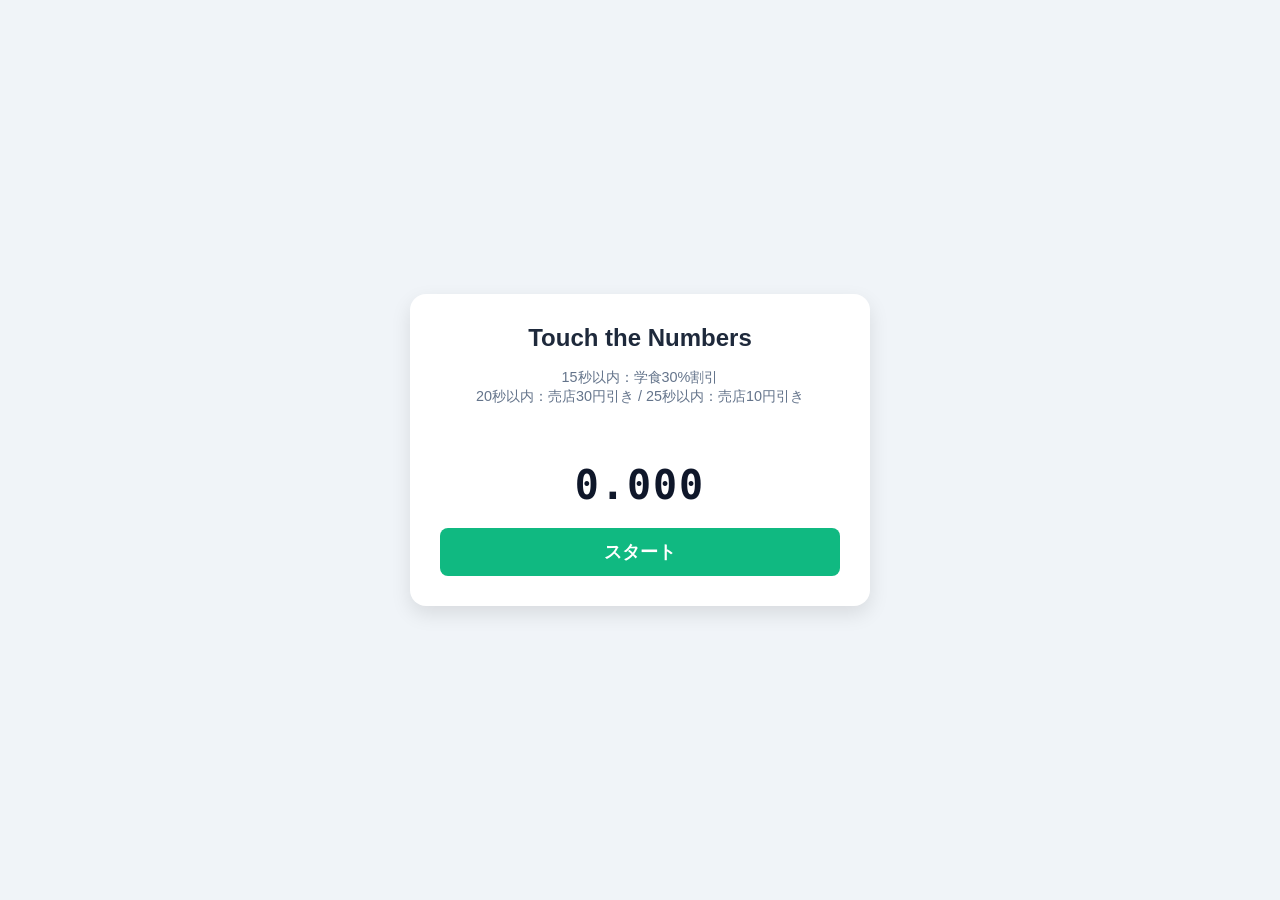
<file: index.html>
<!DOCTYPE html>
<html lang="ja">
<head>
    <meta charset="UTF-8">
    <meta name="viewport" content="width=device-width, initial-scale=1.0">
    <title>脳トレ：Touch the Numbers タイムアタック</title>
    <style>
        /* 全体のスタイリング */
        body {
            font-family: 'Helvetica Neue', Arial, sans-serif;
            display: flex;
            justify-content: center;
            align-items: center;
            min-height: 100vh;
            margin: 0;
            background-color: #f0f4f8;
            color: #333;
        }

        #game-container {
            background: #ffffff;
            padding: 30px;
            border-radius: 16px;
            box-shadow: 0 8px 20px rgba(0,0,0,0.1);
            text-align: center;
            width: 90%;
            max-width: 400px;
        }

        h1 {
            margin-top: 0;
            font-size: 1.5rem;
            color: #1e293b;
        }

        p.description {
            font-size: 0.9rem;
            color: #64748b;
            margin-bottom: 20px;
        }

        /* タイム表示 */
        #timer {
            font-size: 2.5rem;
            font-family: monospace;
            font-weight: bold;
            color: #0f172a;
            margin: 10px 0;
            letter-spacing: 2px;
        }

        /* 5x5のグリッドレイアウト */
        #board {
            display: grid;
            grid-template-columns: repeat(5, 1fr);
            gap: 8px;
            margin-bottom: 20px;
        }

        /* 数字ボタンのスタイリング */
        .number-btn {
            width: 100%;
            aspect-ratio: 1; 
            font-size: 1.4rem;
            font-weight: bold;
            background-color: #e2e8f0;
            color: #334155;
            border: none;
            border-radius: 8px;
            cursor: pointer;
            transition: transform 0.1s, background-color 0.2s;
            display: flex;
            justify-content: center;
            align-items: center;
            user-select: none;
        }

        .number-btn:active {
            transform: scale(0.92);
            background-color: #cbd5e1;
        }

        .number-btn.clicked {
            background-color: #3b82f6;
            color: white;
            cursor: default;
            transform: scale(1);
            opacity: 0.8;
        }

        .number-btn.error {
            background-color: #ef4444;
            color: white;
            animation: shake 0.3s;
        }

        /* スタートボタン */
        #start-btn {
            background-color: #10b981;
            color: white;
            border: none;
            padding: 12px 24px;
            font-size: 1.1rem;
            font-weight: bold;
            border-radius: 8px;
            cursor: pointer;
            transition: background-color 0.2s;
            width: 100%;
            margin-top: 10px;
        }

        #start-btn:hover {
            background-color: #059669;
        }

        /* 表示切り替え用クラス */
        .hidden {
            display: none !important;
        }

        /* メッセージ表示エリア */
        #message {
            font-size: 1.1rem;
            font-weight: bold;
            color: #333;
            min-height: 1.5em;
        }

        /* クーポン結果表示エリア */
        #coupon {
            margin-top: 15px;
            margin-bottom: 15px;
            padding: 15px 10px;
            border-radius: 8px;
            font-weight: bold;
            font-size: 1.1rem;
        }

        /* クーポンのランク別装飾 */
        .coupon-gold { background-color: #fef08a; color: #854d0e; border: 2px dashed #eab308; }
        .coupon-silver { background-color: #f1f5f9; color: #334155; border: 2px dashed #94a3b8; }
        .coupon-bronze { background-color: #ffedd5; color: #9a3412; border: 2px dashed #f97316; }
        .coupon-none { background-color: #f3f4f6; color: #6b7280; font-size: 0.95rem; }

        @keyframes shake {
            0%, 100% { transform: translateX(0); }
            25% { transform: translateX(-4px); }
            75% { transform: translateX(4px); }
        }
    </style>
</head>
<body>

    <div id="game-container">
        <h1>Touch the Numbers</h1>
        <p class="description">
            15秒以内：学食30%割引<br>
            20秒以内：売店30円引き / 25秒以内：売店10円引き
        </p>
        
        <div id="message"></div>
        <div id="timer">0.000</div>
        
        <div id="coupon" class="hidden"></div>

        <div id="board" class="hidden"></div>
        
        <button id="start-btn">スタート</button>
    </div>

    <script>
        const board = document.getElementById('board');
        const startBtn = document.getElementById('start-btn');
        const timerDisplay = document.getElementById('timer');
        const messageDisplay = document.getElementById('message');
        const couponDisplay = document.getElementById('coupon');

        let currentTarget = 1;
        let startTime = 0;
        let timerInterval = null;
        let isPlaying = false;

        startBtn.addEventListener('click', startGame);

        function startGame() {
            currentTarget = 1;
            messageDisplay.textContent = " ";
            timerDisplay.textContent = "0.000";
            
            // クーポン表示をリセットして隠す
            couponDisplay.classList.add('hidden');
            couponDisplay.className = 'hidden'; // クラスの初期化
            
            startBtn.classList.add('hidden');
            board.classList.remove('hidden');

            createBoard();

            startTime = Date.now();
            isPlaying = true;
            
            if (timerInterval) clearInterval(timerInterval);
            timerInterval = setInterval(updateTimer, 10);
        }

        function createBoard() {
            board.innerHTML = ""; 
            let numbers = Array.from({length: 25}, (_, i) => i + 1);
            
            for (let i = numbers.length - 1; i > 0; i--) {
                const j = Math.floor(Math.random() * (i + 1));
                [numbers[i], numbers[j]] = [numbers[j], numbers[i]];
            }

            numbers.forEach(num => {
                const btn = document.createElement('button');
                btn.className = 'number-btn';
                btn.textContent = num;
                
                const interactEvent = ('ontouchstart' in window) ? 'touchstart' : 'mousedown';
                btn.addEventListener(interactEvent, (e) => {
                    e.preventDefault(); 
                    handleNumberClick(btn, num);
                });
                
                board.appendChild(btn);
            });
        }

        function handleNumberClick(btn, num) {
            if (!isPlaying || btn.classList.contains('clicked')) return;

            if (num === currentTarget) {
                btn.classList.add('clicked');
                currentTarget++;

                if (currentTarget > 25) {
                    endGame();
                }
            } else {
                btn.classList.add('error');
                setTimeout(() => btn.classList.remove('error'), 300);
            }
        }

        function updateTimer() {
            const elapsedTime = (Date.now() - startTime) / 1000;
            timerDisplay.textContent = elapsedTime.toFixed(3);
        }

        function endGame() {
            isPlaying = false;
            clearInterval(timerInterval);
            
            const finalTime = (Date.now() - startTime) / 1000;
            timerDisplay.textContent = finalTime.toFixed(3);
            
            // 盤面を隠して結果を見やすくする
            board.classList.add('hidden');
            couponDisplay.classList.remove('hidden');

            // タイムに応じたクーポンの判定と表示
            if (finalTime <= 15.0) {
                messageDisplay.textContent = "驚異的なスピード！ 🎉";
                couponDisplay.textContent = "🎁 【学食orバン30%割引券】獲得！";
                couponDisplay.classList.add('coupon-gold');
            } else if (finalTime <= 20.0) {
                messageDisplay.textContent = "素晴らしいタイム！ 👏";
                couponDisplay.textContent = "🎁 【売店30円引き】獲得！";
                couponDisplay.classList.add('coupon-silver');
            } else if (finalTime <= 25.0) {
                messageDisplay.textContent = "クリア！お見事！ 👍";
                couponDisplay.textContent = "🎁 【売店10円引き】獲得！";
                couponDisplay.classList.add('coupon-bronze');
            } else {
                messageDisplay.textContent = "クリア！次はもっと早く！ 🏃";
                couponDisplay.textContent = "今回は割引なし（25秒以内でクーポン獲得）";
                couponDisplay.classList.add('coupon-none');
            }
            
            setTimeout(() => {
                startBtn.textContent = "もう一度プレイ";
                startBtn.classList.remove('hidden');
            }, 500);
        }
    </script>
</body>
</html>
</file>
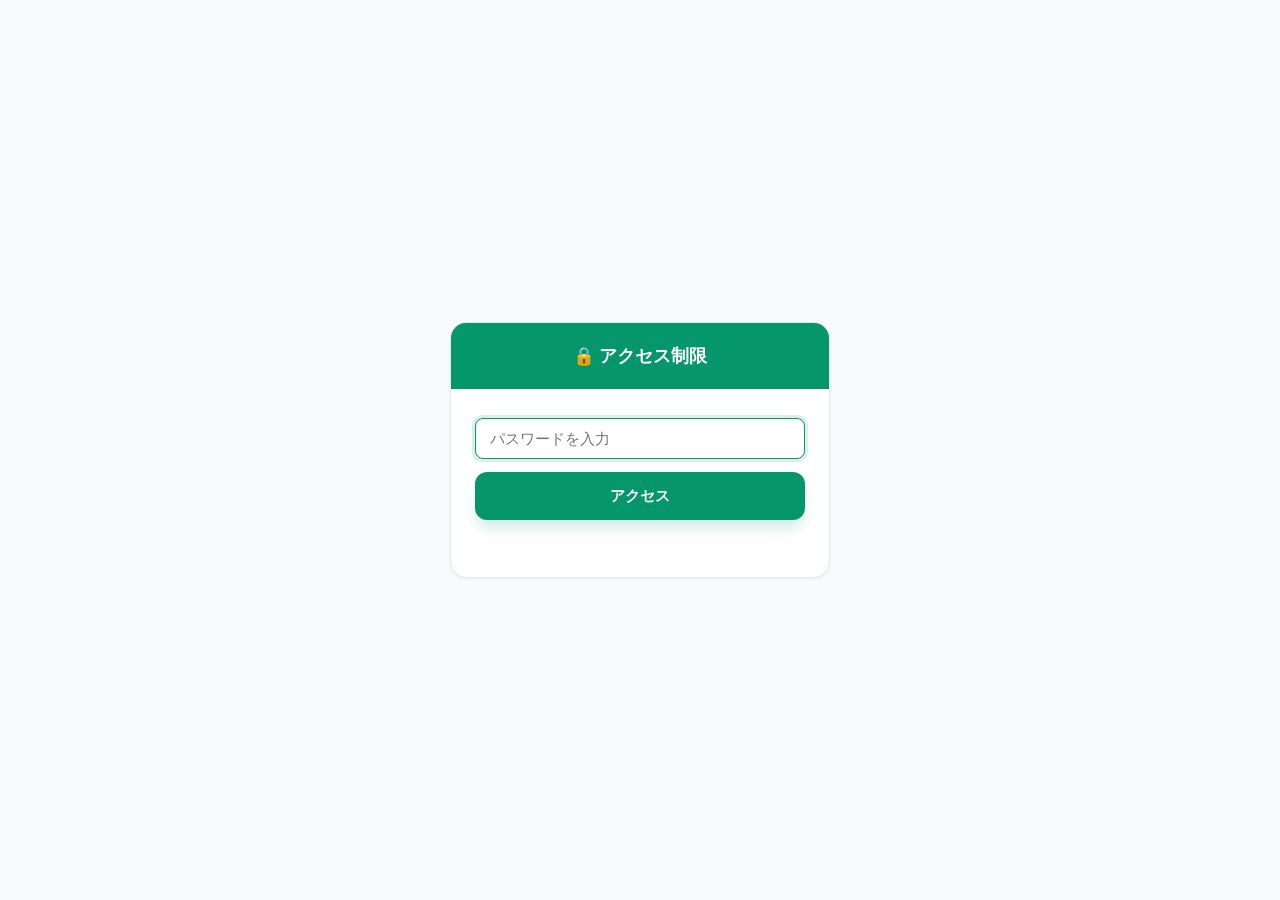
<file: 03.html>
<!DOCTYPE html>
<html lang="ja">
<head>
<meta charset="UTF-8">
<meta name="viewport" content="width=device-width, initial-scale=1.0">
<title>アクセス制限</title>
<style>
  * { box-sizing: border-box; }
  body { font-family: -apple-system, "Hiragino Sans", "Noto Sans JP", sans-serif; display: flex; align-items: center; justify-content: center; min-height: 100vh; margin: 0; background: #f8fafc; padding: 1rem; }
  .card { background: white; border-radius: 1rem; box-shadow: 0 1px 3px rgba(0,0,0,0.06); border: 1px solid #e2e8f0; overflow: hidden; width: 100%; max-width: 380px; }
  .header { background: #059669; color: white; padding: 1.3rem 1.5rem; text-align: center; }
  .header h1 { margin: 0; font-size: 1.1rem; font-weight: 700; }
  .body { padding: 1.8rem 1.5rem; }
  input { width: 100%; padding: 0.7rem 0.9rem; border: 1px solid #cbd5e1; border-radius: 0.5rem; font-size: 0.95rem; margin-bottom: 0.8rem; font-family: inherit; }
  input:focus { outline: none; border-color: #059669; box-shadow: 0 0 0 3px rgba(5,150,105,0.15); }
  button { width: 100%; padding: 0.85rem; background: #059669; color: white; border: none; border-radius: 0.75rem; font-size: 0.95rem; font-weight: 600; cursor: pointer; font-family: inherit; box-shadow: 0 10px 15px -3px rgba(5,150,105,0.2); }
  button:hover { background: #047857; }
  .err { color: #dc2626; font-size: 0.85rem; margin-top: 0.7rem; min-height: 1.2em; text-align: center; }
</style>
</head>
<body>
<div class="card">
  <div class="header"><h1>🔒 アクセス制限</h1></div>
  <div class="body">
    <input type="password" id="pwd" placeholder="パスワードを入力" autofocus>
    <button onclick="tryDecrypt()">アクセス</button>
    <div class="err" id="err"></div>
  </div>
</div>
<script>
const SALT="z+3ZFAWlT2/k5COMn0oVWg==", IV="WT4R97AZd5TkF/Xf", CT="5ME/CQA3xbZxxvB0S8Hde+bJa3sdOCqIoJwAmV0Bd9VOoAW9x71vAiF3PyKY3Q53afMp+wSxT/qU0HSZhQFnmL8Ams4eecwpyCRiV0rod/BhAWF8xO4HEZ4WCfLTyCaaYLdE1jgEm0TdhMaa511I6neMOnpYolCqurtYZDrzDad+uUICgNPkhp7iBPabVNN+jTE90+nL5Got81ksdImHItRlwUJzT4I6kf54Gz8sUv5ZIp0y1F4r2zeGWPGfuXt/Bg1zNvEJL9Kk/mcbYk39fqTDnVB1d1V5KnZaVXTprZN2hyN20glEv8xCxBC+rWAvTiPNmPKNotcwzx/qztaAdSRfDkog3g1u6Ahfa/AVD0lyfsfyqDdf0cCHbrO4PlJT3Ihjvzp4OgcffNgUg4I3d+Gbttv7GjMYlYqq0NN4LJe5b76D/nnJH5Gtyy+PFOpfDS7otrYaAmUwINO0FQOiGjyGOgmWRyfetOo36hktZS9BFufu2FHFC76/8pq102FTvRoTb/6h+vd8V+ajCGPhc0TzCZMumRi3UJH/eDw16giDLj2Fza08aHEqx6TedAgjtHO9ndMSnNcQsSu/eUQGfT3nzx4v2AM+ku8aAznTf7K7YHthIIpkU6K3FpoKc3T5pJtWxXWGN/KFesNc0NnNpQbDBmn4JYsxKUWGQY8m7gNWGV/[base64]/HTsiEE8diiK6VjS4wEP06G+mj7KYCZ6+w+wdMoP7idt5csAA9sklXVT63waKb7fIug4u5SO3eF0GSlN5lLOfoIO6ZZigxj9p1BtvoX51LOudQUPsSXR1BjilSXDf3ZPPpN7pAqps5JaCY5h15X4G4M2RUc/bwsEKy2A0BNwWzEFSXJMug7q56/pk7aMrjHYS8hN7g0MlLEIEBFyG5AvHv8XvEP9CUocDZfOkEPTN/IK1u4Ba9KZBAJveSwc/PVWmw4hp0G7W8G2+Zj5wCtaqReSGWD55gOMq7UMKhVPXrn+Yl9DVmSPtdws8NKqpEecoyNppwOEEl74KC5piiwIpkN+3+BXyTmNnafK5Od0L8N+LVVgYRCylK+0n28q0+fzuI0mXQUXSMDZro1P/nIwlCEkDdaODGNyTLGjGvsBibI3dIB307XJHjhnnoTHWOt2ZMWde0dlbsOAbQPNhc90RtBtJSbhFQ3yFHt1ZnY8M6SSOjuz79CYRWx+VD4q8ehXO4pdhTaLR3NaS2xgMz8fJSB9Jy1o5Aau19I18mbk42OxHJDE1VTx1PP444ECl/jtP+Ke4iR+Gbhia+q86gkKaR1W1KN+jXYqhAZtiKBwfOtC9r+Wenw7cTHTkSqqjj7Cxyz9scQq1obaM3xRQXyLmTKE4d2GCT74MEBnu0xnwyQEvH22rtYDUFX9q57K/Lrrfa9SJh5bqVAL7PEeULkn7kz6wzfK0UsSMv9nHGUmQDtaQ663UFinQEWdRBWlfjdm+8hKwvxJe7A/HhWt7shuqyW+PcnIhiqacLykVvi2HUdJbhnwMA7zSYJ+SCEHI+MliQexqiOdkowL2Nav28DU3J1ZaYH882NDnJCRtoJ6gFODNlmdSETMQG262SoruSJTWNAh+j65uM/H30YKOU7tHryNzamTno2QMVXyYKDOUDpf9tOGbncwKqkmStvAy1rmpYAcq7diP+/h7AYMlQwTwVQucapXBKi29OGn/4/Do0UocQmUeIOSxEUgzfeBWqJdFRNG7NJw8euMFcmNZyt52XGpvirGNMc2LCoBtUovZIr61kJ+gcnZpQiMRSW9kDR6OFU9lJTTvFQeuwiPrpu8dDONtmMhzV1r4io42zAklrV9jfdL8b97kAapN9jKj5Vg4EfINghbcg+HzrIAa+l/9/uJ13PiYnPHz+XvCMET9k5ExiTMqV/coaMrb+TB5zg0L/57TJlXIX3+90+Jt5llUakdzlXMa+KO9XnsS1XygVKT3gk9dOUAgTvW2iRQ+eIhNkhBaqmBLoALvsvu8z0gjpeZWcB48ownBrPor0uwTqulZu5vgxHtxSlsPJH1qL/GrAXEpIEuCi+U3wsPR2oyTlH2hLkQ7OzjugywyOcNFLykQY0iD4fuZKsBOyzGse+lzMEC13KkkNI2MHwKd7gkcN+tGW33LwnseiuUboWpOPF5i8HpRGQ4yqcQptgsK/ailg7I0yAsyZYle+njoe80VWlpq/J2EnxMsPW4TdQS52RI2O1NPn+Zmr0qdkz845FkZ0Wx0RzzoFOzIequ2FEg9t3+AVBcLddygx8PPyZ/U//TolFmPRIHh4InclzwqduX6duZQUoTO8AIVjdz1jdIdyUydWoRM8EHyH/sech4mnts+lhVTngmLAiZUF/3ISXUVc3xryFCLRUKd+lXDrqqV6R/2wJmhY1Lao0YfsGrC3zX05W9ZKrDs0KIyYyAVrk6seLoOw3n13FQ5FrNsojDQ5+BI1uhnAXGPtnGTybCVp2xLbRhfLIQUDIQHhlnFs1WT0bztMkzm99aQl4R4WvGqiUoL3FRZABgA0IGgP9N5Iu1qIwijr2zDrf1MtqFm/C8OARti7jndW6gYfwcnk+rAHIL7Vj6SIre5NjcLyC7E7hJ7WveXbHIqzbOgXsd2fekWjyrZVVyhaup8XR/4hj86qHCCafE/vrrhgbN3oYiplhxdYqHkGlslwPKJpkYExbZXOq47E1qOvg2jnOIMJ/cUDlf41JT6I2M674slu8fwYkvNTEu+QbJ/zoQSSOIxcRk6YJb6EKmyXahM9Kh8pCVqeDUGm2fQxUTnGaGbY9KROTPQ4wEz+pxwTK3gj/n83HF9MwOZ7L11PuGAAjyTqLUQsejCJT8P+AK2d17tsc3OMmn3KdP/RP4SU2uXtOlTJmpkFwaOKwTNq56gHnqhFS33Np9P8BuaW5Mb2OqD7WMPXAoi0x+dTkxFNCefc6ufgoldMBfruk+tL0Rxahemdz+POQpU37xZqTITz8aVPTdek6MteIV5D85er4JmYW0U/DZ8NJWfT7Ap6hiwB70/aiZTP6MQHKjv/mRwZek427VGy6ZIdH277rBoVWetpVVJjberjWIAVP6i8thi3g6VNrTBGI60T2OqcstLW8GjR2UqyXyVHORrB8Lhmwj877NTAb2k+0Y34bRTetRTMjpD2Gfp98beypHdpzJ7dQNdv2XtEncWJYLt2UvXrfTN0/HiEiv1H6Zi0nW5pP9xo+aOxaCdUXysCezK2H96CLskNgleWLLHNZtgMYF2kyAv5ASCNjA6fOp73v3doNYV2pLe+5wRw2z0xZpkh/UgWc3uP8ZBidmAnecUtP/0Usu6Xc9ce9u0NFmAhWqZ36MJeOqon299ukbEcHJGkOtvbF+QKuHmgaVR7BNxP2HHYdxtueMmEOwHE+Jz1YdUe8POgdqLekqyzqlMTigGLQW1sIbDNWEr7YZ7xkVDtksvpyGHkKDM5cTattrJejfOiuXVgc0EQMGtsA/ywsB+RK03wbzG2N2LrevKMGhQFJJklJfECYfYzDC+kv/A0AtP9bk94N5OPDgroYztKBag7wCwSjHyVg+A/8eyDY3lAcDqfcxoummO5rWh+kq+w1jo/bCSoCzw1anCbJIXJOFCc2UKKA36adXcIgcs+on+Vv3A3zioAusaRoicRrojurL3eF6jH3/X/XQLNkUFSg/VWq6owoSHLjFeZN/ierDORJYzn12cwiNhShp/84WiudfjLfSLnobsieztl3qTkPyx5GCZyxzs3YJoBFxCYALEBEobU+eFmN5MJriK74SRBFoKPsGP13mp1z/1S7AwN5eZfrP1YBNIgXdycmDaAlQyzS+X2CDF/dEwRfbrOuCD8oP3mfbioKW8bpUVSn41HE3EvCrSCsJMEpuGvW//4dfV7u4xgAekKf+LP2LPThAw/xnErZ/u4uRP8lqbK9HYN1O2ylzukQUExATvkbfC0Xy5wI/C9o7plOHz/[base64]/E9+/f1POA8fAEW/pu4fhQ2dUnlnux7fn/Z64yx1kHHZsipu3t2UPkcVweiJxtDY3GzQRm53zvkoTWjXPXBTerwe3xLhcSMSxXz2WUxYYCf72XNnxh7WmkglX8jczSCz/6dYGIDGzCUERcEel9F8sl7nFveIKTl5dwSlSshyPh9CAPwcDdecdB4+LLfWzPNROKcAOLxhCCR+8q/0L+9F++KRFAWV1CjIlKvILrd4++DcS7oz0ahqYz5O1bYH07Lm/lXcPIb1/aevT4KdWRUtLfYGWYvWwnf4iTIZc36hkPVPUPnR5p3kXDjzecHOv1N0nYDCe9xDlwDq/nIECirCogSwXAfFKymqDgoMJ6K24l/RS+etwfUNm136ZBYvJIBYXhgzY4icWtcjw9EWnergmh9jOW/psx55QgTBLGBnnBznuXuTpS0tXVPy2ZZaGilW+2gfyhvqLoyJuuWwpTjcNw7ZnLtIm8Vc0ViN6flz0lham6mXJ6zKG7DstBbMYVxko2g+WO/9IAd9U7dfhnrdfuyj+OOsJZGMoIuDQyw4zAAjRkwS+K8yys+d9nh2qo1BDvRloBnpKNQMYfQ0xs48ttwP/X1bwcvuk+VwrUjAlT0AkVhbxpBgUoa4OIpbTOC1BdVIQ/4HDrHOcdlTpNMyLiF6L3Drippbc/YnoONpB0xrr/arVLoRdCLGNmfBSAj0jaJClG4LkmuyjH1oi37oAKY9XKxbPEnSxe2tGeH/vsYHiE1kYKk2LADihWAgGNeKHQ3wgUY049hO4YC2otolvPf7TMsBsPhed0mi5A9jYzUiNvsBNJD19VzGnxR9LjjWK+AwudEQkToOWh7KKzdshZfce8PPPbUzrH+4mEWewtbJiNDBa2yUJP8rd70IbZfLbP/h+Ob7y9D+l5wzRbZRm5Xswp37qushLy8tAqE6oVCeKiJwLYzYCBRamr5/1v7v+54EafuR122mhMfqeVAb1dTvJyblaRXGyo/R1b/y/dXKxrvyRqd6hQtru/g9Dxgp/F/6Vn6bvvQq3/Da3kQ3/nGZu3fZxS2hS1hUflxFOS/2sUFvGUBVWcQfQY5aH05LwetLfXgC/zcqGFImWOlNPGi5iYDKWacPYpVSxlTr1K0Rc1LE2U0fbANaUAsq4pZxwSSX+A/u27uIDX3n+TdT20gAMSNQHhULt6TveWxL0gUQ6zHOXSe9Jg5coKxlDF8eiWpi7U14jW6ziJ8jCbk6FahdXWh7GLdI4jO5wRXOxqnt+81pFiw+74rXs0clw/Mx8lvW5GnMcMmIQcC92YJYJUuaYYOk92IZs0NcZAt1W12mIxLyiniKBeA33gQHPInX1KroUR7M6f3y2eMuCL2JwrmptoRaXSRFuFJ9xrcWckJCw6drtzS9bEa3AB247P9If2suYfpp0Sy8fte1QQquy+6MZq05/qmmpnc0EoYKteHlm2GaGc/[base64]/[base64]/9nVmmOLa6zdyh3JYPKUNT5GEyic2l4Y7XJJcwKoadA1VOR9sBxreY1tja8ImX70ZeZk9598rW4QELPQxNYQvEIHYd+N7Xpb5gmSZMLwVqXi8eiik2lCRpL4/wLD4KvHm+dk/WIbSKrRxOtsmRCxC6YGYtYr3jBtDAZrCCKPpigflOCOueN6syMMYrt7QLxzgqwGYPrvbnIm3o55OtFjJcGH8+9PdXxCCr5J/qMNHG+25sbTF009AdxKDGW+ZV1fcWe1xikzZkpZxU9X2gv/9C3P1JH8pOiAuigrvRw1Nr/VN3rKxlT0lJxibQuQSEg75eRyYvz5c/arKnUiJPDCtxxwlvRiC4NvkEropyULtsJ4smwHc4/JfaeWDgGlLVcwopUvKcuAuADT4T1uzt2nySTzSPfkU8Rm8dZpBlEJoTZGw3pU5k0+q54iNKADvz9h9+64qSsaH01/dazUd/y3TzujAl7zJAa5pLL8DQT6rEHAB5RZ3iB9rDklDxKaJ6W/GLZcRXElfv82VBlKtfC2i/C+CA0p4REYb4JgA/hHls/Q1jZ6gT72KfL1FVUVd5lMea/wtS+HWQzwUfxW0ERRCoaUtxsb3dSGypomofSe4eiSsikafCVt1y4A7985srJrCzKMyLxGW/[base64]/Y830xsQ/Enh0hnHWrykuo4TumLwhEiT6bC56zReeVYtS/OCV744L/QJb0dcNJyyqcfC0Sp+p5EciZWK3G9bY9a8vh4nQ0rncaPDovSex4gsADgdZCnRR+ytzs/Z0xmpbbnKgXMScKl1bV9VxlmqND/SjswjzoX0GVPIzrbyTYa7yA6z+tJ19ZJf7wS5iZ/lKcAObOMT9dMYLh89Vq9Jb+CKW5nrkgxtU1OYfvyIBAyQ15HB2/ccIKiEBYzcX+h6+lirDvHnOEZQjTCCRoowYtkpNNt4DbQraXwvw1czrm6cW6chpXGtbqYjgcPJmR4oGiU82EPneyEGvpji/Jaoq8Wff3uomXem+/z0cthRh9+TVbRB8nwVQrDQjIJsR5Ohz26j1EdL7lbWqRCHL68ySVwB/Ppx+hpByi7uk6pn39OfqEifE0sVKbkHDhpkIyNXAfTsrki0NpS3bhbWKx2hwd1wVJKNZXHg2ryI819KTASfGUAIB3Yf+0TEKUhjX1H09+MptRPWxhiRZ/X6TZvStsituWHPpJWC8WFN8DrHLjri3BO1AxCJ+bTmSa6L4Xul3GcP8FkN2sXVUUgQz+LvS2UAvrWrZ88HS6QvCbHXB6eAVW+Uw1mlMrDD2HJeErpAChDaH4wEZvf42OPgquw+GFS58AN/fk3UnhlXvh0TrQaG8ncTx6mAmgAQvpeiEFUTqrzIKCbedTuzhWDcAykS20BwKDK9TPgxovOfSlJjkgVD0EgMCBkbwhrQiP7sHrPsggnPiEhdXB+Q/EWmMEp1B1vFQSNO7OsC3vuGUtrBm2pPNVf6nYgYGIzwAMLnTSQV8mD0N+lOBQHZStwHKpZkGKKhOMW4ZyFoHT76JqkX5Ucn2MWZM5NnBRmoxZmjQPq5snajWEQWhWqwDqjn2yDlOlgSKHEVd8Qwkv8qwG/+me5ZC/SJjIADtIh2pFwg2AC2KMF9oXk04C7OZCyVGg/fyLAOFWjDAXMedHCoZ591hid8nu1ivCujLa63ibwibbdb2rbhtU/Nvndbb6qai5vb/tXULY8lijM+QJUwqggxD5X/nJPJPTJy76BbrbO232Y0/xtYzyBTuqmIMjYViGb03oUrMaEKiESnbsDoR1mR//Lf+8+Igr/oVwCdt5Vr7rBYKO2hB8/OVn+nLpP6t1cDmFibwnZdqQcKzAOt2nwTPPCK0ttsaUJvlyfmkEH3zwz5SVvvjWEHDAnd7m1h+SD456t0kPZfZWVKFdTcVvGXmC7lSz6ENTFXiwnFme5MvUmXbWwhTy/Gn/ZLytD1qXktDXwkI7Y8Hc8jac9nc6uMfHvuIPSlprxxxfk9f30dpHVSkcqf4Pr7ZlEDab+ldSvh927CRxw3IJt5s9rSs6qOwgWPmSlNgQbcOAWroLrcUDVOOiJScGL9UY4xKcZexatR7vzpYUFh3egYG71RjQ98JwFULj3Bf/aZZKM1czBCyhqWcxSA1/2Q8WniFSHsoEJXEirVtz/n2tWOzwRYJ0k+MGeNkBiGt3cRS6v2JGKaHmFOWq2UKXYEQgvuxfbzehz9MfUbFPS37/xv+c0h9wm6Kr8sffTS6ucg0JwJWax8ZY7zaiahYG0W68BFfJjZp0yUWLxN/u5nm2hw8rNOTQdDUq5zG2PiNqhsq9sOU+5iIOBvfbbS6XpP3Bh2ar44V67owzMguBzvMiRqYDTiPPNLLsAJlKs6DasNySp54SiOTEdV/N8UqiP4EeG3wB5roS2n/h7M6rbWkD+424mGDvzlvr5VEZ6y/KYhjtrITvpHKce+JeX+/n+oEohr7GQJF/9FLg9g8B5zYrLctaO5D72m6ipfoAR0JJPORlJxclv8GQ0Aqj8Fi1W0P/UnVVIBhAZMFTIAakYSDJ7UhfpowZqtb9yGkJGbjoeloMfoCfqWhIm3BR3CnCiJpE6yy2dIKLFcKZ6M5HAf8PJXXGYQvuslo0TQxlx/5bSjrut5mLiJG2HMXz3svxB3WcwvEHBnOeLfUtZkhvdSQ8P/XaTiGlefdDFyfEE+dCOIzU4plmK4rzvolluxbXweRbU+emxJ5JB0kczKrBbTuLJBhrIVvpleW0xURMbBwxQGqvd8KkrWIjFPIq4DLCVfyB3jwAPG0FX+N9Bc6Hw5E8IsINPo3gJs4gk2uGJhWwXHy4kkMZdbh5bNNqiwktAuwoKSrv/vv+BXC+oJFqCbm/WSeBKc7uBhYwO9a8ukmJcIuuZFBnfl3Y3o8TVNQvHHCPL+cDFvPTabPOV2eh9MYbr4HyTVAlS6W0TXcqPz7Cr1CQfOTHrS/kbIXjRzv6mYGjJhp0luacM0SdfHAYO6lEe2B7uuSrRqGTy82O7i4QOEVY4RPPql4VoUY63cWC/HG639wu2WUxGfbV0rNmxtf09lf6Ejamtux6Q4mWwH6YORc7D4dYTiq31TaHz3IIumivRKCFFiMdRcBXMKENExeXEauXKHK0LQjhbHn+ojVzMLKYZTQ4r6CSKkDUiJrUTUQM9/ZT7QvjP0xGXi8xBCtXcttaVr0Y76bWSoBJwAc4dShqlgnj57eJWFIHUWcq+xvJAxov5095ALuNzEjPjfrfhonNiKzee2L4GAS42VAupWGz/3iyeWUL+BALW9IzVRKMs13Olm1paaSezRplQMIPYlaYKhMoQAQ5MjMiWnXzmAyVQGRr5dfZDxPp34vA9sGedeWezqeMAAyPTgi9OIJ43AoZEEyPUZmDOFvfFm1B1S4X43gWt+qwrreDjANB9gnR91ez6efcQa5lKu9C2AmumQV6J/Tl/k8Nou2UKTJMEG+qoB7j/kOOQc7EixSFcu3vtaTCMW0g8B/7hhZNHbZ3duCViLuxZUdZ0Okg0+QpCmN4DX0a8YXq+X7NpT+h7/LCu5HkfKT7WS9srklq2Xwd7ZhB+p/VwZFFpWC+gXZ0lQjPaMXFKJbnx4Qa75TTmJk1Qxr9oh3C4R2Y7QgnwhPn/cs5yOEBT9YvIn/5Ghd/VrIbG0k9gpXy6HKd5rKlIM42oOJ+JiXfEzxsZYircA4pZSCpetos5tIA+mMijhq/rKLZMhuNyGvjH2nTvM8LzzOIcmmKA8UKQWMXSRp64E89x9eEwvnXdjyBIeRoUeU+tFujsvSd9l0kYeaoj+CEy73PRLTzDAyATTGAmO/0iksUvzocU0RjyCKFf2ADAKkPkS7wbXwbMkrr1C0oILvQunjAadIrVKV2ZtT38TjX3QWR3uIPRlAORbsPENs8z6Ulkkh0anBDpbxH5eBVHQB/KL0YFgMtNCvx8B6UCG24OQr1GpU/13HMkYaLVug8DDn1Tq33nrUY9A97P8UQqh0oCqzm94zUf7LdLo59MMvrbPl54kbiMpA9+XOe+8p7JvUJzV1Y6iaAP0sOW/MraNrOUTHXzYZoKPY2iCccMoc5oTFOt8SA2w9A4gM3B9wrtuZ77kWKnzw1zmQi/[base64]/3UXkhl1yR3YFMvA2xQS9hRN0/cgndYx9GH0vkbhjcG9xwEv+b73A2IK2KG8mu895ry7h3dZN8DSH8jLuaoP7IdbC+aMkkGNtAyz6YxCVOIoYrsZ6Yt0i3C1YwL0kTmIdvW97EPj3V+GdJ+/xjcvvA1EDZnCpYPgIBCTRa8uu0se7rgjGW/T5y/8CqzV2gsn4qxKLR/NwQzd/82Z9GOrOL21wEti5GvR50JYXAA+J+ie6/M/gQ/L4NpPhrF/9ddRzbSo+3wSQRA+DYhs3yre1q+YmTPKr4MK4QjZhUHnCdKrjTi4VeRFS1Hwj0Qh1atCiNaodUwmI5kWjEbXDRg9VhjCOkAdtdgY0DTUEVhAgZkm+DICoam7Yd8bxz23hIvR9itBRF/1hW964z8mD4Gzz5oEMIqRmVeaX+7rTT6wBmzFOPAPVOJRVNJnpKjAzs+YEgCVcwjMAIx9wk5DlGLxnakh2ZH3neoEMPvOxBlA7bjJXI5JSa5jTP5VbAuJhQdRoL6HfkIHMQ2G3SwjdJtbrQw4wWsrjUAZf33lFsvWKsBLIC3/3+/XccrUzRlq5extu1ww87AmnEGtlWYQ2Yl5Op+zDaO/rTr4/ZH7VisF0C1/+5CnfrhF9uE68U75EbaF8ZNzzCzWFODbfv4gqYvmY39Nt7t5lqyZv98hM0LjTJkjDUjMJPK1kKxTU6Kszgm+QBBODFgu0sv4jMDLu3KH8rI6QC7OOSnf36DahYBTngzUvSo/umHjMTErQcSnjEHZO4AM0VdVjgRsqD8yuwpbqA4t6/hthlytfLuYCvpBMxkCJlTeUMb6spqJfuTXFW0hbMB6u9DCvbsbVWAzBtuXVyvLBAZDMGSyox94BpGSj66AKBNpmeBhVr4EuLyj/ydIf+j26Jz7IDCVFjtGOgOITDfIlZDdAnEcOXYnNkPV8YQP5ofptqWA780UMptZQUXERIcLWSUDIkBwpo0xM5b/9MbRz80L0/CIUlUmvtXjKPYM4vB1e0od1VwvpSXDaoierql/xdtXh/MTfZPOFC0fMGX2Oh2Nuoa+aHR282smnvRbiytmpG8zrdjSQKIHn1q9urrpHLmCeWCpOjv/mlp4YtN2jxa2qh6FHJePvDvtwIvjJ1hTzdhoDzw71laLVslspoD76jHHL0vMI6tded+kJRV2qjTgCk5ci4n2HKtZJbiMU2mjMZy2M5di/3hXqA9E33TRWZZDF5tOV9hsF4qvxRqhn532JN2tJprgMyUBV9EqAvRUPBgAr+6CnL4irqpcKDn8APWEj0YxDpv4uACjaIxEtnwxnWp5tGYIACs4UdSJNmMlVN2oJNmge174a5ENJaflTFsUHwi72UdnAlNBnOcLwf/EEWnHgbyq/gvCbVFQcCjdAOkXOVxFQaAV0vnvA/[base64]/ch7NWgA8NqtqwGcbblOKYeJLHVvpT4AfKMD2RKrYsbOCywP7lpu39hR/0m7rceJGTvXPO3QFevnVX9hEJFn3YPfomHsX+W9nD4Ayn7upqeEU/[base64]/Zv+0MaJCQtJUxQgZdWw/3Cj6A5wGjnjzWZPapMIJuEu9YfO5QUWAVHYgfAqzXW6OAokPMhFQDmIYNQTpPtZar344169K9V/+V5GH6ZaN4KwnPrU04owG4riAqI6eapYmHnlV4ft+2eSoWpKXiMAlTAWdzSXcy0e2TIn/[base64]/Vv+h5ZGUwwXfOxL1QO3uod/WmS4pNA8GVBe28+05e435NzMEirsh1SeTXAv+pI40s25TF9OMVYEvg5hdwli7HOQm67LI9SiUAQtu+CWn9u0r+GlF9SVpq0TlTFc34XdXRQqLk/OQIQgU2MJe1LeR4ur+UPVXDksX/KgNnPfqsyMFqrJSwAPH8yKTHlUhmKAf6MNH/yXBvNSRsvBYTKn3NnDUvXVlrFLWyUg93KNiDb5kfSMiOVRPeat8EubVlMKujaOG/oZ3yIQ/NPzjm9/X5+gf5yzKeJ9Fk5Ou4NRNqEWn1PT9moT+HAswqah6XP29qbaJNvfLRplos2GpnbMH3aNtQPigODoNp5FgalEHeSIUUAHX9s7r2AaayHQCpRfHNYgE+73ELUHssKlZzKIIgKahkUB7s3FOA0WXnPouP00iGyuV9QFnwDAhUSDX031g4xfmv6rYs9X2ABUpc5f/2jS5nSt8SqcOsE3W91/wkF+rZmEKqSvzi+AsZ5O0lmrsgK0/TggE4rsMmpQ41IXNbzzAMoGaIT/zPlqGsRcDEcTeERqWoHNgsnBRxHTtQwxUBk4WgJ1XIWDJhDfc/6RaT3XLcoEb4D7TcYBgz8sAKHh4lc96xLFUTwWQPq0UvfAvBmuV46Bvyj2X67/Kmi+2Ar+NCXdNAnGvKbqOcGsmtRt/HW0ggQHpsEbCW0PzmctFqbidIHeKmOVp5p4xbP9ktakqY/[base64]/Z4oBmQgoWDTfm7JXFDMbRW22baYVzs0SScj/uw89HLe6e/jUeZC4//rTCLlnXcy6n5fmbtq3Le61Lg76CqzQIGBjas114D14h2wnlCR3cTJhccfM1GrCo9GW4+ML3zeBx/kSSNoskqERjrJ7BqyQqVBpL9xtZ/mtGPjMKGsZnyjuto/y5E1yk0gJaftbmG8nyqBaMd8KQ0PEOidurudRhhAxfXXcs++2xznZi/[base64]/F6tfB9hzKSO9vCLHQU1byOEQg+n/58+M/SpCj54dVutirc7QDb4AViUI3xRjdcLvnRQtvLB94WEEFY8kZAu4AAKsw9e4jMvKM2bS3W6wVL8tOLu47w1dpqdRQ6rWKNt9GyaKd9oXVJfhN33r/cfJIexGltQxHa4yntCvnaDfvIB48X44clreCItz7vxPJiRST0ow90+Cm1IIZvs1pK8CQjaspjPLuynq2zcCM1fISR4ZdJCM9Vpy2M+2ZLcaLZa1H6oY2m5/Zqr5kXi/thxg7VOO5Qky8sdOmQRDwomdH0iiME1HqXButtHSJXR+MDnQ16fzjMSW4rKlp4hxDrTAeClUQfXDlLjkmX81LEwwsdPK/Qdq1rxefrYXe20Tu7y4DGySlbrpBJJRVOO8s2OzIZ9noDdJFE1xVe6pAJSTOqRu6pN6/cJlhCGzfoekxc19psXOsP+zmoVDw4qeqCvLpn9qAql8S5MI+lo9z5rrLP0rNTftI2JqM1XYjTWqFq2/FCTt7uMkrOZM9sBwvsGxZrGUKqoccgKmMhT0rr+//ENRMDCn9Qj4q/+vQQ0DW25k1niUNlrBgFBfW5Yr/FG4KIKoyADTTIj7we9mf3RPmCqk2MDhGCLD1SzDXDRK0CUALvEnFQlbwtz+IlXz2L5fA0jvD9HWIwDV8h3Ys4F61v2WzSoLdXY624cjzjNq/ctFhA7zRp3yX6IjcZcAlB7dQwbX+kpSuruVzPNPX8RoaexrQ0etD9S2BUOJ1+sykSpQVwjqlJnxXzwxia6dgKctFKo7NFAnawBHOEXL/OJXDmGe1St9JHzaRohqOGNiOCcZdpu1BdIzpIL2iEKZDu5N2uxiI5Inpcj4qrKBHZpfKbhuJpcP51n1IgKEoWr2gnUTxV4lzI0FPJmt8Qg3RcnrKHuS4h7l/bLl0lVVsbxNiEoRRnLp5IN++BqeQQbpSqEKf+FMgNa4qaeX2fHWjJf4sHojRH+JaQ06UJl+JxQ0+FqfLZneZHjq09ch6RGbOYNWu/cRuYMWP6bxNn1M6J8BLSUnLn6keabpLlRrwt8URtclQ90qcexI4AqkpeJeii2fC8iB1XXvc0g0Rb6Sooz765szRPhjrcSqi88fYfMRJqOEaB6aq0Otms+JqDN14Pw5HWqa6HadQVh0dHwPRAvkOHNZzYdkS7fTVzuMAjTCbkgyUGFDLe56amIOi4RA/PngPiVqANP9jLCi2eXWnuMRGdIG30o5pjbOXjnWAgD6uFxJ58tbUxPovepqHkijYuR7V6dEdHuGOPDIWI/[base64]/PEV/JDn8effwsFcLPQ3HFRybb5dFlX/dPyMZvFcYseHeu/mKMlQzDjm+jDkb9M2kbb+GBZbRXPJA4PuJCF7IJPt4idU+89B6PQNBcPLAS+XllQGCT65EtA7mg0qvNqd4Ennwbb6+o3j/0cYp0Q4cmj6xmFTQEZa8l1EOoaO/[base64]/Sctu1Ie0josbY9l1aIvkA3k1DkEef7BBoZjHv1UtN4OMiJnrggFXOAYc1374QppNRFMKxMBraGOJuNfoKlwtMNP1ChjmGky3TPqekZJ6TDk9vQl1gtC8K+ENuqvtjN4kFkFknWujJ/q5Xzx1C4uh6BOEUGFnVfXmIMuEFe1NV561NHnQRgfis+sLpFjXr67pfpDlbzkmuKeAeUOWIkb/T8K5iXu5Sw5NLJDOdmUAH/lFqZOskAWI6bR+oloJF0KRYS/iDgypwjcqZBPrFnHPMom8YowUOGMgczwNH5wbQ/XroQ5rD12zCpqfh1iqTSIWBr+lb3SEOmVkzwEafwYyhYe3t+pikUfnxQnLNcRI+85+2McMOsY26lAe/aHL03wlV65+xAjcClSny10PWOWwZnHmvdZABwyN0FbGDXU1QywlyHohkwXlsyAqBiENJ40sFVDQTxqxsTznLvYja8no5N9x/EXU3TLeJkML806MZ2n1U8UP6On0OVVirNgybQShwwSdhtnucbtuj5dGBkrA/8AwHD0Gom0W1eHBKk67CZrGNjgd65CWFtbLC1WXPSi0jwfo3JSxipsZqkr/0cwuKstjIKsHfxZwqa70tiMIaduwcqI040L9La6rAwmO51Hv2C1Bjl9BrGiQ38KFfYxAsEqeUpwtrgf9R8Ir8dtdVYWoLvu69kLv5yRIeOD8xnx+oFYa8fHndQFwL+n64hteBYZuDRRHATBEIfeOJpwabI9+lW8sMz8MLJnjW8Ywy91Er1HENhLf/xHg0zcSGFzfqTUmugORFW21itYDQC614XwoGu6yiPetrXzGDVMsXSc8Zq9itQP4Y2PjsPPcc4iDJdVy5WR7p4OeVvow1Ct9LzuCJ18xfLaJKIs30GZQznBj7YdwVpLFdzoQM6GMazU+cYBGA1FDrucGTG/tmyuE0JMvBMj8LsVUXkKNKAMNhQQ7uw1HsfkYdFt2WsvEpVqW5w4v6cU+L7cE3KKHA2rDmeA8hI44uFAHwt21rkOHBLh5Kc+hd7Ft16UiuemgKc6mg8R1UjCUGgf6+bpdd+PcyaUjPK5DDXi9AoKYcUjKu0S8TN7GViGoSjZmqmGPjq9Lv4MTv64Krl/EOc6YcfzvN4uSSYZT7XSwZHoP9SDXMWhWqM7z34ETnvSD4Wacr/4+00b31IQ7jp/xJHXVY7YOaH6o1QtW++HtlN/xFVJsNMlw2XTwWnoA+DHNRQpa3M7k9B5CZaC2R/0XiUYkTeZdqFsXathLXOXp2vVcWVaZDaxXbUij/T8VrrTrjZX3imOC2SKpKE/TqWBVQ7PklhPnW3NqGR8YkCfNTj1ZUI8Q919uOteeHs9/XyhS37n/k1tWzDEXgly8esYSTbLPq44hr8/sX9JTk16I3cQu1TAeopNj4vQd9xaZvIS0nVereYBUCqg8ZG+Fl1eSHl6EB+sckblKpSgH4BEzUdYNXVXhhuPZjEALzDIpJj3c6GT+m1XnhAmYXpYwmMHB8eIwffgN5HtiRODJeRzt+VcFgBJ0YuQZXJT9/1VO2LLQ4Nn8nFdw0MmC+5Ce+4QoVyw21zVJLq1+6NX3NGz9tMR0LaTMmiPNuvnVdA1beyeYTo7OsXexqa3sOSXt1/gZxskc4E9ILahU/MrHcSBxLb7dH7CXMvYZ9uLHcftK2AnAl2ekkcXOsfHQYafanIuvuFxSv0Be8pptNJZ8OUqLZJmrEOKw/UbbW93OHpxY0BcNCi8cK9Bu4B6vFkHRyb96xee1X4Mnmc1KWEhCybJAoip8NrmTigLnk0rqKZwu081GjeMYn5TSgmB78kTLevGS7fQzWhbipr4N0SCeT1HxhOlsrZa7Y6E6W0CdE1ZUHR5fJULmF1VmqnOtPPKrBKU7DaLPq8FcOtVpmLYdeuXHvpOSR9+P/PLIVdQ9p5ZjWW9ccU1giVQE8YIRALRQXi3Nll6+XbUiSqpKc4rkT/n8b/41R2cd3r9GaeKzRz/T/WkRh01mGQV0MKexTpWk/JeLbanX9oSXUD8CDCyOk2fb3PiqQgv/urpJevsnstjyqhibBQBePHzI5k0/AuCmSqnjWer7SrFHTS2ayzRIiBx2+TOygdXXZ7cF1eBA6Gar2GImNCqopWz40kra+03zORtvZC33zefm74AdK8YDQvEjPQKooo8lEQGQbXWn656Xb4+HDcYG+mlSpDL/PgQI4K/m6ggVcfioFQvHojrRE6fyjhlcaOvFBA2sBjZFgNGy+ewvdBW0AdHEx9Bewa+gcpRew71L9Q9bTlPDraFOQjcVf5o9bviXGg38i1MzoocCcZFEuGN9qbSxa/e2EUu8znhVVa3vTbcpXAo7yvNyb8zwoDSDcMT0lQqkk7c1eAWmyzZeJAdsBVgh305HAVU2mZO4X/K9PlPhEqbDqG438O2PPzNs7WCNN0G3hLTtIfOhx78CTmyDqkvd+JPuQwVrn9McCzD29UtUbql85fO1g/QTyZDsaIfZ7+Cum+bRhvWtSG6tZjkAOLknVnM87xEAYO5nkuNK/17ACUjfsgo5ohG9k/cqcWzF4LrSDV2ghvab+lXirWL3Ql/DkJTpOS49/4YlsfKDtSd2/bSzHAB3RQyMnwVucpXrKPGjXiR2239MmTLJX6iLKXFyJ2AKlyR+VNGLG4S4LVXkP5SS0LN+FS/3zU2IizsrMTRJaAocn7THayU8z18Z3tB/9Vdqrt0YFYuIaKfk4xlZAAoVw2ByA0sUOF53PIVZ3fP6/lzw+zqFQDdpj6hSFTnED6NJ6oVz/3RynKS8HE7YfS77PvNtpkLm796NLhHeglznyXjjPUafbl43JkVQjRf2zblxn/Waz8r+1EZckonQIyZlgSe3B4vfpw3SzI1wpxeqC3zgja8KxXrTSXMvMi6rIJ1DG3dPmePvXYjCJ0MOztlIGfdOEz0NYLxEVbZVcWpjE4VdnYjaUgcGp5cBLVXyz30xfSL6o+lhbbppPsHWaRutNvDT0FcPvu/Fa0cknE/8CvJ/Wxrc7T+S67P52Uz/iiC73Kv8/sF5hDV+FEP07WmIat+dzeHuAjtoruqN1Yvl3Lq3UgHiS621PH+PF1YJJE7bJGoQdid2QvyXrtYjIrk2u8gISXtcG7uSU/evQ5UwB+BEP2/8nZ0zrPoZrIsBwuUMnzRkit3f4Kx5WTLMek73IHJ86zi+lsB7UGEmv/Uftamt8IoQHy2QJW1WKcmZj16NNgh6cE7Gs5xyTFvZOMwxKKcpjsFwoeJjFjJ1Ak8IGZupu6BsF+VhEmhiGuMfulJY6UmPzpIf2aW5LdRQNZhS14RrpdxCJIh+kRGPnw6WgrwIvWawZnvxlydCh0pTRjWuzEH9qNREXNA+ceuv1aOOrWpYiFP6h1L+lrqwtcfkxECX/SlYBPSD+CetEUZi90dhGhDWAC/b93a5A+OzeSGlom/Y/EXJDpvYyIHViVVJ8AMXYJmwt/y9F0Pty6iTAkakCI28S63DT1QxlNaFV7Ymz+shDQdW8+tYSLfk7r3Mu8UkLC6mHuesJv52coU8+RcNeoqh6K5m5u5aZ7/PoB9K5JQHCThK8uAreQFRaP2eRSB1ZMoliuuYX+yNE0AqujKGACrPRjWobRmd9PCa2KHRPsPRrnW4Te4TyJpgIaE4HvN/lPCM/X2VcHeaLddfbZ+6YU+vVg90K6tdVRxbl/4VV9+kRp3dZdYY9GmvfG5Fz/6poAP8msXYB1C67Lj4tcdHZbsuUdwD6fl6JpX8BXFXYZRR5d/[base64]/RrZnK3i1BtpUWRqDpEHa+y/Jz/dF/adScBiKPJj/F9W/rKF+8tCZoz8tklE0BrUZftzb9GKbsZNB+fxl79qtzi+PBA2gRnrYvKYGCyRvTrVvMP3QcH5I5lbNujrbmXUDxHGEYXSOFocvkxTc+kocEDXtaKt0QZDmkXs0Jozdj39/9lhtrUGYP95veGPC8Wq6jtpcHgCHssBE78ruOEdPtGiIDaZX+hoxlnhVFepitV+oJzd7qhtcPeSFYIYfAAvruQAwoWMHTqZ8Blp1ycpy10nmr7egnoruSRuwHzQWYX86iq7q+9zc73CoakHia3zKSvAd/xOMR8zA5sqJ3Yxt9Siwk55HISBi60PX5pGGxyVWIotVRtUd920sZVdIuIWjJnweaLTJTfOJTBA1npzwsLVJqgqXozU+l9tn/5eFy32PUsXINAr5H/i0OiWpkV9O4/XTmjxCOD57rVM9j2768HelPL5d6wvInnSHhfDjGqvdZOHvaDjUDeML3CytpqE7suQ0s6zgFca6NQLiALXrEly22tO/px/EibgA6vCaX9j9INkvCV8VG+9ZQjIlJZsgh63foOqj+c/OYp+l8IxovWPZntU+ZfihaHdcq1g5hYlKA+SDUcO4DYI4yaOBgvTyx6CT7+eV3O0B5sV5Ix6tMgA7h2bgUap6Ry1qclgERtRltUl21mGZAa+EN55YH3Gjjn/7JIuVJNHq6EOXUkTGI24Qyqjsz59I44G31Az9sMGOdf2MY0gFgimjWcg5E6i6tF6e1RqhOM8fEvDEsUci6O2mEkzShrEwcfUhS7s4OugDEICqqs/YiYWoGilKXYd9SUYBK2PABl5S/dixuN2cmNi6By2R3UqPxIjgjbtFHEbY0f66OkrpbBM+MDKk6oDAGkwfB3sjOLmsRP2HnY+qVLbdtxOE8k1x/NRZPLJOjzuOvmODzYKp6GBZ6sEQtpuOLP4Gr160G77UEO1nFUvrNzuWUob3c4rosxSb1O4bc7+Wi3SfUgJh177ewWxa04vFJBAxnPi1v3l4IoAIyRV7NYrjtvYKx6/QOyG+ETXjcvlv1tVgyMDHn0dGz3gGxzEyq0Q+BPmukzS53gBfRD+PwfdCZScPtnOFUmP7ZBXhUJlECmett/ZwkQGRyYsSl3QDlxOzR4BLoiP7V14TI6ivoIcd6PuzP967Rb94gzm2f/H2nMPWl/0RyfWLLrf95wAQkhmjRr0qqfDD+W5gEHGAN7oVI6+cBVfacd4ZXlXxQOSbaq/MKLnbNDKuQcbU7H1OIpsCrezBdDigrQVTpwQpjxsUXlqSO3oULf0OClaCEz9apO89VXlfq3jDT3R2hKYRx9MJhWEf8ukpGOY0e4tDWEj2CFd9uDlY1sEGco6fLNCa8LX7INn9VxKAksGBZ5sWnb7bSZ6DmVWg2orQNfW+3HB6U+OPIEWNyW+DWv9OTqdbof3E+Bg8BG/6yxz3+qvAYWVkjDoxohVnmNea2YLnY5sRcWkXSExmCTcSLcdzSWw8YoO/uVmpREMEFviLtR0MStW2K9VKhGSLnjSana/RdPuRvsw30Ia65c7Jq1Ljs59nnAM0MkGT4sTih1/2tBAkTIRAv2JbP8AoDLzVre9bCEqPvIzJdr1555AFwm93YrTo5AY+depRyGV9LcgEp1mKSj+uyEy669pkjmqJPTxDGj/enwyoYw7hV0r8+w/YT0/HK7dxQwGqz8jksFCOgFLNDKkSd+0OF3Tvn9A3iuEfQIym48l+4D58OyhdOrXmg0Q087Y6mdU7u1LAXIGgpxEcfRQP2C4tzts2zUhPQEOzrZmyoN1gJy4MiC+8cunbPyxjk5/FLkpgfTV8ZLQSWY40gtwf8r5EKggVHlna7WPOiQu7KHU2QC19dopzJiCttnZbt8/nH/7+WC+BbeC4VLHLky1XXtwkhtDwlKEcRfzHhLG8pWyuQ3y16uGeNYGPYo0d2yqFFJxrW7swd3RGjBz533iuGeXDc45cCHjMjgozzKu1bYB6LdvB8n1smrVkSOYPuhVTTYo70YVtAHHVjsxu4NIbwBrtpO3bgVNedeEVn/NrYjSnf0x49UCZU+cth3xy0Uy9mJ2BtyjrnTgkdFeYKUP/nU0cKdeX09ZcJtW3WAgq+zLJbx/LiGSNdUcD4NFQokmBHKqClRBetmSHIZ7ChbLQgAtPPEZelYK/gXwjmuijOk4LEXs7ydWBuR24fxrpOpyshOCl5zc8OlPm/kC/8ds7aPRCzQR4A187kUWraMgDh4+TeC8Q0lAA5INzWb9It58lIeJ03umVpeAGWQMIX3oW/[base64]/F1rEGLQvH1fhZFOeR2HUVLVZRcK3pUkVmS4jVmKqaT9VrqtqCjnBXQPA/JG79r5OFLhc4xYTSEZM8WbCwfmY9YVlDX9Q/BpQg2WHQcQ5VjONxzPfMnTz5Pcxe8Jz40AZtSSMo7OU3bKgAn46WCRT785k9aZX6lMMZ+tqRub5vRUXuGbNXDtGOPt7LUHb8cIrMwPdRQaFYdzjboF7mK6kPJ4+/RhMAuWDzxjTgYbS1WeTAh1jaF+Auw5MB2N2Q5EYu7eN7CcEUD/IpYJTEBZ7lRSBDCADOE6+H4wJdiGhiDdWRG8PAJVImg2rCu3QMxH+oYggvSKq5Ny0+m5hSITqb4C4fSgWQJGrqKXzbwCoLt3rW8abAsXiHVi//43cT1+6GXpp/N7ozUkTIsuPnUr9bCQRCUJIMZ9R8KMxD+zzZMFRvKZIFXjnaY277EN4njMtkzgx5MQZkZVq9PXulDA0b5aTUT0rs/W7AuUy1DuUbTietlPKeoeoWXa1nv86jhzWXpqjKAUxxHlgDe858I2NvUTL7GWj0pXtenTOgct5yb2FFFIComa7BF5/01C/j11NnC2zH9b/bhNebapjpDcfirtXbWxCRj5ecjc87GRqk/l21ao2ElJJM4z48Ss3/5PvvL9B5MjZkr1mEB9X2siYJd9mJOzKN4co3fv90C6eNAsdq/ppl6LKJN5e/Lh9LiLLo66mtFcrLH/8wUTps3xIuDbVB4ikOtCupgJ08oSmdzEUQVQZt+iN0H5TmYipgNIWKflXQS2ejf8tfdLTg/pZeho0xE1F1MfZP+Z0G6CjivxxNtFCucvJQPAUREyoieUwFnumRMzssGQkenf9L/ZgJXRKWUxCzBqTe5x4trA6ViyRkihj9QOQcvAp9lKmNGFws42ccO29jf8ZFQgnywF/Xe4gKWfxKZP53OU1o6VUDVKiSiFPEYkxm5rSphQfl4OnZReFOgotfUlf7TxjQf7wN8Ltz+LMrPw+afswtNQX2nFnRM6GlV1Jy0HgwKRkiyvGD4+AjUdyFax0lUATYDbjYn/CqGSYrqN4PdX/3MXOcHBFGLmT0KYZjuk+/pOs+31th0rapbgijRW9ZaAbv6FTxd8M15uz0HFpDqdpzvBaMi8HIw7vUVPzkJH+DvbSG1TwgTiufL+Lw/sm1M8FwYUzoV9/lU2hq/+V6zArojb7AgHb/k0P8pE3RWANWgUS0wiWfxZ/3AYCLrvk8A7ZgZdxGvOTZCarQIxsSiXT7DsPgdIWW31SCQLSGfoRNt9VuoAsZKH/t4mQPP8FxqrJIrYH+reIbbpjdG02uWDSoDNkbbO2NzwlPqoPUcQk0UKTMmumlTnf3wVnsSSaUBWbkq1KIyu1X/TfltezgFPRMT5fxuxCe+12K1B8VCF6LnYx+9gM8iFsKYa3SSSZLDLPxVn1rBQo5VuZBQ2k/9EHzZ5v61WFm0d5VEcDq2yk2Ek6l6dm07HMdeE0WYFY5j3R+lNMd4WI/BWYGyk5oUbiGKr0/YPGXzfcV7zxhWxVb3T88Vy/L5BkhXAgji0ggjIR+ccfRjgDTQhzNelWJK2GjTxNqskrSvnAleOu66Wc2jpbGG0hyIOusKYBCxT1yods8PQl+G1tMZDzanCZlGLRN6Fxz1yn4MATpsWtG8lGkpL/Y6SlfMwJQiZko1kL/YMj/jDjgBiLihLrmH7/on+hT1glTduXOH4yHl3VKOX89MnxWMmYuhx0hIQMkR3knPgeLsIv+6DOigGyuQwZINleyI2ffq0OHoPzParON/PJi663EWmFZbnUSI7Iv3YwlfVevLLT82F123ct23OyvR5xUcdGkGf37A2oDA7XK9IFc/[base64]/W/THOCDJDT/ot2TqKV52ADQPPQ4TyBHPn9EUaNhgwDBU0jssijA9CozNSQMGtZRtgqbO/n20AmHpbVK+pAOrdsxTsFuVOk6nd7JHlxE86Nsmi/A5riB1LcLwGrTM4dtnHGwIejVdPvW/0Dk5Sa6jgTOpViqn+2sPNZv9agRIfwIcFD6ZLeEHUVUnR0aB13zUpojJS1ZbTrErS46p+ifh3rBoQ0NJKawKpNncap7c0s0cPnUmIcNOIZIWcM4xd0DW1BQeo6oBkOgJIIajyxHN63qXQtnglCN4D4w/9avvSrn99l5SBttPuLcDPp6B0zDcNOxuxcMOvs1BBKDaZ9mMX1YXrXz3Rc7pRlwfpSxlMif9y9uTS/y8HpfXLNtCs79TguXoyy401KW6iY/cZmVpe8Cc6lYL2X9Fb1JdF//pWyzaDmVIUTAJ5vbUWpA71Ll9x8bg9ATKA67U65q0yCDQPCEP+xRZE5E/jOBfjZla7yzHmyjF5EVNN3U5gP8pUtwfY2t+64ksxrBvQYKOoiGMDhFZYCRwcRBUJPzuPpI+OKaXz0jOMN2/[base64]/NK8KtTH7QAOiPhdKb7LS+HqWjO143riT2AQtaUJmClE2jYtKm82Ekoyircs98RM+kN35lOXev0SPK0HJurvCC7lvKjZD2m+t570lq0Y7JYcCl6MfPDWgqDcexSuTgoeLWYdBkHSDvRo8ig0wFl2HSHEN4KY2rId07zyJvmR7ZtO/D9XuIvg6VTg/WLHES5jt78mfWHcfqLCL3os9zXTbgL20Mm5SuDKdNiq0DRu4XALwTRPM2Vurcr/6VoYK0lgQ5NFfLnsh06V8OKaImKumEd0daXglVrXupwtrdTPwwf5flP8wxohVlbbJNoPrIFtJHj9R5JxzPvJDuysTQNX4GPC3/j8Ej7r7otuB9qFJy3MIXWtD3GzuHeRdV8zlVJ7hgq7uVt/ER3h+1rcDnxckpXJULD3nzE3BNQ5740X2zCqhIrcbHMkfL049nSorEKo62mUtTvm8CfH93Ygmrf/V8pOygQziw6EDE7KGMWtqy6B9assTLzf+EyOVAM5ftz9VvlH7fJvAFZd+2Zr6TZjNzV83iO8vM68yQ+9rTvhCvsRirqIA61OkNffG87OvY6/MGfljytxrLkKJSCt/5Eyz61VycYGMOTtxqfV9TFyTDz4Wjbsyxfz8M65UXUJPJhh81JecLlPWg0uh9RGTcvjzdvuV/utZw23KuoVgR+i8TC4uhlqeWQxnn8tvUTnJgm2tRZ5Yzxkm7qh1G6wHWuRnE/4QBqvYV/rKRDvYgX/SG5J5xKf0FBgyqMOuu+rk3+qNgt4hFMlsMdFIVpH8o4x6/J2gzU12NUffQCEXWp1gD7nYgnckUCVcOvERW5AXXUwuep+IEZLBxBFHZ8WwRLK2UjNa3Cqp0QPm5bMzvguNyV+3CHBeuSkAecruqNxKhPsssslWog46E+4MNzA5DSd8HEcviRYXvzpT2PcOrQgnBkRy6d4pI1gJ+zuMDQNil7gxRsZfb9VE7zcngPRej5d/LHd2NM/[base64]/3Z1EZpxV8A/twQe3o4Bqfg+sy7NUfqWpYS3IErXGiGGcPWEavPYARMuqlGkuUpj9J3e3NmlxFHD8Ix9dFoo89vlr8yaP3ruDIUteYm8egAgZtVGStodFdLMaRMl4/9XMSWjGv8RR1nhTiw9vCHuqy+sJY9Sy5ZdE/3sl5an78IuCC6Gfs5GTy0C3o3cpofSSJhgCxNegOVy2hvChCMD2rPbjFy7xoVpMI0gCPOW06qkAoIw0go6b8PNI4Q7LQsqT9V8BY21kjoVG6Pa0kHbJfCSoEBDMYOJ4v4D7fa92CKBBJcLdv/7YDBJoPBrIkiB9FPOY6vu0lm8aKXvNNf3dB6bHSgC1bIKtUtSiS/7zoytvP3QM9I6ibWxDC0bBsBqhwG5AoOD4e28OVvPCN039wuSU+gYfmdCxR6eeMYb6nEMNrFQvcnYBviA1Kl7tcg2C1zejDWppwM+sPNZAg1EvRgUJ1bIvWsTyxSCtP1bsPWjhRnP648kimW6OozaF5r2FOPL8vkoDn1x/[base64]/tBwYwvYHqFirLQWd5lNtzNfyEOHCXsrbaFW0cuJ9y6sLFYfQprKcIXw3v9hNXJbEX1eytqAHtD5rbLbqBtoUhVpNwK7V3T+NkN68M7MD3Az75dJmkOHns/NwRYpf01r/2hWnlcDYASETEj1Rcv5wnwTGzyEmyHx9CnHi3sPyRGVHI5G1SD4j/2S1leIh0+VXS7ymxBnCdQPfcXo6M4xxnDlsfTmqlv19nyLwVLK5mNqQyC3d/GUZgleb+RR6ujWtaO11f6YuGuZXjt+AxAoRMoM5fCUvB4UKAFAsYZNvtZHZXbDeodk0rWrp3yhX0Gld/Jpr5HhLv9wx8FoZRjXU+/ZY5/3G1w/2oZLQ5iEx3iZes0vZWFdG/J+79gM/dljGjPX2F1xc8NK1VS6dioDT3mAdA4gNiEK2HyqizxZCE3jsnAZFZmXHFCproTHzIfZkUR2Isa76ZQdqk8HQl4GI2V36aQV+me/wKcfmVtL8BxgMCFkV9gR3hjuF+TII9XB/D9q0ZV1ZZNUpDWtVtsEJuz9L/PSNLxwAyQcT5PSHu5C3AOBI129MWwbWC2r8rQW30UWj0Re0N6unzypgG/AwTxSy88eJvXVjv1SBMsch/3Pjl2rbWWalgdJs6EWao2zOD1eCULV3eeKQDJgRUU9gysxQ0GwVewI8qm/6IfXdZTL6ipdeAiQp30GP55YJUL0oy5mqiuqbamywyqPtZhfEdEHJvZlGJfcSxtsViVpIlhaaTFGhh9o6CpM1nYiBxJ0fEypaqCHvZ8bwplO7l5t+s3mf8JouQSfNDV93mT0bKYPx8KRVj92jXsq/lvS8vtviklPrTUk093CsOF+hUvgCliI8Zr4g7OFPlkSAKzLfjGBJrsQpFDLKySNQ4gMM3Ti59t+0lfHcivAvq4GMJ+kvTMv9MFve0ese/[base64]/PvG2rUuspfYOLKismihuiJPBHbreGtqC0dyrJUig/EEAGHdPclrQIo3osI1PIfCEeUSyCH5rtZcWGyuMt2aLabAB4UnOLMacdNl6Sf3gwcOA1QFmjnivHTcGCyfGIofb9ndQ7cJnBB7a5aRc7+PDWXOlS5cjDPaEeWNuneoHqzB06d7KgFFPFv252DfXnrmcutLoz4YCL/x8C7rRBMAFLOrZa5oFE82YbARw/gzheX3tj+5aQJbSnQ/ZFs6irKwR8dGLzWZ5yvAQBpNFWOzGv/nc0UeygqRroXd9LCWpcKPQsgsZ1h/s8lEb73ZC6XhCXU6X/anGKOMBPOj+7qV2t9jC+/MqOsnh9S+rbzENtIW/soqjHsGxDtBQDT2i+FSro9AuHR0kQOO875TYFMMpcBYVyCbkAygVjak/K7g1lQK2C4DBiadourxE6pmMYjjjp6WdwFeOyveOyAY8EJas1n3fSsaYWWTAKFjT2/4Se+Jtk4A0acoUu/vs4j/DCSzrLSLplBODKdfwA8/ePKFyPRVpEa5CZhrO5q7BgniiXA4bW6eh87JwjkJy9aOaAfQhCWYIb1bzSqwE8nAzUHXpZp1KQcPdtFHwhudJ19E3CE5OnMvBEKuVl+Q1iOAtwfF+Kf8iJqz1K2me9eJkqbQUQChm1Ljjz0zXqdQxfUwLtYrdLBVREwtYSqG7ZKYPRSGjJCaEoH37LMBS5Bx/dGuH20GRUhIMzqEHeQyi2K2KaV5HMaUotdWeGJ8nnoRvfKHQdjCdusVbZ0aNfE7F27LXu/L9ln1end3OHe6dz0kRcyy6Y2N7TkNM3Ud4IzKXK89EOSL8sc9pcrxrbIRTzk5WbI7anksRw+9IesEj8FLDHhSkG9SwbTxtdC5HvtQeYnichdHjqCSvsyvYwbM4hvuqk1rfnIcn/EG5ubtJKIWF7RD7VoJ7oUsq8k3/Jqijbxngpsqni4rYo4uSF72kJOxG5+d1IVTXetaRF3ma+2Yr/CVB0bas6Ng2It7JV24j209kFeunIFo4ImYGzv17CquJg1wPsHpZung6ZP8H1JNguKGVLN+aA24ISR4HJJ0CaoLJRVYAWcvcqxQkc/nCb21R07+zqVSOB+2Dwhi6BGcSCygQq2q5qNVvaO5RFwI3MvsAkiZGlH0MbiM81YQ4lSk/srKf6pMfE0lc1mLEtkEMmVU+++Mz9bowviDUI8HJ0MT20sY+rBr+/iGzqqJ3h0O8JGwW0hHr0k4/Zy+2+cnp4mbfw5szGuaKWcXS/5tkb6fCv1exFFeF5Nsz+t/6mCcz4zdAvmdLNvN25AKhJZRsEFaq4dko2BcN+Alsnb59W4KQldPoTeUwsKtLGKiUioXxwqlgx6YoF/o45yYPyiY6r3ywrT+LNFErgLmzQaLpe2JUz5UTbbQ/HGDqI/+pd8/K9ohcGYLZbE/BsGuUUHQjheznumSBmHxFdZIJ8JguURFUMKbklLO1SviMH+HAcS9y3twFBKXDdxH/A6EbqBVO5tUHv7M1ju7X5EgIfUrp60g1rdblaFnnHPsWIHnh/Ld2ZwH7NQBshWufIvkTIMXcpTJNme94mdvH+wkvBZ1p6ot7gV7wU95HdO3Q0Bl8d70FkGYF+BRFNLMM9Wz4JtiZYwp525Pnnuf/kLiNumuMNhb9qyV197ei8d+nkVPw8b1V3TXXQcRiUvjhuNWyj1pr4FxmK3QaO/1jD7s7R6l6HiL/2iNeKJuUfpQeOQJNOZneGsc5o0ELkPmUJXqvmaOgi1MFmTNkRHsLfjbnJK841xYdkSbMioCs5NvLpq4PkXvlbZX4lIU6XPEpwh9UkfoQb6lizau1jtfAAD/cu9ySnweiTZp+sfyv8352HI3W9wgbSlQd48BkjpCKiXYf5ui7nIdQ+5y8Dw/6n2506pLx//6/vU6iZfM6sMs3R6o4MwDFzdxB9YOb0QfhOQm1ZxlcbZoRREz7K2FBI2ngRatWudamcwxJ22L0AGPnHQJ0kuitPSXDryDq1GOZ9RbI3E18H71rcmtEZby3O9+g6zwopmpUxcSm6atfBnqXeo5uQVAD04djZV3Mcbkhge6tvjuXNiuj4rNUVrRrgai/uKpcBu+z689VZo7FzIlL/4JV6aSVKsFHWH3Qqqj9NCVFet5UoXmDLOWNTUMB6jsP9S+JwKjPd+b3umD/7AMZ+6zuDnTYTZXgHeNXaU1fGGkLmKZVXYaPyBSK0bY3w4V8BtqiMES1uz2/7QxmMh7ADIGMOrz5lEw5RMl0Y7dxsO9kXsew+T0bu1tttissd8v8jTXh3f7b9E0tchH4rwNi/I5+qX36IutFxRru6x5Rc3yu/8asVWQw+pOwieRddwUD3DX58kgx0/fN+I+2vV5MWCsDdwc+nBLC2rTtDiucd8FWgvnJcPh3SENAPs9It0//41rKOLL8uLvzWdc2TfEYFlTh/fwB6la6LNXXCKxvXTXyCBCYX2cH37DJyoIuu7OtoxOYUGefxnm39Y6OfSCN9ng3anfAdjlXKVqhIydDA3s2FT7BJNz6t5lqsMuVuvtHgRBbN8WYBeVvmeYhJfMT4ky1BjKAz/vTiQfS2mnWk+yNNyTYGQAfdN5PPjalY0+yg3V3442+plVkMfWyAeTWJcBh1NyhcK+GehesTLovYNOsHMAQtaW3staqq9TdUOsEE1cP75+/xQQzHXhI/2rWNlkI6dVf1PufiVKjXj/TkAo7j06DGDUR/LPQixcvwHuEeASRsOpdXmDzHLVZt1PZAHWl2T7AO8PDgKG3Tv4VuedTtNyD+iSHoLt0K9GZuGJa0+qBP3nkDGLTzJ7s0fA5L76NHyoVz25wKqkVvXEebrICbUgkl2q4EQXY2dZa0n7PIa3xRGcVLq/0i5fnlD3QXuihzFmA8MpUl/tz7nloAMUzzjB07JvBXmWAkssCPojO/v5eXNfcx/EFymiKfT8WXopq9u3q/YkmpuHfIHLZxeUFFv015ZtJoJbADgKpTN3VAJaSRVQGvj5FHGTfSlFA/m2bnsCP1SR1gKJzEmjd6npKFUNDuFyPhykgcvpiZDJ4ts63Jjs+gamK3b+7sj4FLrA/b9lFL239FdMRMNu/kSqpCnTI0iwYQmS2NlXV84aHBn+0aDauv9HWih2mxOAx4yT/AffSOTwRFWmctQ6fBCIiuRDyQUlTjlqbN0Tjn8iyQpO9NG659N4SZajptMUXhEajYQJVSBDW5ZNW5IAs30jaY/3cxVzgRBPBL0P1RZZ8P+a5TVwMEiV42HFJyvroYyTzKqh3P2WhGY7f46RtsvG/X2mX3Ym3rBgGD+b3j7i/EJFi8DhtwQSe6HySO+kaCJ2uITnofMBZ3zWfNbTDZCXt0MnnQ1jScENf3d6gQHAp4mWW6fQCfBL1pCUjTVVvn70RRjphRDiNw0s4VPLR/XIdiH8DJqQuc1VqhBUQ/xq7EChWZ/dnQEkIG57iN67qiO24cPGVfcydv7VA9soQE4eUSk+wFhZXyJLzgfYu/pEcxiak8fIaCS92hOQut3kro3JQr6jy1bEthqPCJ/8BcRaAkCTqVZ++zk2L8pHoRiAbgfjHnczUVHoZJMERbaJBTZVuUa5h9riUdATBSa3iwVQNkaBF9UHa9RK3p2uTcW60rrGzQ5E7VCa/a3s13MdOZlFn5wbMuh5LUtxsSd4nSgri5cCuvnetrFe1G/yxBu6DgVzAJaSiSFxYKMcJCZ5+8Pr9IcEWzube5w1SMemgDjJDuMDXFvKKP/jIOfN2yclTxO1kBDef66K1sdXcG66re9RVRWh1BY2y3QnjHvf4NrE4wH1oPKMDnn2ZFnoF+REZsH7p59WXwo5uOFlCcRc6khXnc7knqgo25GV0TpQhHAzdAikxPUQ4OwPmO7qOovp03Qr/YxfzQl/clDYWfqE9idk+NYedLKQxKXZ9xP2/PXWmnqZe0+vVFvlpsWVkk5J8fNYT8PotOscxrjZ9dArDcNLdnGyiCzv7bX6lAb+RIrI52Sk6SlFxKBfOPpBXyIk/o1SSsWPZDD3IIGhGms4GQaRWp6i6LkXxnOLvuIE7e8hQ97H1PyJneXdZxe0tiSDQobDAdRL1XN/YSY1RkgmMAath3soN11ChcdT1R/UgEoFnilWoKqhgfa12lWyAwYXfr2gIyVx2hgOn9LnL437YBT87fn6kifIGjYhYMaoNnhXnBxWiusi3QIJYuPAd451fhU/FlQK2B3bT7crRwDVV/TSrqHjtSEu0DG5KMhVPDb9T6FSiqp4O4fw0TrufGuR1WdjIHFXE25CmRhHOuWbneeAO7u3n+zz3wbheznIPzZsGMruCWg2soYPmblte3gnO4jdQTTEQmyn954Ubl6mowAGWjzs12Ub0Tq+vcgIarPZQ06j9wQfFF/8BfsSv8PmGs59X8TR56SLqKhcpVcyh8EgSpPMwRPURU7ZsjdJzgn4lOUtRsUQiEX6mmqI6RK/edij6pUXhxPwYkLim+XNGBVgc4rMm4Kg7QbJnJ2JfMnB1WOLRyf1PSjHGoDAz3UR5vFypgy6K6Jmt2tTWmJS/rtoLPfp5oEtylTETVqZOrF65/nZ9FcVJh7fPgHAM9PTwxGCGKzC2f+GaSJhTi9r1qRVzIpD9DTmWNbTmbI+HvvsSjYVuhBDpd1qXQgUVf84+mtKnfX/kbpuXtMgB+r4x0KfaZcmZJhUDsD7J1GyUWIEvGyX0GG/fjv5R9wOiDUnLCtrUW0m3lDlM/HMaIfeQ2ru4UUyfvRNrJrUuCoVVBZkPndBvsW+yg/zzpbMpge4VCwVBuiTKRrkXuDoAIC//U+6PnTQhrF5oHahJj8PgWm6RnDE/2dQ4dYJEOo5H3m9yxzymsUliD1c9go/JESId0yTZbWp/OKfU+2VdMfhJzT2cyuAaZG5zmaT5ZUCU1zwv6WpImOSVoD/[base64]/6+st6+xhp+KjhHado3xLasCEQvb6d2lU/74Vq9aLUNP26SN7gvKE/Ng7qYE+6uBpITlrs96KQUoxZsRP0kaq4mdTVjyg/AH2oC3BW38ngfmxR6FimhmQxv+QRhamjeq8oQvDkUF201MRAF8G6UWmOQrPkylA0Mu4UaW6UwrvNvr0gblofr/Q/[base64]/ad9Ku6wpgMX/bZdia/zO5OjKFFARdZDBczRDZWRkmyTPqJZ2Nxw7WCY0/yGADc7FveZctaNwV10GX4X47eZH5Ufmc8K4nTUcprJR6jX4otAK4qVYAloTDNX4+uo91ydKIPBrXAmiTzQff1j7D0czw1ZfbFtf7JuHagTHXSq/Eo/Q1WS3v4OrJtxAeSHOXS9nTcATD/1E2JIP2kYArqfQxV77ommPRW0sife5ME726FrKKKil/IGz391C44dqwxkJO8GAUAMWgHCtmcRfFBvBqSFYPtzkyvfyRKiz86se2Nl+e3vvSKGAQ4dSUCc2lWwjzDVlnBVG0rMlNBTW7n22PIh/f6LMO07LWz1MuFzVugspghFYPcxty/[base64]/T4/iVIa3zri+hUEnQxPWAuTz2FKPCwzOTIb90ygz+yq5HysbA8K4pwJPc6W0CJDf4DrmPeA+3y6MQv9/UTKqRexrb4oPxwiBj07y4AYy6jG0UDi2a28RYVNZHKo5zXxNVI6gOd+aiSXAOzA9e2zY7oHgX/IzZALV4hC9KNKMX2sEiiz+HtbOMIWSYe5cEQ8fsvNFvr64AEzY1GrJNIrYs2Ek9H3IKRLex1NEW5yGBBjgKT9/4bijhNmG80u3ozKa3G1pIBRUj9xSLL1tKbG2nzrbypvIn0nKaOAhNiy7UFwjE7nOGof+R5qIo3epjsU0WnXa7dImW/BKKazYU80Igr7ddxI5CPXbwDoFzFt4V2FQsuwfO8svx1acFKgmdqvFvr8mPreQZ8ocN/GSlPHWhSKdj+NA965T54N2WStI5b/IQ4lhjbJ3Zs028jXrLL+KRio8dS/9sNgrWHZAzE24tmF3lNER/UNL8tVX/[base64]/LAJ7GmQZUz0oS4kUP60C2/pv7fzLtYv+WX1TlTv/qsY2vj/zfDEJOsmy8bYVLFi2UIBB4iCKAHcKnZK3k3kVWQv/WRB7M3VhqmINsrPlUUmMDvWNrnzJ5S6NJdnfjSZnvbLKeFPinusPqbomyfb202vSNldWroCYJbK8rDID8lrCZ5P2sWYhw8JwlpxgRCyYidZC+YN+5MFKqByAAaLQ3Z/DWlH2CxEUelJHb8D97zSGn30ISmoNL51ih9bEkrG/TtDjZdaeRYVe14XmS6bI/2IXaLljOryY81qEhL35hRHPkB/ZjWJOv0YY4DqveArhqCE8oMCTE24+vu0/4PMLIomPtKp3tJ3t8J10hlb8/+P+06b5yVKCmPek3aA9NvUIFQnWyRyKvYjqvG+Q8KbLoCMN52WjNfahqJTQYYi0+PbBeaJ1Kt9VlN2xOzOvYfmXThFfw85IXkfXqjL6rqN5P0hgu+G5J2Y7lwXSqAgzi3eNcGhypxH6N/JZZax+KhxTT+hF2mBlwWD4icv9ga6VK7tR+7F7QHCFuV2vS44hiQAu7BcRcSiHHEWk7fefK4wEQu6wdiJ21v+ETCSn6QDW4WDs4LtRxPm+rM8J0t6zIiFbNucmjp07UdVPxrCwOr/HBMeI9/Z8rd4JFIKu1QVcir5Jc53cFzRT6diOpbBtQptIkDxp/EMHHFz5WLPjlMFp2XGdlIQQ9HX9J2+Ef3KgNGeZ3BITV+bA66ZAmPLg63ggH7ykAT8HjKAvPXaCHAHYmsXfhl918ygWd+xuCbB4qcg2WrRvD0+D7K9K81M+Vd9tZKfC+Kf/RueMi29diKqONl2M2z+yCRpuSxpDl+FIwbxdqlJQuE6rTk4ISYNh5NUIJYbg1nXIAwOSZ7r79ADw5EQMJEKm1n1Bue4C/[base64]/Xxvrp02UbUDC8v4fzL2+1VHn/Rd+P3Q9HY+UaL92GVUYU8xcANsRi/UPZZwYY/m/[base64]/imgH//wfKvY+yOOhm+zgjhC6d/ghTWnAd9T7ssFGCWTzWkKL7pxNy72uYh0HPh5poVRr0ShZEfXFdOTQjeadmKAsbDz/nVIwxfGQ7/j+CZt5emixqb7PjaAQUEaM+jam/D1ky/e0ijXKlITIoggPS49djzrBhuI1q+JOricU/xB2rkjatBN39OtXE78hEs+BeQygLwkJqDnkRAI7jWEE/zD9fAYvP6asmjYq62JCI5soZpsM1SyaYgwGdfj45MHmgCC/HjWJHlGAc3rdnHRHyt00aVLzzvft2NSMYJPQGiB7thzeGz0NbDDCI1CayGIdDLgRS/udeuWV9kE+kbv7pOFS+FfoZjQ96PNvgAm5TdEq+o1+ZfZNQ6GxeML0psxAr5d/Yvurco64KTCXtOKu53kRjJHJd5a/TywQFZg6S05e8Gm5DuGyZ0sJD8VuFd2OcbBb5BXN49kw671VxLxnCPzwHfIzuOKXoNWazNEUBXI/L0Q70Rtwc3qRCPet6eK7UeA09fJn3tcoHf9O9URW4jeWwiGCrGrIAPOlw/4qYmU+malarbL1w/tjt493v/6Ted2H/hp17XepruHN6/yr23QseaBqkG79N9RM63qzwGxB4Igscmtmp5mbT9d/xURpmE0BaJicmoJpzEf51MrIoO2Z4kQ/+XlRZWPZrVkvLWAPFrf8BbdM5MfErFuTSlUaCDBLr9ll7BBaWkwz12WZuhzhCrXDhbZsTxzOzT8d4yz+mx3I52wxfJfEDtn6cUURLLRJ3X0XNyzl1x9eIq45rle9zW22zEVTAbHMZ0hHfPyW5A7KLCGPY0GT4DHuVcRjatD5ESyXHeD4rz2jHWlxdh/lbKtKIPYnXsGq++x61WsK2jMm8rE5HTPrwRsXXzGwLqXpHzfvKOaAqoL+GNhDWA+SWhSGyV355DgE9Wf0rGNQqELZdSVtmFAfxW+PhpP09agt6Y/zrKNpWeTqCN8/AT6PpUflYqiggda6iYmZALeSSZYpQJt6SZPbHMzYwVq7zgCF4T8HtiKUcMqDM00IS12kUcJfiPNF4f3gJqLtLm4ppW6xt+mOLEt+quOtUwYo1HbH/U6y+zErGElxmoTzpB2+AFmJhS+/emFAaLqGV/95u1nU9OnMbtEjwpfAH2Ylhqw7wjsHTEbPsDkFLDqJDwD+KfMpFTe3ibsVYoubUJ0YrIninQ9ucErZQR91Lz5R7X3bhTJ6ZWQDtV3dFX2tyTpc01Svk6N6/1kJPHYNogFb8/+UpzhwfA0d8Ymhr/7htRBbC6jQ4NBVbI/Gjw5tAvAonr7d7NP1w606UK65SJJmKy7C+yeDabRTywkrsgf2ZWJ+aVENRYLScMIMeAEkIG0CnW7v3fa9EXJXjZ8itkEBSVB2x7RKfHmef+8Nm+LJFJ58vYO0YQN4DmHgRQj8WdTEQ/J+Rid2JMpGEZWMkwVwl5WrP3D7BWtUNHLKkq6AhKBlwtFOD+tbMfU2Br4fe9ElW+0qjq93qHYpmAg2azthUKU1gSYgZxqgjubM3iQV9muO8CiIom0GUeMpfRBLkMBfcTM3+tpcp6Ny2kDkQPv/ah/Z3TBCMjSbF5hIbtnRYKhPjvCdf+9cSmYBkIBGfeDzWER9Eq+7hVR7/W9IoZqUYC0QE90qJHnx+j0/lFIQJFTiUiapDA/wUTBKO9gqXGeekz248BKDb0KdknWv5bB2s6G5r+4l7ClgO7jISbdKp/vMbH3X21G5kgZ+hzza56u07APVzctlj3BFMmpCAHzozestgATSVSCgQKP39J3fXfeWq8KFX9lMxMpW2gaxLX0dtBBXfh76xl727uoQdAqiVbt8Tc3B+4+vm8B5hdyxgh43rP6qIfBQdspXqGroxj+Z/CVnO/7w68orhUH/AugkHTM/ugPeLX8gvC64zQPrmlLvXtJIkDjfxhb7ZhfoWTfxxpiDlI0Ourn6AAIbNm3SR0gDS6w/Z9VUN2UyLGbqY1t+m2KLJEZC4AgL+Izu0RHCqFYJ3U/Be7vz358MmLSlmRrSWG4JdcGx03Sg7B0D8xVh6sGoQ+vzOua49KoNHcXsdLZMdiBvoGOXzF3HSgX6WoaT87yNmVKWPAr04lfq/q5E1rHmXajem+xrTmAzOeUfOud2hLQfefa7TMMYwzTsYWk42nXiYUt3kmo/88856b2QmxhUZtTw1MCSirZXfPMssVjz0Nbiqs/cSNpifJGQ73B9wsKk83qauXOQFt5dhD9kmrw1ax/hc08demz5ysDJG+QqktGlfo8WORb5FW7gVcdbVuawI3zipMHPD4z0e6cbj9UFBaJQ0TzWx3VFzbUN/aHsGXdHmCTDPpWkrch8crpgXocGFIwHSbOMrU1EF7XulL222YbPQFMjLl7YmXxSpleWBrjYRb4Mo4tEk6SO7MctdhLt3KX/8Te/oiowelnzDD3DOTz4qHXvMNKqYMqQrQclXqdS7KF7ZOlO5CVn8LyDis88gHKXnn7IcVymstN1pbEG0VKadXcbCzgoqg1kOr/BWxqqc4xOVyDp3eJxhL30Qy2QuVX0mMTiUgEa2j9QIXxr5XBK80yrQtR2pQB8YnHdK4dkoXo93bBpezM5pRRQ4irYIm8Ft4RIFzxNJQQ7oKDLP5gt/h7tAj4+8FObj2ecWDSQooZA0BcJQBFkvaInxHloYqYrrk8aIQrDkkVBfxXWnlzykUdE1FPYPpDvBlaKoUtFH2jtgZtrNIsP4CgEzNoGo/oV6FWBrc//D96mznPMRHc/[base64]/V38EvFoEJIq8cf/qdgzSwRn0Q5XVRCqx7+OuSvdTks/+Vp8tWQYVh7LG58yY+1rvHAmNqY9cPnpEuY7NKmj73FX0yXMHsVQrr1ZlJZOoMUfSNLQPURBxyBzqycanwkE1nTx1xV+aN61C8Q68VyUGTYqPiCqx5Uum70MKcoFCyzSO7UnFQp5Ii6tWVYydX5o+1JMEE9OulJ0ZEsqEZhohd5XhzmgDEHxHRVnbRwY/GsnE06UVWaJnElVMM/hWAFRIdwuqBnbCrDg8i+sZona6Ee+JG+atZUxOyQ/qmaMeOerC+KEvGzM41HpRpKapfVPtQmuGZma7UxSoVl4+G4F2PVj1An2Qcm9MAECiXtRrqI1ZwgZpjuw3KpFYDryLkSDv+7BBuFApEdc//JfKekduRN/AN0fdazFwgpCMibJAsaZAuD3+5F3jp3FiOr5jd0Z0x2Y5YFHAixcBFKHB0xodWc8ORA2AOYqOGfup3wmjQ+QvSmmfwhacayBiLZfnJdToKzqoIC3gvn1C6Kd9Ia7weUaUpq9so5NXooNPMlSFp7qgnKUiFJoG3Qi4r7EbtpxYo8FiwsyxRETrEgBNtWjbuC861f/nTFntx6onbgtwAmacgTDn1ryidlHO0fI+PvNwgWQZ41VQOHf6G8est0RNXKpq/XNplwkizMvvA==";
const b64d = s => Uint8Array.from(atob(s), c => c.charCodeAt(0));
async function tryDecrypt() {
  const pwd = document.getElementById('pwd').value;
  const err = document.getElementById('err');
  err.textContent = "復号中...";
  try {
    const baseKey = await crypto.subtle.importKey(
      "raw", new TextEncoder().encode(pwd), "PBKDF2", false, ["deriveKey"]
    );
    const key = await crypto.subtle.deriveKey(
      { name:"PBKDF2", salt:b64d(SALT), iterations:600000, hash:"SHA-256" },
      baseKey, { name:"AES-GCM", length:256 }, false, ["decrypt"]
    );
    const pt = await crypto.subtle.decrypt(
      { name:"AES-GCM", iv:b64d(IV) }, key, b64d(CT)
    );
    document.open();
    document.write(new TextDecoder().decode(pt));
    document.close();
  } catch(e) { err.textContent = "パスワードが違います"; }
}
document.getElementById('pwd').addEventListener('keydown', e => { if(e.key==='Enter') tryDecrypt(); });
</script>
</body>
</html>
</file>
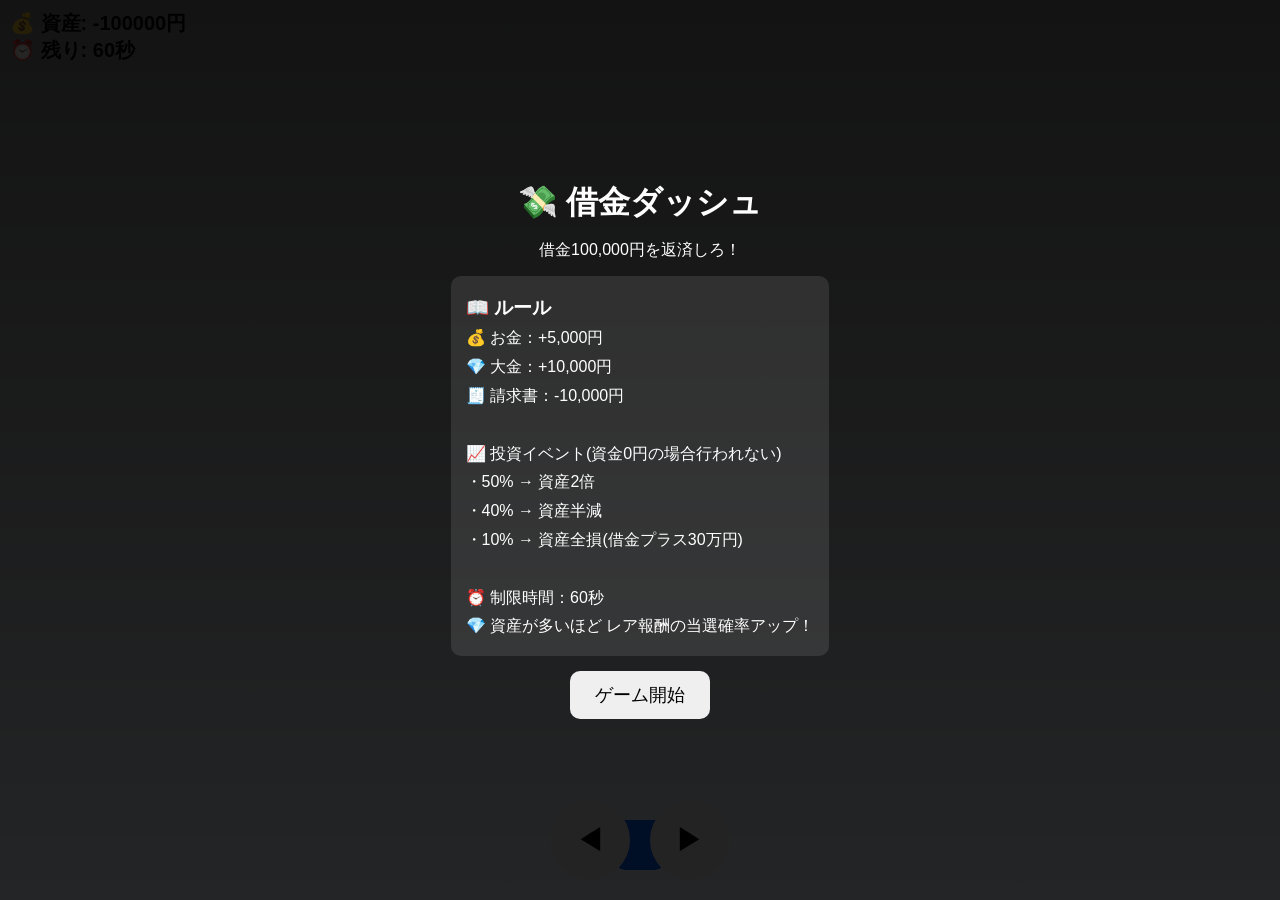
<file: failgame.html>
<!DOCTYPE html>
<html lang="ja">
<head>
<meta charset="UTF-8">
<meta name="viewport" content="width=device-width, initial-scale=1.0">
<title>借金ダッシュ</title>

<style>
*{
    box-sizing:border-box;
    margin:0;
    padding:0;
}

body{
    font-family:sans-serif;
    overflow:hidden;
}

#game{
    width:100vw;
    height:100vh;
    position:relative;
    background:linear-gradient(grey,#f0f8ff);
    overflow:hidden;
}

#ui{
    position:absolute;
    top:10px;
    left:10px;
    z-index:10;
    font-size:20px;
    font-weight:bold;
}

#player{
    position:absolute;
    width:50px;
    height:50px;
    background:#0066ff;
    border-radius:10px;
    bottom:30px;
}

.item{
    position:absolute;
    width:40px;
    height:40px;
    font-size:30px;
    text-align:center;
    line-height:40px;
}

.screen{
    position:absolute;
    width:100%;
    height:100%;
    background:rgba(0,0,0,.85);
    color:white;
    display:flex;
    flex-direction:column;
    justify-content:center;
    align-items:center;
    gap:15px;
    z-index:100;
    text-align:center;
    padding:20px;
}

button{
    padding:12px 25px;
    font-size:18px;
    border:none;
    border-radius:10px;
    cursor:pointer;
}

#controls{
    position:absolute;
    bottom:20px;
    width:100%;
    display:flex;
    justify-content:center;
    gap:20px;
}

.ctrl{
    width:80px;
    height:80px;
    border-radius:50%;
    font-size:30px;
}

#resultReward{
    margin-top:10px;
    font-size:22px;
}
</style>
</head>
<body>

<div id="game">

<div id="ui">
💰 資産: <span id="money">-100000</span>円<br>
⏰ 残り: <span id="time">60</span>秒
</div>

<div id="player"></div>

<div id="controls">
<button class="ctrl" id="leftBtn">◀</button>
<button class="ctrl" id="rightBtn">▶</button>
</div>

<div id="startScreen" class="screen">

    <h1>💸 借金ダッシュ</h1>

    <p>
        借金100,000円を返済しろ！
    </p>

    <div style="
        background:rgba(255,255,255,0.1);
        padding:15px;
        border-radius:10px;
        max-width:500px;
        text-align:left;
        line-height:1.8;
    ">
        <h3>📖 ルール</h3>

        💰 お金：+5,000円<br>
        💎 大金：+10,000円<br>
        🧾 請求書：-10,000円<br><br>

        📈 投資イベント(資金0円の場合行われない)<br>
        ・50% → 資産2倍<br>
        ・40% → 資産半減<br>
        ・10% → 資産全損(借金プラス30万円)<br><br>

        ⏰ 制限時間：60秒<br>

        💎 資産が多いほど
        レア報酬の当選確率アップ！
    </div>

    <button onclick="startGame()">
        ゲーム開始
    </button>
</div>

<div id="resultScreen" class="screen" style="display:none;">
<h1>ゲーム終了</h1>

<h2 id="resultMoney"></h2>
<h2 id="resultRank"></h2>

<div id="resultReward"></div>

<button onclick="location.reload()">
もう一度遊ぶ
</button>
</div>

</div>

<script>

//===================
// 報酬設定
//===================

const REWARDS = {

    N:[
        "報酬:座席指定券",
        "報酬:図書館特典券",
        "報酬:売店割引券"
    ],

    R:[
        "報酬:学食割引券（1割）",
        "報酬:パン割引券"
    ],

    SR:[
        "報酬:サーティワン割引券",
        "報酬:朝食無料券"
    ],

    SSR:[
        "報酬:学食半額券"
    ]
};

//===================
// ランク別確率
//===================

const RANK_RATES = {

    debtKing:{
        SSR:1,
        SR:9,
        R:30,
        N:60
    },

    freeter:{
        SSR:3,
        SR:12,
        R:35,
        N:50
    },

    employee:{
        SSR:8,
        SR:22,
        R:35,
        N:35
    },

    president:{
        SSR:15,
        SR:35,
        R:30,
        N:20
    },

    billionaire:{
        SSR:30,
        SR:40,
        R:20,
        N:10
    }

};

let gameStarted=false;
let gameOver=false;

let money=-100000;
let timeLeft=60;

const laneCount=5;
let lane=2;

const laneWidth=window.innerWidth/laneCount;

const player=document.getElementById("player");

function updatePlayer(){

    player.style.left=
    lane*laneWidth + laneWidth/2 - 25 + "px";
}

updatePlayer();

document.addEventListener("keydown",(e)=>{

    if(!gameStarted || gameOver) return;

    if(e.key==="ArrowLeft" && lane>0){
        lane--;
        updatePlayer();
    }

    if(e.key==="ArrowRight" && lane<laneCount-1){
        lane++;
        updatePlayer();
    }

});

document.getElementById("leftBtn").onclick=()=>{

    if(!gameStarted || gameOver) return;

    if(lane>0){
        lane--;
        updatePlayer();
    }
};

document.getElementById("rightBtn").onclick=()=>{

    if(!gameStarted || gameOver) return;

    if(lane<laneCount-1){
        lane++;
        updatePlayer();
    }
};

function startGame(){

    gameStarted=true;

    document.getElementById("startScreen")
    .style.display="none";

    spawnLoop();

    updateLoop();

    countdown();
}

function spawnLoop(){

    if(gameOver) return;

    createItem();

    setTimeout(spawnLoop,800);
}

function createItem(){

    const item=document.createElement("div");
    item.className="item";

    const r=Math.random();

    let type;

    if(r<0.5){

        type="money";
        item.textContent="💰";

    }else if(r<0.7){

        type="bill";
        item.textContent="🧾";

    }else if(r<0.9){

        type="big";
        item.textContent="💎";

    }else{

        type="invest";
        item.textContent="📈";
    }

    item.dataset.type=type;

    const spawnLane=
    Math.floor(Math.random()*laneCount);

    item.style.left=
    spawnLane*laneWidth + laneWidth/2 -20 +"px";

    item.style.top="-50px";

    game.appendChild(item);
}

function updateLoop(){

    if(gameOver) return;

    document.querySelectorAll(".item")
    .forEach(item=>{

        let top=parseFloat(item.style.top);

        top+=5;

        item.style.top=top+"px";

        const itemLane=Math.floor(
            parseFloat(item.style.left)/laneWidth
        );

        if(top>window.innerHeight-120 &&
           itemLane===lane){

            hitItem(item.dataset.type);

            item.remove();
        }

        if(top>window.innerHeight){

            item.remove();
        }

    });

    requestAnimationFrame(updateLoop);
}

function hitItem(type){

    if(type==="money"){
        money+=5000;
    }

    if(type==="big"){
        money+=10000;
    }

    if(type==="bill"){
        money-=10000;
    }

    if(type==="invest"){
        investEvent();
    }

    updateUI();
}

function investEvent(){

    if(money===0){
        alert("資産が0円のため投資できません!")
     return
    }

    const invest=
    confirm(
`投資しますか？

OK → 投資
キャンセル → 見送り`
    );

    if(!invest) return;

    const r=Math.random();

    if(r<0.5){
if(money>=0){
        money*=2;
        alert("投資成功！資産2倍！");}
        else if(money<0){
               money=Math.floor(money/2);

               alert("投資成功！資産2倍！");

        }

    }
    else if(r<0.9){
if(money>=0){
        money=Math.floor(money/2);
        alert("投資失敗！資産半減！");
}

else if(money<0){
  money*=2;
          alert("投資失敗！資産半減！");
}
    }
    else {
if(money>=0){
money=money+(-300000);
        alert("大暴落！借金増額！");
}
else if(money<0){
        money=money-300000;
        alert("大暴落！借金増額！");
    }}

    updateUI();
}

function updateUI(){

    document.getElementById("money")
    .innerText=money.toLocaleString();
}

function countdown(){

    const timer=setInterval(()=>{

        if(gameOver){

            clearInterval(timer);
            return;
        }

        timeLeft--;

        document.getElementById("time")
        .innerText=timeLeft;

        if(timeLeft<=0){

            clearInterval(timer);

            endGame();
        }

    },1000);
}

function getRank(){

    if(money<0){

        return {
            name:"借金王",
            key:"debtKing"
        };
    }

    if(money<50000){

        return {
            name:"フリーター",
            key:"freeter"
        };
    }

    if(money<100000){

        return {
            name:"会社員",
            key:"employee"
        };
    }

    if(money<500000){

        return {
            name:"社長",
            key:"president"
        };
    }

    return{
        name:"億万長者",
        key:"billionaire"
    };
}

function rollReward(rankKey){

    const rates=RANK_RATES[rankKey];

    const rand=Math.random()*100;

    let sum=0;

    for(const rarity of ["SSR","SR","R","N"]){

        sum+=rates[rarity];

        if(rand<=sum){

            const pool=
            REWARDS[rarity];

            return {
                rarity,
                reward:
                pool[Math.floor(
                    Math.random()*pool.length
                )]
            };
        }
    }

    return {
        rarity:"N",
        reward:REWARDS.N[0]
    };
}

function endGame(){

    gameOver=true;

    const rank=getRank();

    const reward=
    rollReward(rank.key);

    document.getElementById("resultMoney")
    .innerText=
    `資産：${money.toLocaleString()}円`;

    document.getElementById("resultRank")
    .innerText=
    `ランク：${rank.name}`;

    document.getElementById("resultReward")
    .innerHTML=
    `
    🎁 獲得報酬<br><br>
    レア度：${reward.rarity}<br>
    ${reward.reward}
    `;

    document.getElementById("resultScreen")
    .style.display="flex";
}

</script>

</body>
</html>
</file>
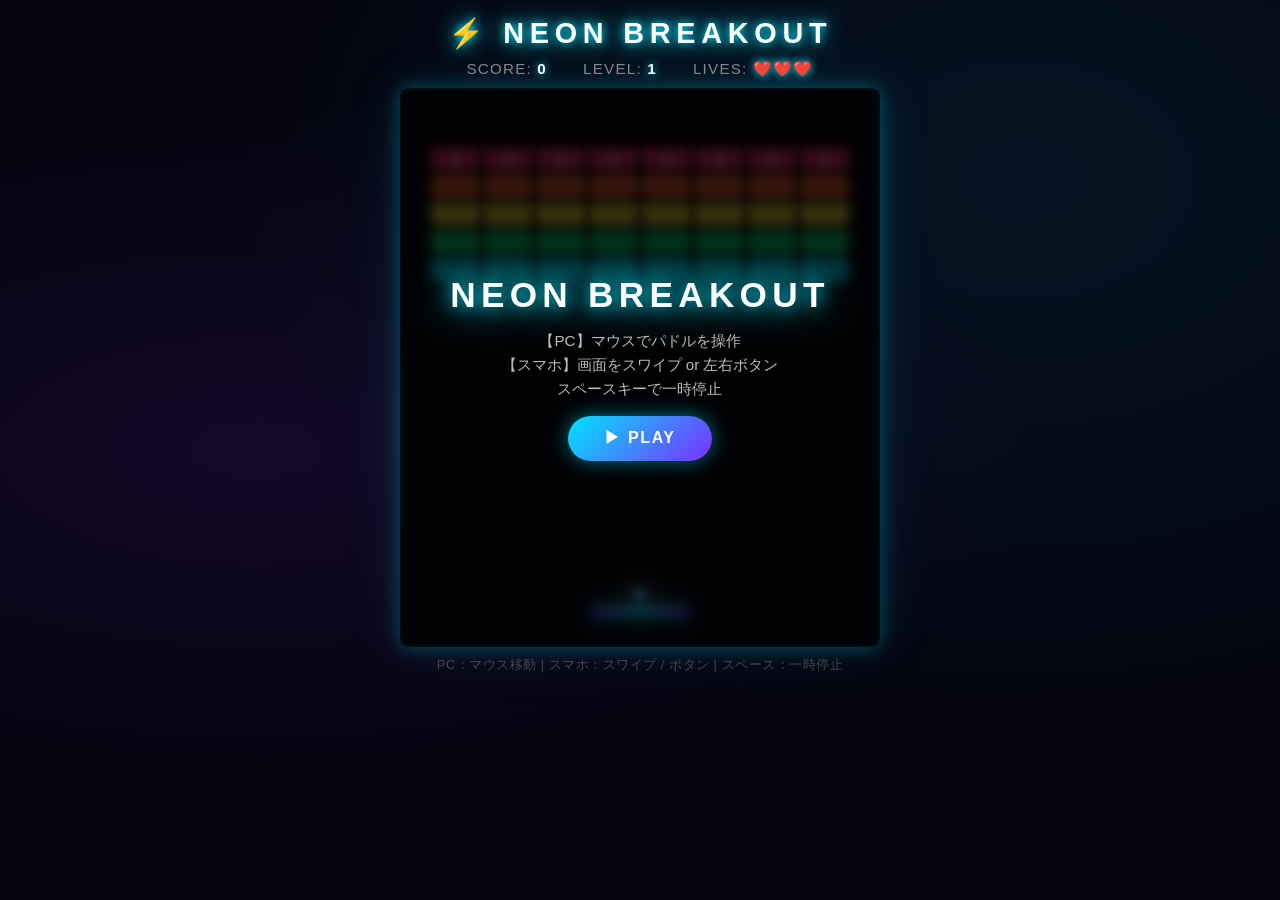
<file: game.html>
<!DOCTYPE html>
<html lang="ja">

<head>
  <meta charset="utf-8">
  <title>Neon Breakout</title>
  <meta name="description" content="ネオンブロック崩しゲーム">
  <!-- スマホ対応：スケーリング禁止でゲームを正確に操作できるようにする -->
  <meta name="viewport" content="width=device-width, initial-scale=1.0, user-scalable=no">
  <style>
    /* ===== 全体リセット ===== */
    *, *::before, *::after {
      margin: 0;
      padding: 0;
      box-sizing: border-box;
    }

    /* ダーク背景 */
    html, body {
      width: 100%;
      height: 100%;
      background: #050510;
      display: flex;
      flex-direction: column;
      align-items: center;
      justify-content: flex-start;
      font-family: 'Segoe UI', sans-serif;
      overflow-x: hidden;
      /* スマホでのスクロール中の誤タッチ防止 */
      touch-action: manipulation;
    }

    /* 背景グラデーションアクセント */
    body::before {
      content: '';
      position: fixed;
      inset: 0;
      background:
        radial-gradient(ellipse at 20% 50%, rgba(120, 40, 200, 0.12) 0%, transparent 55%),
        radial-gradient(ellipse at 80% 20%, rgba(0, 200, 255, 0.08) 0%, transparent 55%);
      pointer-events: none;
      z-index: 0;
    }

    /* ===== ゲーム全体コンテナ ===== */
    #game-container {
      position: relative;
      z-index: 1;
      display: flex;
      flex-direction: column;
      align-items: center;
      gap: 10px;
      padding: 16px 8px 24px;
      width: 100%;
      max-width: 520px;
    }

    /* タイトル */
    h1 {
      color: #fff;
      font-size: clamp(1.2rem, 5vw, 1.8rem);
      font-weight: 700;
      letter-spacing: 0.2em;
      text-transform: uppercase;
      text-shadow:
        0 0 8px #00e5ff,
        0 0 25px #00e5ff;
    }

    /* ===== HUD（スコア・レベル・ライフ） ===== */
    #breakout-hud {
      display: flex;
      gap: clamp(16px, 5vw, 36px);
      color: #888;
      font-size: clamp(0.75rem, 3vw, 0.95rem);
      letter-spacing: 0.08em;
    }

    #breakout-hud b {
      color: #fff;
      font-weight: 700;
      text-shadow: 0 0 8px #00e5ff;
    }

    /* ===== キャンバスラッパー ===== */
    #breakout-wrap {
      position: relative;
      width: 100%;
      /* アスペクト比 480:560 を維持 */
      max-width: 480px;
    }

    /* キャンバス本体：幅100%でレスポンシブ対応 */
    #breakoutCanvas {
      display: block;
      width: 100%;
      height: auto;
      border: 2px solid rgba(0, 229, 255, 0.4);
      border-radius: 8px;
      box-shadow:
        0 0 20px rgba(0, 229, 255, 0.3),
        0 0 60px rgba(0, 229, 255, 0.1);
      /* スマホでのタッチ操作中にページスクロールさせない */
      touch-action: none;
    }

    /* ===== オーバーレイ（スタート・ゲームオーバー） ===== */
    #bo-overlay {
      position: absolute;
      inset: 0;
      display: flex;
      flex-direction: column;
      align-items: center;
      justify-content: center;
      background: rgba(0, 0, 0, 0.78);
      border-radius: 8px;
      gap: 14px;
      backdrop-filter: blur(5px);
      z-index: 10;
      padding: 20px;
    }

    #bo-overlay-title {
      color: #fff;
      font-size: clamp(1.5rem, 7vw, 2.2rem);
      text-shadow: 0 0 18px #00e5ff, 0 0 40px #00e5ff;
      letter-spacing: 0.15em;
      margin: 0;
      text-align: center;
    }

    #bo-overlay-msg {
      color: #bbb;
      font-size: clamp(0.8rem, 3.5vw, 0.95rem);
      margin: 0;
      text-align: center;
      line-height: 1.6;
    }

    /* 賞品表示（ゲームオーバー後） */
    #bo-prize {
      font-size: clamp(1rem, 4.5vw, 1.3rem);
      font-weight: 700;
      text-align: center;
      padding: 10px 20px;
      border-radius: 8px;
      display: none; /* ゲームオーバー時のみ表示 */
    }

    /* スタートボタン */
    #bo-start-btn {
      padding: 12px 36px;
      background: linear-gradient(135deg, #00e5ff, #7b2fff);
      color: #fff;
      border: none;
      border-radius: 50px;
      font-size: clamp(0.9rem, 3.5vw, 1rem);
      font-weight: 700;
      letter-spacing: 0.1em;
      cursor: pointer;
      transition: transform 0.2s, box-shadow 0.2s;
      box-shadow: 0 0 20px rgba(0, 229, 255, 0.5);
      /* スマホでタップしやすいサイズ */
      min-width: 140px;
      min-height: 44px;
    }

    #bo-start-btn:hover {
      transform: scale(1.07);
      box-shadow: 0 0 35px rgba(0, 229, 255, 0.85);
    }

    #bo-start-btn:active {
      transform: scale(0.95);
    }

    /* ===== 操作ヒント ===== */
    #hint {
      color: #444;
      font-size: clamp(0.7rem, 2.5vw, 0.8rem);
      letter-spacing: 0.04em;
      text-align: center;
    }

    /* ===== スマホ用仮想パドルコントロール ===== */
    #touch-controls {
      display: none; /* JS でタッチデバイス時のみ表示 */
      gap: 16px;
      width: 100%;
      max-width: 480px;
      justify-content: space-between;
    }

    .touch-btn {
      flex: 1;
      height: 56px;
      background: rgba(0, 229, 255, 0.1);
      border: 2px solid rgba(0, 229, 255, 0.35);
      border-radius: 12px;
      color: #00e5ff;
      font-size: 1.8rem;
      cursor: pointer;
      display: flex;
      align-items: center;
      justify-content: center;
      user-select: none;
      transition: background 0.15s;
      -webkit-tap-highlight-color: transparent;
    }

    .touch-btn:active {
      background: rgba(0, 229, 255, 0.25);
    }
  </style>
</head>

<body>
  <div id="game-container">
    <!-- タイトル -->
    <h1>⚡ Neon Breakout</h1>

    <!-- HUD -->
    <div id="breakout-hud">
      <span>SCORE: <b id="bo-score">0</b></span>
      <span>LEVEL: <b id="bo-level">1</b></span>
      <span>LIVES: <b id="bo-lives">❤️❤️❤️</b></span>
    </div>

    <!-- キャンバス + オーバーレイ -->
    <div id="breakout-wrap">
      <canvas id="breakoutCanvas" width="480" height="560"></canvas>

      <div id="bo-overlay">
        <h2 id="bo-overlay-title">NEON BREAKOUT</h2>
        <p id="bo-overlay-msg">
          【PC】マウスでパドルを操作<br>
          【スマホ】画面をスワイプ or 左右ボタン<br>
          スペースキーで一時停止
        </p>
        <!-- ゲームオーバー時のみ表示する賞品バナー -->
        <div id="bo-prize"></div>
        <button id="bo-start-btn">▶ PLAY</button>
      </div>
    </div>

    <!-- 操作ヒント -->
    <p id="hint">PC：マウス移動 | スマホ：スワイプ / ボタン | スペース：一時停止</p>

    <!-- スマホ用左右ボタン（タッチデバイスのみ表示） -->
    <div id="touch-controls">
      <div class="touch-btn" id="btn-left">◀</div>
      <div class="touch-btn" id="btn-right">▶</div>
    </div>
  </div>

  <!-- ゲームロジック（12.js に記述） -->
  <script src="12.js" defer></script>
</body>

</html>
</file>
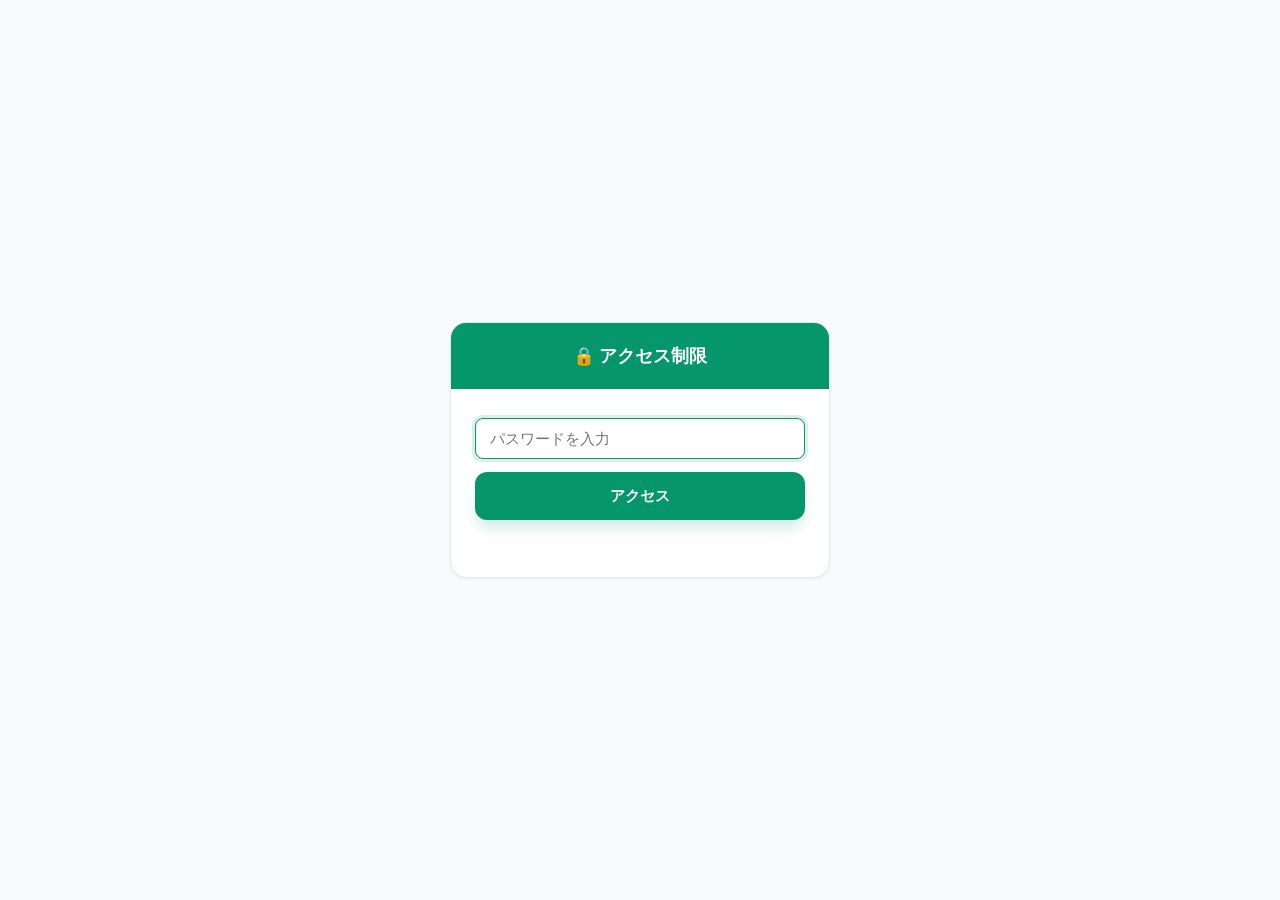
<file: nbynvnb3b.html>
<!DOCTYPE html>
<html lang="ja">
<head>
<meta charset="UTF-8">
<meta name="viewport" content="width=device-width, initial-scale=1.0">
<title>アクセス制限</title>
<style>
  * { box-sizing: border-box; }
  body { font-family: -apple-system, "Hiragino Sans", "Noto Sans JP", sans-serif; display: flex; align-items: center; justify-content: center; min-height: 100vh; margin: 0; background: #f8fafc; padding: 1rem; }
  .card { background: white; border-radius: 1rem; box-shadow: 0 1px 3px rgba(0,0,0,0.06); border: 1px solid #e2e8f0; overflow: hidden; width: 100%; max-width: 380px; }
  .header { background: #059669; color: white; padding: 1.3rem 1.5rem; text-align: center; }
  .header h1 { margin: 0; font-size: 1.1rem; font-weight: 700; }
  .body { padding: 1.8rem 1.5rem; }
  input { width: 100%; padding: 0.7rem 0.9rem; border: 1px solid #cbd5e1; border-radius: 0.5rem; font-size: 0.95rem; margin-bottom: 0.8rem; font-family: inherit; }
  input:focus { outline: none; border-color: #059669; box-shadow: 0 0 0 3px rgba(5,150,105,0.15); }
  button { width: 100%; padding: 0.85rem; background: #059669; color: white; border: none; border-radius: 0.75rem; font-size: 0.95rem; font-weight: 600; cursor: pointer; font-family: inherit; box-shadow: 0 10px 15px -3px rgba(5,150,105,0.2); }
  button:hover { background: #047857; }
  .err { color: #dc2626; font-size: 0.85rem; margin-top: 0.7rem; min-height: 1.2em; text-align: center; }
</style>
</head>
<body>
<div class="card">
  <div class="header"><h1>🔒 アクセス制限</h1></div>
  <div class="body">
    <input type="password" id="pwd" placeholder="パスワードを入力" autofocus>
    <button onclick="tryDecrypt()">アクセス</button>
    <div class="err" id="err"></div>
  </div>
</div>
<script>
const SALT="hbstH3RbmUFeojOJUckPzg==", IV="fCcIPWiFBoJ377E5", CT="BgDa7yDpjy6UQDQ6+rJH7pIupxjkq31Zc//TLJp6zJymapxVyra3xk7GiHPZ0gBhKcOaUQjbYbkkdpn2+Z5Pu/tA32NLTUDPW2PgQ+1wmI3VmkM8Wmy8ypvwqyqpnEUA3AR6kPcLkhRkumYhrdBr9sUWbMPn6YMCnJaPpRq80yK+1MJKYtxgmLLY9qMpLRfZ7XqSJ9saXf/E2A7DIKwfxq4f6qyyxjsPBpOTsJPn8nwOtWdw2ZLfKD5jH6Zo+PFbeuSA5vhR7IT769DnH/kC6SQnQZXQ3QV5deMIpzqSqJoZcGIg57xdr0T5MVQ7Xrz6RMtKMlwr7LMSQghk4OigmQolSR0O9gKqbkI2UjFUAb3SZZUU2cpv0PkuLdaNs2dgvKwOQzDLWzEZAhKOfHk5RJrUO7DtE4X37L8t71hAFURi0xwLBuoi7OQazQBf9UbBTG8bY/gKIwlQU0oeY6oUCToNXOPb9fnJh1/o2UbQzNZ0Jb/8L1rVJ17iGN5BK7f6qJtsszF44a4sl/C8isBUX/vffdJdc+ZzbssryEzZPUw+CtL8Y6SAvWhlRMSj+fRk3LP+zZ6l2FjMvYle8tU+ThXftgSbDEJ7uej+I/XmWnTOTD/6WIU+uKhiA62jGmHmWVZRVwjj6osCAs1jXsIu5ukjSg2mec+oJ4pT12GXKCRno/yts50WyFUh4TzMfuB/z1LVQGR4EcGcTzqgVkzdqchdqlGuRbRdYFu+DHopGtkJbIFLuN8xZpB0pPXqiqL2hZBZHnoehZtOkeq1jlb2GEQ/vd0plMZkZZK9g0/DfeLwip6X9GFIyIAA6UtmFK380B+mv9GNX6ROzXO4ohRfGtOwqToYRn8TQ/vJS3ED6anpDFLdMWIaF3y9JDed2gtpIvC2E7rbWV1lo2PO41w/AWyfzyUVd76vAwsQo8NzisaR5gNtWAjHrO0C1vYElgjG+YAFJdI3x3jHwxlCRCdx6+rsEXuLIVkbuLLYP5E4M5TRv888WZlKOCnpt9lHBi7VgRiIuDeAUdPpYQqIX7t/MUFAgu0qGy9J7alFpj9BNNC3SI+jprQ0THonD0lT/Z1eDPGu3MyQH5JIuNk6KDjwmVVMGt7yuHP6hmMcOxcZInVShrmaE5kqWNwrrgq2e76Js1n9nFbilvNnEIhfMIIbrEuKIATlohSqeuGwAvZM/RrqlXkt2ZsI2lAgGMwvTlth9KevGSse98bn1pVj5bp1OijrNcXOKRJvG9VKk4i9Q9xK5hoBbkLusPrtgzeFkEILBP4DjyOGiXVpE2fXfsEiL61m/ojoPpFYN8+YXQms+qqjZVIGJIXC9NedkjdLSE3RXIRokwpPqB1axtflwMhliwEtImZpbJhfQe2sfSGYVKzDvi6JlDuGLf1+eJrsy8F2cPoHosH7xPAubQNutcwlu6Z7XrkX+YlnqT8QqQ17ijvRWcsE2gY+qH+uC31t/r0wNMOU2AMcX0A7zvhMTRh/Yb3RiG1PgbyEbTVQR0JhOrEkzT0BC0sbZPJiOciRhpxlhLrfCzXXAoOZQ9MGbArK5xPU/0hM83bmLckLqLsCNqgysUz/[base64]/AYmXcvFGd/5BmPFgleP4SayeqdMDC4eTnpO3lDhgTnu9vc1z6khMVnfWifkZd6bLMHddaG4uPNkIgGnlP85V4fj4C1P2cEoBE7PVTpsr5708DIcz4IXDcouQvuIEPRj+DTUIXg21T0JZ9it0hT2NeiCJjd1HhRsPxwT216f+PFHY18q9MW8ONOwV9faDnN6aAVrHf/wjNf77g1biOnC1PgR5k/UKxqqkYP1LFjFIysYG1xC5/cR/0WiuB/H+cinkAnXZASQp8SxTiYVhrJ4PkIplj+Sixsd7TCjrBd3VjBtKyEauiPC+xU10uR4RXIIRy3J3n64f6AFytNPgm19qQGyZY9Ac9rNwI2v2fpxILFIQYnqBsq7eaGT3gjJaulgKdwt5i8+jQ6/Ox8jU1kEz/xWjJpEaId0xsRjECmabCAN9BeMkrw0j6OnTscuDCc+ixRnzt/wnjn91sUpGK0P9LSP5BMJ50NvopLhGRgVjIxBE5f4vzIWduS8w1VQyI3sSH2F9Pa+CZkDiyGj/VNZ8AkjjY2VAnyvDzYVAkb17z50+i0i3Leg6r9FVswDzTMmv9S+HHwPumBbPM3FTtvDtMNqT/tGs5EqNqWmPig7wS35ZgoM+GsElcn4cSrzvw43moLoyLQuVduIPIx7VFnFqOGNo/PiiCHftboCETaO69Cu8kWENctMDDv8UgEVNkFOC7P2jv+mvQggM/c0iEPQ0WgToqD7fqurDxLzjTnv/l18zLCdYVxb+uGa2ohGTK+IINLzSWW1FjsCdYLnSLCleMK4xI/KXzfvgJdzrhhekqij6Rw5E3ZZmyCVs2EtnW5x/wGaOx9Dq7a2n8Aao93Yea2WwyVNZp4dEITIwXFi+I8j8Zi04iVpY3ZU5hamTD0JZNVHr27dmhPGk+zYDpjhTofEKuufagL1RAfeVp84LAWRX8RZ0Pm8E1975j1Ix66vAsn+2Xe1YQfUBChXqxVQRHm4WyvrYy2Z4UFe63r83X6jXJXVel4h1NgGxE2/lCsmvGoTtZVFMgTMzk7DOrG0szzo/LTOtTzZ3HqgnuM+rUpPcQw+4f2k/s5n8veX3tr/rK+Nn55RhN7Ht4Tp3q4rE/mi0hCb6Wns9qnyIQGhmS7PwbHYmg1V7scwngnoKaxGTcOZyIQOHneDsniORQEGWmp3a5FyYWygIe8QEv7z4PgUXbpMDVhUDOD5J4lF/kKU7PjKtdfXiRamfsFRGakJ4WP9A4y4bXi4R32rbmmsroP3rRNP3dPleiJIamCRxIR82EjX35uFfRCf/m1Ou15VJtE2RV3gp1k71tqLoAGGmhrm5HkuqcS+0otFnJv5PZKVBoLfRZQ54eI4e2oxl/92IaON7KsMJQPbm/J/IV+L8XyMvyV2UkbFf4zGed9uC59m9DstNtqBL+o0JVXwqKU0RFFnFDbHaW4RqEB/SCsvFm+o5HqqLQFHH/ObokHD6d8ZECjqkguopGpQLcScEizImFqejCPNBRvXBBSXLY5ZxZFGPkXmM5KfIzbrIgmlivyPnTYBLytRF7uwGd7IGvL/lDGn2nfTGN3o9VkAzWwaacxoqyizPFbMBebnH7ZTR64zR0jfX96vbGnRWaKNiV8UWHyQq0ldGvTkWu+2gRglH7jYo4SdPhz6Hz8esIx1lkCCAen6P/b7DgkSE8LXPMveu3qzWr25RF0tyFClAvZKBYhde/dVU77TLfDcRTGhbGmQGSMe4nBRqFIwdSOC21s7B8KhURIDTf+MgWsGPkj4TqCYEYDH3vasffiKs/8vXppyqZq2ffHdWqwyfy7Qh5VEuLbP0Y02W0i0FCQp/[base64]/yvv/jclNWbWv5K1AjmrQi4YYtfhzd4LlZA7asFL66r/[base64]/sMqyEIDoAMpgl70DA2tCLlKX+K6QmK7/QBv88/anhLOSLoqC9w+G7C5sH0FZ4E8vtkjf7AEBpEaBXTNABVdUzflOETfsBnVa7rFGi/XPtCLaYQBzxhvRfDca5h0r6uESnpOcXD5wFKRriCbl9bULqd8M8Le9AsdGBZpjXGlDrfMQcIPFr2iMY1ssE5o0kkwfew5w190DlCq87VIqAqp/fG8C2cGHA3Vn7B6YvsdffDpsUbT7D424mKFN6tsUX5qVzIPA7q0+sokn8qNH6M2PyDdmoDf5klWq1OBYUH2EP7CqDbr3jdMQ24p+MkT7vFVAS0Mnwfqt9vPHWFukHgIfk6rIhq82qPJzcejtbyGkTfR7aRSlBkndZcZ7vQfJHWAfA//[base64]/3+/3++3fCCiNAkxr9F8JPLHXjVy8TdnUzr5XueZ/+9TN/tFd65efYuRiqH9C2izZm2SwierD2B2nMl9EocougBb/WSpCnnE21yEpE1Ne+lQcWYmg5dWI8YMUVDgWYGvRVSKYe3TX/qBMMiqrsjvvTzT7AMnCEcq2eP7q7UCMbQYfuc5n3eM7YMuNhOOrtQ4E8Gb3XedM1GD1DrR1j6mrOTs8aGgr5Ib6K0Gg7dBn8gMBF5bSmVeNt4A1cUziDeI7SVgYEsowZugDg2c9qdvULL7/uiKiCOxlB8DCXgPGjqag7a7ieQaQc5A5hC1FW0Nqdg550hnJ1C723jC6THGVuoLvPuXo8oCPiGG+BeYC6bhAOk/[base64]/5g3Mpcj1BRO1qodSmWK+UKB2qSlbz1AH3LaGSH3h5hWj+x2LHADV1v2KpZ7Pt8ZaftuY4McmO+rr2oOM/vywWyeihVkebEY6+b+fWTReK6yUa9ryebX7d9JoyteoSw4XlFR4ZzB1J3yqr79ZZLq3eJLPkp2SnLGnJq6m8IPh1o2TujEzLiVc2eZY+NcHPuiNUMOk6Em1sWU5lD2R2v0SQE7nM3f816v59+WH5evCgnkj7BgnzKdAvmGtegSpcROP8eO2tiL/8VZFgeKZlqtFzTjTyKleR1D9c97brRq1V/Tg+rSNUYmDHRyD7rvgCTjPsoyi44UlBmxCCcy2aF4R65fPb5E/qY9Uz+FNzk4Zh0XhSBvLwWhBYOJHnTzVP/WOiJhpDw86RMhYsNvMZcl/UnUwXaE+fkMes/7ItIFxs39F+kkrgHQS0OHZMW6gHwThjsnWzWgKu3nFkGeQ0Ge6rpZ+0hK11n4Sbkj8RjkfTuTGq34jHVJCu6MskQvbC8FWl89bGvJo3SGQloZJG+6xPqvi77L8sMV87zbNaWC+KCoefkAzAJz3pYQGGqsZ377eGaF2ZJx/dlRBk+GbBcviLFq1+WI2SYHgTDxRnovzUWu/UwVZoDH5QhrpgJEPR8uU6MrpJAlF1LzMuS7be5IO0+txI3zaQSn8DcX57fHmMIpwVv4MwOzLs0DOUkMGE8NmCcgm8ODfggXMXNtXgIck6h8/8ssK7By4t5D7wn/EvbPZm7abxvN0YTDJKJWQcGncts+50sl8joDZBMIxTjRouQgBPKBS1KYokhWJtsdGFSUpJBSb1MRcO17Al4eegP4NB1DiQiMJpi7Hl3k5p7hVQsUY6Nkjne+BhRuUJmCLt5+N7SaH5/QV4uarCdlme+OnbEdsl+yVhVxBqm7YYPxVhYyMor7JAIo/yKtm3v5SgFk5/Gl6SMSYaZwdZ1nlZzq9AJkGfIaQTJ6v0JZiHrzY+/R2IztOeYtWxvOHHDYRFSlIn+gKgb5DEHhjjOwc9n5Rm7iXCicoKbniBdxbCy+00b+TwhVMsWzym7gBofpfNO9COR9p/X67L+Mo1d/brUOigB5Z0HObuwR7C28KT3CJYXh+dbUfylcAPLVPx0oiwRG+Lef310yAX7QGQQDPMh8C30pBzwuMkgAHP/+XXbdHIPoo7jxX8HNgLRy08OLTHroRmHnAVaJ4kNBpU0fS+TxijlxvlA8wnIFvYNVIaobfjN3qvMUMyXr3ScHDyFf4VC/RL79+J7NGGfy5dguGhWhZOKcZybqfz7BvVn98GdF8R14AXJi685qiYKKcCmObr6iSquhwidjv7kYldT99oGKtNWn/PWg1t1dbvnbO/zMGGh+BGHqIodJJxbzw30d5f9MuzYTGVAvPMRsyBqdws/[base64]/0J2nAUhDkzxrMuPeGc3TL6hPsDtlk87GgJCI/ybnzGZWe1VBO3v9gJUryZuu67G9iq7uyo087K+8I1J2T6WjZFwOfuYXPbIn4fpZnYX2gergbK72+MmnVCxNPaUPB6CDfQGja8nLD6dMJ3zl/agM4ssc/a5in/UEPxcMNQs1KxuJ7yL8EVRcpvFpbeR7z+JnXYPnGF6miV26uzvyqpcJr0mgs/mYGFrlAXk01HRxxTIi8VEZCBFj8SHBWIZ7jiQIJv484C/5R8Z9UHFbw0RZaflRhu9S/lOUDEl8SuJ2O1RJduhzYaM0FhOYFUcIlv0jabEBf8A+5YVWprjiVHSh2rJt0HEK9ku0tqNYlwFACCKox/Lkv7XDJAedQM6bzl8yEWQ2Z+t0J4DZz8sYt4swZ45luz5plAerqiD5XCdto0SLt3+KZ+g5bT3xMzKmJldOAWF1IjI6xTmUBHTdOqn5rAG9FE+5QoTq3Ppv1Ew9h9f7lL/jGsWAcsjoxE6ko4Iw1lU4+QDYD1Wc3dwZteqKRWSR2PTd81mmSVCbnt80hJbdEWu3P1BqBd5pLLU4kCjkr+Pq25YyutWOXGwc9+tIzxVChwlSOf5gFcXsXAC9l1c47rJQO24/ITWSWJs7Im1FEoaM+KS4mQI8WY52y6RUlB6gHCZ3cWWtGyeQePvpZLvDGh6BoJyuCXBoA1hh4tvbm6LkhabRK425RQb6OKyhoBnBWXt0oao3xGEUIV3uz/j9u5LofJrnnMmtcrtR1JubGe+viK0nI3jvXCLR7PYnxb1O3Mx83enPb5cT8dAjQS9hdwHCTUUhd1PIdHUcwIThR9OQ/MFbr0E66hXHrvbJoOzsZV3Hl52VXivCROAR2HQvlLflJTUjqVVl3FWI/69fDeI8g3Cn9eQe4q33LmKuN6DxusadAxwu7Dmudbp8zJAhEahMW1ALMLiK/yj9oyRM3xQVg8lNrtpw2xu+yOtE8eEMZKOtibiypujNLSr0rKZRTtihONalQ3zrW4xnSm38dx8v6O4mrboswXe0kQvuzBTYipm0NzJr6O2DfLo3LVMATYVn38TKrN7bw/9gCOdq4JnRzrut40hx88UyzlfiJRvImzNb2+iw+TlXouDX0Ae67MefeTZuz4bJjG+RVKNs4nBHXPF4rLfzSokpX5taRx9aBm4YZsisia64CxJ1O2VTM3Z5gdQH4e8ygpHoCq4a8tsnvmR7O0GnOMJlXSpYot9hn/gjC3y/YvGuCpxaF5pGmJ8Kh4Q+u71p8rjHu5jWxHI75P1j+YaBr4IR9uTDq8M+2XDHFJ9jlIwSasHzxprP72SljkO7n2FNAKLiHHikiJ008fMtYJniXLRQP11/NA39vMnc/N2s+GnD5bb1XAJWyoYugEF35Q4nKe44dU1EhbqS6JOh3DFHsQi9AqZdyae4LUpiGE0mQruu4ObbpI2STulGFcHojv1mbdrtAEiQENhTaVnJwpEPWdMe81sThj3PUtJWYiQDY7XbFiwVJ3moehbdP4N1eAZRqg9X0TkDrxxuQJlSofljprstq4enKUshQKLJrIU6+/IM8lyjY2yTsYIGvUfbyMLE9fXk3UXvXK5EJrFpvoP+GezqwTxRfVEGDNlDllhIG+tC7ynonT1+TmwrzISKfqYV+FbJpv3sTjecgC+07wm7f/fWUiZ5vl/uqe4tHaYg9TM3PsLXSoE3fE+Vea9sA3/[base64]/tbktQJtZEZ9L5A7R0T8kGUiQ0tVeKRjmSX/1iNbXHPfohLzlA8toAFausFaqsSUMYNd8+BodSRyNMBWUCtdf+aI8u/zi/id7hG/GsFplGc2NtWhlWGKBSNLLuSkTe022hW2GNn68PnlY/IcGVsHQsX1ipBSdPmaU5viyPQfbFueIi180shF15zY6WZ6lOTPLUSoAgeFrAund7m9XxpsGDW+Ye0l1i2zA55pOo7nt/eQautcExz5bSxsuekMXacfLSdIB4yCRCmBXxMVb1tIifHvU55bKik43ipsA2V9+5aW51hXMmukFjSk7NRQZi1i/DkJg8NR2Dx3UMOFIY5+Vla/uOCblZoJuzfZiJvD6wuOXvpGqpNe/i56Lcy8JT9FXsqRr6CuQcc1EIUcCSxx1K4hDCqfrL4P0l5KbTOf8fSpYgzAsii5iO/rKMmHgFSvSPFc+0Uj+g3N/9Q8xUiJ+sfSWLWeLvDparV+xmyrGvfrWLI58kC7Ak2QlNPn8tDT7WhGt8Ch2kQmQxjCQwWiAALqOECCLwLlNc7UKRysx0N+AT3Ngy+bQvCzdLYetKVaFZJjZIiEdQTvZLvLgzZe/5lhTTYdQrAOrr4HcoFnAw7UaQ+/S5Ss0jZgCkPvRAwmXjPYF6uttKbRZIkAMgZ+VCfOxEQuqzb/+ImCLxaT5iVPoFDqZxuBEsCiCwAtFWe9iR1Tww5vNfS/SFm/2G9bAavfLo33lvBYnZmwo6jVkA67zbqEceomG/tpUdKt9DITUlw0LsQdi3E5WCNpU6p/IhgVXXlc2YgdLLdA/72ID53nJK6me1NlHoG2iyJW8sbwv1inb2bp6b8lTjgmGcXCfb7UvnqOpriaSVWBV859iVZPBYDLa16TKU1Wui8LZGio/O2iut436ofycRlcOqB+w/P2hDYN1ZGEDib9xiu79z9zhnDIIzwNQCnPzjuYpmOhMQkgVywtCw3r3FgaRGbQ6mHa9lvRuKNkDncDV5BQ+pJNb/N7pU7W4IDos7Q37m0zgfHN1lcr3nPEFGXAmj/4zxRv75EHjc7WWdjlfXh0J8xxYq5X6EGBTejR1AaHH7Z3ixalHQHq/JhhOIhqRMiSAcFAK4v73vj9XcX4pgKs03/GGoQBd2BmLopxBZ6dG1bOpEWqKFpDU3rOcmXpmIMB7Q0y2PAhA2y4jaTY7eodGOfG8jtiQag0OrJWlwx1wwhoyevm7GITIJPNHsyzRwM2j0TYh7uQ6Fzp/ri7Rem7bF5algr+YuSyodeZzxv+6hkEoMdHLs9VbVB5jk49uLZuqYt3B8AGeEeVzsAcuwa4kOArfJb9j4TcZ67HI+289fnnTHNctyKXrYwkWBMyuApVE+OxBvzf0DE98ZzsVVXhrX5Rq1rGChDJIH8C7GkUP/e2mYwJaQwe950GHuKKVRruECcm+7klNCR2f5GE3tRH2sqs5lQ4+c6bKhrsMVH0bMHMQNzWS2H/dsG7b36WcDgbddoyeQsSfZp421FlfHg9O4s0tVNS/whRrsq6wi2/j6Imhntysrkae1LghGTQCnzwQnQHCP4OPUdv+1ncmTUwZHLBC+EOgW8DB8z8Zn8qhZGabpi+w0tN7RGr4xcszwtqkCSRVnyt4f5lQhaBVxwyyUDF/[base64]/[base64]/jQsTtvuFraeq2FbwPrQX7Eb47SLBXdnkt2YGA9JnEdoO0491aVsJ6sQgbZ724WL/vEcM/2XDuWTCMXIn83Yz43XABcY0Dzk/uD7qX/h9TNPK9WpNkfLPqH/+aS9jg3Pxk+ImyvZ5LRa2CiP47iw1k7n/Ae0PvckQX9K72rUuD9WmaKDcFOgGX0iVK/NWRxSL8KA/06Zrr1GwM989hDhYoqU/I3J9SwwVB+eKvvZDnFMNXFRIxl7gqlWSF1L8RGZ5PsSkpeq4daqzMkhzhrbjMGcq3xWiXI+bd2jV7tz56k6XqCraZagvq+Thjbvb7MDI9PFZx2NC/mtINk0PF+PpwWk4gcHsknaJsrsqY2sJsx0GIOrzp8wzDCntaAU7vR6dfdfkrwtRwpKNtLF6h+LBO4tpCZQ1AaeCSjHlUkgVqLusIs1wBpe0fkXZVhy8T8w1v/5SFVn6TuSJgXzDreh6W3Vk4woH9Rd3q7X3h/[base64]/8cQKHgioBb/8xG5r1Vlxb7NtchZAVCsMAPlyO1jJK4hHcNU+MT6qn3EoAAQhmnIVzUGKYAiG10LagMelFITrfd068i9EbYom8McYhJcSs9m6oX1DRwBva7280I13gz8ayMI6wE8Y0puUka+KpR3S0OrUkn1BGdr/q8zTdw/dZ0znq53Z1AjhmvbIWOpsLVnqvL0qjtXrRjQwWv2QVTPKMh8b1wGU7SbJMd4M81TiKufxl216GS5ulfplIUrDq1XGBir54IF5hX2JsDBLZTWsasLN5Ve7sBGu1nHuyZmNk+YF+LmHLO0V9g2ed4axzNGlJkKyKdfX/J0FJrX8NoCPUmZcxEaf6gkWTZCMta5vyhSfmFRFh4FD3iS4jZD2+qo+vJtCxRNsgdKvUDYIs9QqRxge2LYCwd+WLvPDDY7YmClGm8DMyWOwMLiqEjAlIJ7rQwNNuhjmf5T6kOvfSN/V61gAte5JwAhtMsecgVd9fOWE7PJd/[base64]/UdS6DXbNV1wDItfUpz07ms1pTYWcQ/4iRj5aipqP4iTVx86BuntVQluAL4run5g/YQpbveEpB4xNRESllE3TcJR9c7AmvmxPV+IdbGENUoL668+o3iiV8LeYixN2SKyVPT1Np1I0qEJNxixENvQD6FywPG9p2ZKiqbV3UGQz2SjmKGG5Abhi93fPkRNoDWU983Tkc820ndo0/H5N8MhJx/CnzDAE9ax1/FHVEqA7p1WrHR1fdoEWC+dne6Q5dPgcYvBODXc/9BN0uaTZATZL/3RM6iZVKG7PQUo/bCBg9oMEOT5oygxCzGzupR/diEEsCsgZOT2NlWna6xNvbPUEt/D6otGswFpcZdfSjIZyfcO7ra2q6CXuOgWFr/kvLljaa1YNe+z3ymbMwkWVyY/WJVhdXn/+9aPRHaU4EF3oa8iFpMsklsP3GB0SVJ764hxCSUa00GPTtsv/cwgAxUvaWt2blkkOdgX9HNuzWstgFWEhvWxdNyfIwGPBrIAsB7kfdIa4bFO5wZFfTh8WAJchZ88swbP9JjVrQvQiNNpqn3+0RTN4HGf9biionu1fF8HyN1FWoz8Z455Q+0Jc5oQbq06LRzDKAZdOShUP5+oj6Gxfi5k6hk/dKwfzXJNbzHeYZRjZ4t5jpm3YZhCnGz4erURF9vdJQ8QlSU+diwY012IX743AMtO0gFxIjshsFQvxfsWZuYakk4GssRJRPoEQuBUzgtqn9ebfGiRGKsYHAq3B/Dc3zicKfk3KiLlRwHeOl2ttSp7F4H5Ihy+vE30k4RNSS7hH0jMlxoYCCTeFEI3PoMEV/osaOBJw01Wb7hgsim7qVQpct+ruB2JzmNoEe4Ninpl99O8nqS1iHThbFgkWeIkU1z50a+hDj0uPdtYgFDiUJvjath6F6t1/0jJLH8w/Wg2aH5uRdnNd3cRZn+CQUltfkejSXzsMpXf4zcaaSi+clQ3Zx59AVZxpzKLdFvnUxkM7ovDOF6q+kPfVM6M9LeKrdbL84l9WADMJhR5vKScXeTCt4az9RHWDu1TS8VrAvw70RJVyr9bscKWtZj5XJ82Jo3C2lVW2OBE+R0YpUxveL/GiwRzBCYVe14QOmaozdvl/bWOEMwIgsuuM/njwXg0LlAAoJf2FjKqKEtb+uHV9PVUvN4mMNV7+ODF7Kj+mDyuVj90MW9yG97INION26msBmnigYVhiXZl6E/vrEBwXFZfDHkKiSCqpT1GTiETY+b+lnzbtvAdp+/Lft9TInl/9isGRgYjQPyOx+QqM3+WbYrQ5aB83CH8P7HqJRk61jc/oolF/6pIdevhG6HpjlQITAqi/7Kmlue8EsPt4Ul6z8cyFpooDSCVoIKF3n/5mJG33P1nhXaG9csbNoD17/rM79+aooGhpIvMwA243HpnZtOq8IWOm60Bh/5q1HMBU5WJMILY9aY367maIXmt73B8kjOvTrCDsxd+RIJ2zyeLeK3stN1QlAP3zN4SG95+lg3UJY28kxnCtJFLMuQncJmVufyBufTivvIm+icatR7I74IQtzdt/+Qrxg2aKyeNDcmg6pDRCoz2aJJg5MCWB03P4ZUKfa2LSr0NvezijuArsoRakRESq81nSi+x1fCR6HieTcFstbU5h2QXWBy1WOCPSSAPoCVNJSEvbrN0uf4nZv779AAq8hwQnN0+s1ByJbkdCcN3k5j9G3Gvd7Epkk3jImc1l2L02CQ/h8r2WYHU60A3zRBChYpHYw0820sfYk93E6BB7cjFLSAYES4HTe2qSg3kBAN7gxZPk5Tmp+geqVv0NeENAA5Ud5/EhId2eAOfonGkYL+u9jL9N83bQyUPfB9xXy9Q382UzwyBD/earwyWXR5Z365HCmwaxXC3lrDMSUtPdVshWFiWb2sYtlGLAcMqRoRMMOy69XSRFeeS7isTaECcZJv/yf1873wXKksveh/V4IbSE5CDukIDA6ckqUawtQ3Qsv3fpwk0vV8N8zxxO0glq7Ss7rKYaioO6s7RJ8YfEx45xBihr5JoUIJHQ5AG0MF7QMC8KdcahK661U/uFZ1UD3X9fhLGl/zOweJ3AIghMVGlcx352bycA/hZVPRMRmjeKdRXWLgzcai1O0LpDP0rzS7IAoLuOHiwI/iRm7vdc5IUly1NDsUVyg22Tv3jVvKoaLAy7YnqsVfVGhXyrbJjxEYB8Z2qduU1PjHaC5jr9xi5uHHdiT695FIe1nl/irWEVdxqlf7LLi+i4lcQSyCO63b4cYFE6mCNZ4Syi/tHlqEdTMJqKmKEVSMFyEb1rYZdzyRUqO0j7HreHAYXTKS9C242ZaYGlsrnl7AdWaVI0cP/y3YfK6B5QCajLsplumRiYnkCa0kMYQhvIWFVt3ynUhIvo3PTWR7JEOVNQN/JCIxvaSt5vQGM/76Y87paPyyKNoNGPj/v2wINEsfCRvHDoXED+fgvI65y3FA2roYiDjJH2cuMDbYXhF3sIxBLmulk3MPoZN+cz7dRHeKttrhvbiRF9EnPo/lZgNYmRKocUY54m2lu24gG9/OfdFTLsJ1VltTUKcVFgWAAKfbqDWgCb0SS1wp8R00I4JruknQf9q1lro3i9QAb58tD+DzeYQRywU9l7jbsO4cW+90VS6KFhIzZvRqfn7xK+Mmk61W3Xc1EIk05Jii4mlgx8E29zkH/FxLTUSnzFTXm6pN4nLK+FyyqFV8ykLWJehHwrofDCKlxSrFEP4S3sgyxa7gK0uLQlzotWuqg6b8FJO1VMmdsIDJeoUAohKFal5shtN4OpAAjSasl4lJoYvJeIvmGLkcuuoe7zUBFe7TpwWGy3ILY8HzZrHrm/VDEDgyZVkQZg/qrA+dt4sI+YlDobnxrEqex+zhWM0VGWsliLYRu74TeveavZTuGxDWq5fkvONdODvHZlxT7VgpFdc+C/G+rZ6X4i870U/W6V+aSeZzoqAl2QMJdSe4yRQWDSxpNAuNNVrptOB3i8aBMa6qoNKEq1F82yHsiBg/[base64]/CQYCw72SDQmRzyFP+60Zk+ZjpOeipAzB7O5h81eXFjTU58sPV362qW1/5+lyYWRo7HuPRMyFKbG5Vu9yaWuCpGAsOm47FhT7GeGC5IJ+8xAm+QIaQ9/c8RqMzElaxGZCVu7IpSkFbKh+a864EvBT/v+oZtlW/FMgLwYo/8eNB6yY01YKECV3E4oEAQ/UYvDG9Yd505y+HFmfaiukoTNpdyGI/28ZJiQ6vEKv5MnIU8Bj9V3cB629gJP+RbA/IjLWtrXUuZ5fkBcWYlEa1Te3CmzZeeZzDQJOdMDaMFtSrx0IPNlwHBdkRnRyDJO+3tNMI2TsmTUP/kNrvmp6VuIb3UaGIGuOJ+xLjNgkI68Bx4E5I7uQoaSlUgRhAhe+58jgP5z6uJVU0g/tgE3eQ5Xe1wFlG142Kt29559GPc9aPKWt3j1dhdVizbfXiFwfYH3MTxYNj26dB3UiR97OPyaCH7hzRtE2WVmjOoLynqzFfxCwIORAQQd8/emz03/4gpQ4vN+JXBWWsebwPeZ1E1dqlAoIXd4OXy134DbK/cuYVCcTNQEWrTnodkO66qjUg5Go/XzNrrcoC9Ppo4fUmq9iXHEIy6aXV9BD6dLPtp3UU/U7WukEHtryJTB2BaMT8HUt90qkfQMzzpHiMR+D0hbZPZMfuvk27EJO0u9elgbiblgY4gyWwbdcENQwhX78i5RxJ7h0fVGKfTq7p5AIV0jA/ToNvE0NTI0rjGnbpRGGPJNOqYpPYDJw2lhB6AsGpJR06TOogHWX/nI8kYImQPpg6IDwlmeQ0AQrXtFIeA+E1J4OAeDR1u64JW6dvPh/plRoy7KJgqugMm09AgK9/KEn7+S0c/un0G/fBChf1DJZZfm2/[base64]/rxfYqUEEXMAKR3lwX4TqucALBYdlqKqXgBEo8LGhjtRF6pIBN3Ja5c4WtTDje2exQOWUcTyBUFLqzeLiaIxOhbe5o2pT3PhEGIuqMTJUNk/s/i3czwnnvj3DEJSuSptV8BQzqKOoPDwE8FLA0sdt0ODQCP2127aC/E33sQZTqKJozT9BJVfLXVnrnF/0sKPhWJCp8buea2ucxomqoAchh5C580h3AU56kjdqwS8fb3s6zoCptJWSkxZriSmlKgHhIV9l3wnt6J4UnQ2ywcUZT4a8ISX6nhOUsDo90APethB1pnbhEsjRD4DkMS/23nTPuTBKLt+QGWFyOgaRsJ1K0Mt+/5isMTu+oCgk3jAfLGlgAKE8hcAuNwjDlUaLy4IMjgVTFy/HIWAvi7CNckHxMf/QxfRBmJaxNY9wEZFY2qokQCzadAWYfBnxEiIfaDO+dZPO6QATLHqf25PO+rJ9LldgOoMYdGZuZ6LKfOgXbUw2cdbtvGIiHHlPKuYF3/p4MSPG8ONJGZlPInKA2csrXTJLjv/7MLvpClBdq4hnYo+7TUIltBlLUhB9N3/DlOzd38c084a16MrhODa5/2itbOCFRf2I+dBDeOSXsrDfrzN7oMSttsCkAZ1DeqXcI8WIXi6zI+iCb4eom6e+EMzQ40L/wKO05J8Os6pkCzhu5Fc7Ap3d90CuJQNIZ23enNKvpr4KbTWGMCmSWItu9TadVfbX9ytFZrPPvTFZfI5b5BjyvQkViBuaSbjk6meJMiTr+eCxRXg6svh9uCPAMr3bihFvJTSNR54RPMAEhJ/dc8pcbV2J1t50nNwbr58rqikxDlnr34wMp5BPNATXzMTn3bc8gEgnxt2XHGPzlz257ZbTY26PVCKjSdOoq9iigPwMQXiyLOllKhfTexnEIJA5P7PAka6uSJLVtd+j283VukvPkICUQ8Cc7UyOntwz/yoUGsNNVuuXGvQdhmcfrr7mdvF9Lb6E8Kp6xDOrck2Z83gIvZ028nN5WXMeZQSdf6KPZWSFvsgm2O/mQp10mz0NXS1CBOYKw5HtyQjyZFCydMBaAMdYT/FWkczJ/i8mHXJXsxYe4iW2yHJpObZucJiG1X7GfgyCIfgidMOnz1NhbANi1qtbPrG/[base64]/M3uqMJwDwST7Hn+Jc/XxtxkqlfJOWBxGITdZ2bQHLdpNfEB4ffU037gkC8Rw2OS9PHtGAY6CrUEq/ABtzEjHhBY14yKy13AOAY8kiMwYs4pH+LWjPUbGcYPFY27Gan/LP66nL8V1+81t2WXcTSNINstkVEGLoQ1dSfuaU0smCV7FHPNky3yTRgdT7wFPbw/GT4n1w4p0F902+qVVcgOTKy2+wo9isUWN4yEOU9nkHOUnCVVX10bCQjOcXHx/bIfTVqMI9whw6ICm0nU7bnnDqrnKb7Jsmhfc8kJt2ltxqqunIpAHgry7mpka4yx1kllCyDzR35J9FEEGVN1UQ0pX6qXjVSePpoFHtsiLYLIet0oHMYUEQK8PCphNXdwA6qKbjResUjaZV4HrNsQ7lu3HAXlhtoICsSX+HYj/9idyRIGuvP9OuhtD2U1aMzkn/e0eJhhiyxkk9eU81Xdi5XImjm+vvrm39u7V3K8Bsjjxxr7ZWuyoTD0oG4YgkmdjkF7tBpZK66x18xG2lvtmml28m0H0fWguUnZ/A4VaLgtKVAjU+0QEQPzKdnx7r/3w2tzc5H+RCWlgC5Dnk0sxf1Hmj0K/3Qp3RyITnn0Z/a/YVqO0+lOBxKT54RDnQ52zHIWRNyFCP53d5tgoeYNmqb5Zpu46QquWPqVIyfy/SCvEU97BczYD3/myj/kLOR8/2vDxHluBv3uZpOsTqY84QXA6booQfeWTCG90V5dQcLlbYuhYZ9Snsy8NDCJZQHplB7du/wu0IyqRcN/7Kd5ZZyKugQ0JcnOc5gFizKMfjG2N0wn/oHvdsH9C48H2KPY5CGTdex/v+7Kyvr1HqBIY82Z3xPJLBZ+7m24sxcguKu/obcFHaZBPIDR5xaUFGpg6NdvxG7ZhR5wb5uNlRUC2jmK0+DIPb5tDHiTBNerLvKKTHMCogJlI2mtYdf8QIQ0dKEY4MM7si8C037vCnI+JunqaQWtP/PPDpXsChD3SwMM8rK8YpCQ0ArTMZwM2xNjLX9gsFffB5j898JEr7hxVS31eJQr+YT7NrmYWKFDzUVIWARoV/VYIO+wBVzKB/hRSv6AWKgF9I5IPKR95QyLngJHmRtWi/KLSNE0DrpC3t0c3DvtJOhbzHw4VG02PaIpy3oXdz2tJQ5L+0ivR2YKZm7I5P6P8H15dqRvjSu6xmFcMRgoS2tNhTEvdqe+Hpsz/7jdEYvcxyw6CKAN9NhqVXgUz6U2BHY/d7qCiW8h3uzsShDQbIrhpwrWyzBX3dhDYXabiyFaBsbtV5DAhIjBKStiEh+YlvVu47rtGtzHsLRclxT+8r8YudE+yIVri0hFRZDzv0BN3Qfdfd2LUGQMxsHGyoPOemV0m+lLvxzyUUVkDjUhq58dptl9X672PjYKRi9uNCui4Ib/ud7mhxsNfATsqqlqD5nF7j+juqBYjsHpWmdWtXFzKDZOj9BtAKH+TaMGW33xbgE8LMVGYjLKYgresGZa4x8MtKFbDIrqq+IsIci4AthN+maIpQarvGgfTxHy3aBImfgEJBTirZVfaQ0ZD1aqXID99qCtCnnWESPtis7dNhm1WS8k/vzJF1lW8e8dAK9/Ovnhl3Cs+UfoCA5hDWBGOjZ+2k27NWWEcj08CZTPGMc6YUbDmIuBKs5yukFSElTZpTD1wpIfErfQDBoIHja45jTlzVs6IEj+MWs27C51CtFV/IKgzq7tNEy56ZxjUND168C4PSV9rlcQQVB4O1LqnFg6j8V73OPby44Z9HwEi0/JGOFZqAotl5I3oN6xgJw/zrFiq815J+0ve0nIHlF0NkRxI7gBeD3m+XajWcN9iiFAUhmfHbcYgAtPgIdayDkn3r+zNB/bMuNZb1IOKId35nDc6SNdrPawhup3NV01SbByMkQggU4w6M36pQl4xb/mnvlhilTeMyMRtfMc+qK7uRXTxjKVgL6u7jRIv5lZkTwAQPI0G7dnalLc/I55EeGBcaupXKr+2fsiWdanmfInhCbOOvV+mVxmj2tTysOy8yxHRLXARgwBr1QBlKXuUBHdm4sTB4KmPYxhLk72syDHmmnIjzFoAdG0GVD1zTcnL1ISD/i1meP6DkcM/lZ/k42O1Mm3gdDYtyRgqnR3LSGWlVDwdvC0AhwJgpGWUPZUsnABZ6oE1UAkiWJNjSwtVZffNmruIF2mhmpslZMluXVSBAU/ql7zyDc6gb3/jFyDrJZWIa+jUAE5drhOd7gYkXcS14LhRPR/AG2hwv/bUOCYBuMxHRX0/gL6cFidFURfESSmVEDSKkqfLovOrd/03iUNB6MSHorOA3RhIKbD/pgf4tMwhnXX7rdnI7rWwkG5yD3ifCs1bETUSldupY/CBJh+moP7Jf27EuClnGzKln8zO+/xcr3aovUbfUot8H5wIyBK6+mzBmXhr751t1qHfvjfZCH1YsN4orG2oTnwN4uiCijmzYtysp9HyESdU1LWsGGflCIOb2s/Mtfkdm0/JPZNVJZ8ekWwpDbOD76nBlWPg22AIrQEquZhuD+ikYac9P5HgqMJlxhAgZ/174FRXO1WBdEU60axZriTNFXkdK0QLsHHn7ybCY1P/X4a8KbNqgrcZKJi9k3wg1cjlNxHhzXq4A2I2NoarSRVhvuM5bLJ+VbP6bA2IBL7/csgLe8ctG7zQvVyKBFvqihCEF/6r3OZ95op4Xz4TD5beOknHWgDlAsem4+8LcnUmeN6nE4NLB5o2/mBNygvuXgCJmQmheV7cHzYlApdifewz/RphHLw4sJlAVNGHpH9xnjQ5+EFkDATpzWXb2YmfczvZisdD+Sf2vBJ+WfeOza/6oVXJVIucylrzEcrDRqwHPSS+n8Wj/wmlCZo7JsqqBGLA3YsI3P70huWnM6033EEQl64UJHeIc7HeOHaKk0G1zG0iyg7fUZVzQPJCDi6Xd/9UiZMiHcNbKOUno0jceEViD25HSltS6JVWEAJQqvDN0iMXIn+lkABdvSNAzyUiSU75JhZacKIXCE/HBYirMpvPH2fBs0WXr5ah/xnhnZzGmfSv5zNczaBTgTDEJXQmyI6NxhqJ2pc0zbaEWLUB5e1Y8kgtQgF/owdkRC+DOfXB30TnpqaqK9PbSvMOtOh73TkphE4AcqwQIrf1xLD3ZraRv8E0FvI85tRrmFnJmuyyFlUKnGTnU9BjV4Qaoq1S93Xz41V3+udnaUuHY8IW7/CYDb9Id/V8xdPsuynRlRNJHZS9crjvTa7xyTo3xXTyIHKTspvwNoHSeCR+Uy4WkL/RqBkgk1p0yD6VlTZzABGqQ0rIxZ34/Gtb4oDkZgEgHBPuw6Dp9akxjuRt85rJ+AZnryJ4AmwZCebn3y5QNNqk8Lvy/I5KNNtRFs28dcCU3Qbe7LJgTzqf5eEjh9FCQ+GeUznsXZDvkNfxSGkPEkgi5R7u8ZjSHIcB8g7aLBRRFr8jRMbwk9Ha+/aavvWnTI5VsDMJlR86j0AymsEcY+0c4ooPVDGKr/SRUUN1bB0bFFYoDQ9P82qAP1wvOf/BsOF4OABYWPAtdCaajGE56d0jbClQR57OiWpCxMRaESkc+Ssmxr1reS0Pt2cLNptv2rIF+PgrGltxorPtncpMVwRWpSjuYXbTsE0bnBUXogy3/n1PnvXQk5xRmnhgo8wBNLanQwt0CiqcGWWncMJ/LVo4tDJwHySEVLhmp8ao8VGKlO6y8ekZAFwJCQQzGZYYNctz9Fqh48cYNTGIXHMWP4Lw35bMy5KiOUF0YDBfoIgEKNDEQQ5Oqe8PwLH0KGyVjMJ/fVCAtEpMLsF5suB7lha4wy8KWdf/4F8RWn8D3DXhTZz9i/qvD3R3UMbmhZg+zR6BfNYrUFTp6WyY9YLfyIG0GD+Wu61t77fvLbuNkyEf6EfdaYoFpCsgUcE37jVHr9lgvOxLVqcrDUk9LrmnJwtg77Jm3/NWxSOXydylfACp2/8k+6hsjG5HBT10hdVUtaccShYFPF6gm1+axi12lbPGy6P4pEOGN/O3+lT0SsI9yhst+MGqd4UFUY49LeknO8wFYB4nliS2I4hqIUaRFXy0u4PTF6JJ26sIhbfU3WBC4/l7Gyz9EmoCRmCqhQYqHpYawEaGwzsKU66RwXKhJPPSpw6X3zxcksgSD/esc+Gk9snap76cRrRFSp22AaSxEsq9bnnda+Cy8+0gq9X551EHK1OG7e3wyq+1Dw5to5q1wehg1wkv/AeXRaCRyWfukxhGH2NFDAzJ+jMM1nS6i6bDv8mWzmj7Yu3t+oB2EVPpuAtHi+dVNEbuZqaFxogXwcRpmqfWzYZwYSqyk+FEQNPtHixy7wPWNAjVk4bcs+5FGhU+Za8KbS3qf+TFIkOx/Zs+81s5ZJxiC56FhwdKGxwNPyEKYSFWHF9DxtFKg7e0r/N3r9Dr2dGmZ8790Ul4AK/wWbRS+LebqSmNlOPeT0JsSXJTtvui6vtqrqDKYDxNHUsZB6BK794oIvHmF6IJUUo/IoNFy7thNXzrr4VUpnosjudhxrVBYOxNsisO15B9NjrVdaLx6PmErxQWUG/ucqrjyl6tCM2SiJlae5HtusddPjqFHVZ0C2Aj2KOkmMo0MEA5xs37cr5gnv9j83YI/[base64]//QhlcArtCYZon38OlJF6b1526vVtWF2DF1NEP3ETWJ/JyZQddISx3IKbKFsVshmb6U8MtUJVMUZMpKFNP0Bj/8st20UKJrk9WExRFTSIxKKR1M6HC+9X5vFhtmhy8blFiELbZyQM9q3nArRaXvY6f57hCeSDCT9a2pEgXCqdpLTauL6qpiDeBl0rAW+/fTQvBKEcrCnRyZP71IcAYyErnqIEegFG+/qH7nYN34tUrr6mFnVphStckqQrdgZto6NxsLRoBlhSI0S62aW5vosI548Mrrla5MfMeU81a5HxF35NxixDfMhZd7n/acHVGGy+9WXfOJyyGgTRKqPtsaU7baO9DeCBXbbUaa78eTNGNTbVlIB7h8Bk7v8bP8mdpvmWPdeeKO+EegfyTKYBBeqzjz4ty4VPxQWAly/c316E/Qf4QcygVbSDOyRgjUVnF95q3U2NVgayS3OJ+vuzPbg70MfFMC27dAlJ9hVMSN79R9GBexgwm070dadPZsAL9wfonFDdbURIIRWP+ok6HDUGzkvqYDdo/mgtcqXRM5E8nPlI3MvkcvXwptJ4aG4lfzDc4N8KHP6E5DpwInfQ/3vRNQYT6OVfG18izPv9a5q0vzq0Pa4zsvnmxoqkypv0rl2v3H2yA1Alh7rm4gxTKRNuRt1A4t+F8nIYwDLudyPPpcRiH3nqnZe7rKGGmUK8bo0sWoOjptA8NziNkebV5dJmGQAr3E209WUpAY3j3c98Nfq6r4v1xfNoddTYjqf/6OIMNrNgWm0ptOqgZ5NqyTvYEwUuyo9mJUCH5uCUfEbWStMW01U85XDre7ow+gpbMIqSc4S/3lDFMCjyYj/[base64]/hhen5ovd6YnPexV5/u6ly4ILoUyslE5b7hBwN9g4crI99eCZ7eRFtpHpCxY42c3nuh9a01ZVwOwMNuyRZJDJtIJohF26thXZGKl1EsOdEnCQIR/CDsw9WferKaUOIWnlS+aC+rHkHWSts0FtNIbExXWpFVpSThqTmxi/Q7nO1pQyqRmeL9L90MKxQ50/1Wclo8E22Ro2ityMAyTxjA83YHIOeiQkFV4fZ3vk0E02g2obldm6G4mqhpCWtpBMvsi8vsvy+6KVvQQ0oxqFtbG6E4cWUG3H/17ess4DOrAvNw8fh5ryEdTlbUbYz/amKpMzPGYezQNQndYBeseUsigSTqPKLItaSkedZHmPqkHaL1sUvqDmiBGOC04Rkp3O7TQBqunZB1m6IRgBHLNz61LP2/EIXjQbpsXoi8f4BLqhhWEg4knaA6hVY3rIBcLZ7Q5GN7Pwvwi9gl62RtoaCZisToNtu4piBQTUr8CSuJdXZ9w9JLpwRq7jRHCu3lpjiPjC84HXv/KLnrL/zAMcjp1qMcBxn1K8kH7b/8HbrekM4BUz5uYW7As/JRXz7xjNuN8WNCUXWQLWDLO2SBwL8juvzPOuamJeJGKDUDB4Zt7k9aYxSQ/e1+f90c5tpLVij/7m8WUrMpjm97b3yCIGpy7KInzA9/wFhe8/ONUIRQI1cbLUUiUrajmrU4xecjmvARifVptLU7h9dYn7TcAOVozcttD8GViJmAHb7J1xJBFWRlLNSfWgJ4vjvv+1EACRfoq82+XKgfYTffPD91qRn5101vQ5Lj/M6Fp/dt+gz4gAxsXJ0aM3ov4g5BL/ioWHznBP00VilWYJ7AnOE1pDwLLGdm+EGhKQob3jB5Jiq7nYLduYFxI06xeGuWefv3MwvO8atiYis1xteMG4vczOaQFg6Zezx4n2smS8vMt23w82fXVfXzisux0DHLezyBoAUpPu6RfYv7a25RgsMpEN58f1j1uLbMLxGCKqqC/ZZqccq6+wkX5aParwHHZgtk97bvx/jfrHTlDieSoAR0fPUdedAuYksmyq7ZeX3/n877pTXEc+6wSqF1NhHxWvEsWzJKgLVqpysqEY4MiCnMc+cAhMVHFXPdiz7yDlWm1QN5DFZSQlTDfjyfHFVLdCFUJXzm2rD3chZCxiYKT8jnK8DDt22XBAMaZv84QkzrM1zO7/6x4XMteLaflieSoY5L9HeLTlqpi1f36M7OG4tyOLGG1CBKf5fNFl6OmmqyrIe5cofo96Iix1YVv6WfdEJRLZ10owiEaWLXsbs/SYFjwM8sLb3CKkxnJqe/tdGPRpg/Pya5Z6HD0UvFFy95uB2GvkP/i0UC8bn/yDAdGLNggyoi/fkd5vDl8SwJohosG/5TAxG7S/[base64]/Xjf+uhgLiZ2x2rBYditAZ1nk/[base64]/lK3vSrr05ABtZLrf7ChO4tMbwc2Zkk3yBq9PwsUugGGb2Ul5V3ZR/kKzrt480LdI6hyVbzCLKBmd7bXl7dILg+RUszR2//BIFwg9qaYdImr0EFC6gBbVrp3QsRA7gwAcS/B9DQMv9nIV4d03aMnWtxxxUt2yqsw4FYZyVk1MRRpTOx2lu6aw3dfwZWL+B9UzqkVBugcYHSAJ/SyKcxwmq5mSUlcqb4JQSoBBi1vet+6TkNFPIewlmn2/dh95UHyXXHiH31iBCfo7h9w1AVs04LSgS027MUGDOpndVcywzpuvGR7FYSV7HnsymXAAK7lkXP/[base64]/77/++fG3FHKnaEce+XfZmBvn1JXFav/Ct4qUZ4+shyOR/3WBcazO15csdNYwOsGBZIjpqSBWqFeAMJGK8FIX/ttrM2FckKYdG4G1zPYq7JkToF8ODagjbiEr4ZiF1RxtVCrqQB98tDhpKndw0GXT3mxUZcFT2KfZk8rSgd1Ht6jmYvYMlOPezLWroHjJvT5FXSXZK5vKDEGtw1ihc4waRy3pizrovhjhimdNuViANICh4Icl/0BNGOdv1WvvHnphxJiIGKQvD8OBruJwhvufSCxODj4alj3Eo+N6l2yXbmsMeX9/EW3z9O2xGDdrJDYk5jBCQS1scoLGMiiONaC2nhnbqr8Yv/4MrAsb/Mw+xCvpJUiBSfciQTuaxNAbIvw21HnuaxA+nBG/c04uqiSXs5yg8Y2avl2tV7TJexwHPckh/m+3w0qVaSewXwt7Mnk5iceh680KZ4OzO/aHUQWKjrV22dGcmX/[base64]/JVhzROwrueElz9hcsuHbGkiv4X4qKjFP/E2tctg1jYVgdJaNHTB5IRs/fkJ1Bza6/lXXbOyOP1VMrsul2o91M9DNs0lvN9lGds1/R1A9CXxQN6clgL/b9gW3w89WOL10PaU+y+2pK8gYn/kAjX6WrGfvGAl5gcir/i00YDsveBUIj+yx6X9aZLCBo3zy2uvfhqD3zX5QNiXBcjC5FeiuCuBZlB9DqV8p7noMsQIn1fC4ynJcnww9AfV3IkalIaiS8fSBLb/NjqpkT01zLmL0nntzlevDbLC+eYRy1ZS+VPWpo7m2817YG4/1lJ1CPffpCEhagayGDBRAAcQE/SZr9leTcaK24BFCPr3kxbpUiM8+EnuiXWzZo0b5Quk7D4NgvdVPCH5Z/3tQfyuhPL2alfC2TZZ/aZltAra+oucbqKgX+KR52HQR4m+p8GX+Oa/3JJdIO+RHfJVV0GAFIeJb5gi+Zt8ZYvg5qwjBBVsdkLnzWTqaiqLyErnjyDO1ScDWZxYYhQfULZFkEuc3+MlLPW4NUlnfIMojTrxdmEXj9ZNnNhdBAKxv7vQPLZW52LASx/pgULI2siEK5QTYE+PJs9iD/mcoxEglrFI1/[base64]/sFn1PkUr0fLRVnMDfs6PCzmrGxsHY0IGIOMIe6Zacj/8+Ev++Sx+YsQIrmdAOn2xX/3PryyAp41gWjDkIUdMRgbGlMoo3XJf5ifkd38XNxWCjvwoN8sLMIcdERt3Du+ab0KVmUPNTamKfK8Uem9T1+P0qZLa0JJp7ao2hcWmtbmwLCE/GLXaNQrtXfBbXmksvHWDdgEJclXUGiQrqiiQV+H3m1Cd+QS/rVlH8wIhf42kpByK/gnRS49ZqhI8H1iPZLQC3VPkN8OqCXMpOdcb9jpOlCFC/SR2eZrXfK2HGGyAuy4tzJhphrqicgIxX+58pC5bWNIXlyXx3x2I75viT2/NHe4Z868H6M7miROYziPbQb/ip6t2fP7rRFnrZEOJN7WcfD6CXtGCQI8SRm5/bsnOtZ8PpPsUbvPq2cdmmftwlaMJaFBLE69408h/WpQdUj7AuSbntIhh1MaQ5qVo39kSB0khjN39BvhtVkjMGMbjLhhhkqDdyOis0r930h+ikE6U+SjpMGvGKPxUEse5U86O38dk2VX3LdDWeQtixRGOtclo/YygEbaaRdnB1f8YIo8rv8w/zHxhLkYPmbBTK7XLKZPltTBlvANPNUcjTFqNn/Rju3z9wzmaEaYCzSCeiQGNZVfJBRAkTPQgwIaolWm7AB+3IxnfYKvB+0EAebrwvfMO3uImuNHykWdkgf067nkVw1hgZJmKgT3q8wz8vVtq+Pe/Lhb0x7woUaEStCvvSzIEs5FNVxQxaqcEAk43VRPm1lixwtBxOe1JnrCJK3F1rWg266eHyHhwr91Em65ylmSwv5TmlFUQbIzjzFYI4bW1O+cBmvZWrTreLWPEMKd2bQ7Z6fE2CeRrKHIDIp08Vx7D+dd33i/9CDAKowUypB7ytaVos3d7lKufTcWHTfuZ4MJ0XbHxKLjl0tSdt3sZapYD9fW1Wo7XeTyjRB6Mugs64LFv+pRxCxj004dYVwSvnmJMFz+IAOqY9leOq5MGR1Ao/R9ds+4zVX2r5oCWabb66MAjBrFgRCyl/ykov2i5uJjS0bQyELyuflGOqLT7js3PM2v2UQr9xIQumi9KNWWqJUnKq7uCKZ/qbrIpZYDLmLMlkSIpb05O9pN+E2cxkEcxUu9Hjwf0ypzM43TEmM2qZOabdmGeKx3wwdhE3ATTvOyBcfHk1IjODsmDEB+7dmSg5xfeqv4rjqsL2pkj+MjXfGOyFvyEXZUEuhddTkY8Sqhe2lgIC0VGF1E9Hm3tB+UstCFyA//IqZOsi+afg2jKae/k//JILMkFnag9bDpEuNV6elW90a/VmgaGKqlhgQYr2sDjRD9uqHJG0288zAAKCVMy2GVRfo7g3XQIJ+dsrLQRRd+zW/HRWZLsAc/t5JZL7ULdHao586FDrt5Ja3bZJRK8DoUZqIyvJxZ4Qp+JKE5kFA4xoLvj85Yx0GVLyvDEbMyzewt/oqaSzMnNVcw9/eVzDEi0s9ScZnWE9R+Pj2op/ekuIfzcq5YSTMkm8XrbluvsHw9fpDUm5D3laXNZ8LaDgdE28shWnQbOzkFPxIeVJty//rSK84XrnzLqgVhbUd1qbJ0NiJW8HFUKlWWiyvyfL3ztj0j6piqrtbRcBpF0ETl7PlOURDBwB+ThW98bzkqHo352Zo7uLNTCSLz/bkGeQEYV2OTLbDRqttyMELEIKxWHFMIUngRYdfF5QQO+7U1+p1WoWop4BaBT6tqazS75Dm862GxeVvVoYhfVeFNo1HTvJZY7gBCXAfnrgfis1PpxlbIFUYb/VNmAhZ6sHHV3PD4i83ENf1LSmIfnBHgALNcwbVFznVsTFFMj4kpZBLs1rJsfG9w8+/3dGwkzYu0Uiky6jBiz+wM7SlX0tcXdvoYBl87o66KljnHLkDwV41LI8yrWj5CLv7Lx+EOuwItrkef5wp22/nr1/bo4tiVbmtj81Vr15ODkHZeQHH3iSkhK2HODK8ZvNwIoq7ZZ0ouSik66VZflVaDoX2CCNRE3OT4w3WLKzm73tSO+1qkiQUXvNDCqBc15zFgp7Zd6O/69cl/uCLsTzpIurUhcWJXSuiyRRAWsVIMArvIcGOlYUSqqQjie2hSALFs97+kHEuZ+8kg933qUmaW9RgaBH193tkoTjFJt/lmLWTDyJN235pQlmba6I+FXFGH6o1W/qn1SOw7Uzl5I2yQkSZ1R7lNibINd+F/jfoVZWzbplmq3ii4ZUZWZFClfupV+7yx5FIzeuMMRBe9SEJCU9YmXMCJ54LeflQN/sQT5rowL1eJ+Gmi8dgI+Ev2rdS33OVYM3+tRxgPGIiUIVkFVdejhEHxKK0d1mykX3wuSHyCVNtkzNYgZ04BEV/F0hJI0li56nv8U1ve/TV/A0GiULvBHy0RCaQNFXs5rJWnrKrdJbpWN+McNYf9lh0Nu1DDZaK0bD6/[base64]/v9kmUHOim0IbZCIeSyL5n7g/CdMBBeGAE2w1Z6DDCbljX4M11V4u4w2nqW/[base64]/WkrdVxpDrPD/y9SzaqQ20JBWQ3pEWO/XrZO9Azga/Gl/C/COYeMbxUPb87n1ZjopeDPytnHwKAJ8xNEucZO+uZuRvh5RWnMe6y5AmuGIGHnPWR3u7Q6uPeWjhS3rmG7ujCEVOfh1YwQp8BMabIGYp/gOj5tQYw2CAOb6VrHPDAnzhq5zWmBfs1lDe8fPPEpDjxjrwtiUMIYZVOQOuboyeAtn0y0Iv2w6pPdx5wUwKFKKPuyJnMZnx+UOY8CiQPhm4TQVZk7zteMrHF/WEfzfknoT8LGtBgBuqwtrYPLt2KlRQQ6YLGIRLhBTrVcwU4suP7anG4u+wZZAYdN5O0agL46r90H6UDza1WL+XHbXt/ER4Il7hO8jeddSS8zpZrMzF+Wa/6ZzTaz6oDJAHTNKg6h7p+JfP1NtJPIFpVLiUaBR6igH4BwOQgx0r+UjowRBOUvb7yHysIbn7K/1fZDFRKYG75PwBD7sQTdBDp7svav8ABCs3RK1mhEFtwlrdVLdHJTDl6PsV8PmBIcVWoCv93UkZbmR/MisNHZ0RS0qIHlLCmdPZU11j9lqo8CimcFvUs3zj/ymoloq9R3ebY9W5MjyxVtneqkp/PulOeBwtV3ttxfldMrTBAu8627yKxWfu5xWVfVym7qze3of1Bm2UdF0snUsIKc6v9sL7r4KnjsEntaKV+GG6Dx/m3XzYMUJfem9BFMLflY++HwMaLuPNEH3kabkBDiryNEI7eN+afCcrzSjpr2rooyc5VAyHI9EWFHA9elo/UWWv6O/XvHJDas02j2R+cNpcW1T4X430EqYeKegKQzptMnuemVxmEk2SLUldlXH1ROStulNeONjskaGfPOIuInOmVtF+3D+ZXfI+cGxWZwVvpSzlEiQuZb+x8mahWqN95gyQITgIcTXR8VYORQmv40SyFtEnbNNGLWK8ASoawcybDNx76j98m0+mP/spuL94MnDh3af0uMWiNtnCi9g45ZaZqksxhQZtKC8z+aafwzg1JChhgqQZgD8gZ45VsZwiKI4rBhL116DIY/iQ6o1vIcGAGwjtiqorPKRRtIjkSkCTbTwrvsx6XtjIzjVS355fNgL2LE7qmwM0DGeasSzNqXSU+mzfupofPqPpFmRIgRpzUz/l7U8cKZ8CFZoQYMBNGkoO9Ejz85u3HrX3OWxUmuzUl61FO37PT/ZezwBxLnqqTL9UIFVWUGAyyCGGCfjVnLm7zeJ2L1LeD4wTZKbbvI5WEEJv16vG27a/sUQHZV8MyWeEb6TKquY7t5DpjIPDo1QIdaRqnDlzO03fjntwMkkbkPiAM+X6VkIyK3YPY7hrl/+GpKAsr2Qt9NUgZ00IX0PBOsP7leO5Ls44EIZP9OAHNZkKASqepTFsztjgfV+7Xez78J0kciVSCtHybqMuH80Cy39KZERfBJ0/EnnrLYYEOg9IrGIbM2ve+N/jMsx0fxF7e/FOPgKkeKETF8w88bEsHG+hl9xwNNB3UN8Hvv1oIb2rKepiaYKLtwrq+QLhtlwvsRzUMRWXgsg4dnoS0wDLVXr7M4UTZjwHpq66y3NhIvmGODdS2HcNcXWBqVDQzbPFNIN4UfwHFulnJObX8ZWPEYFaEgj5R4emOHE9uMXGaJoSM41P4Y9lLvuizRAPSy/RWGfWQSkUnxsAlXCB8k4VDczA7jh12EW7ORYy12O9/xVJEif4miw+UCLsIL64q0j1xzcj0SSyzYggdEnVG0AsVC7Kx747aANb312uiTB778tbX/W1ttYqvZrObOetxL6pzHxjifGiQHF4pZwFCgWlbhKpLbNBQQ5FdVm7aQxhcakWM1ZzW4lW4y/qT2gFFzfzZHBleag/IOt0Zgio4eQMFc68+kZj39gTtnHk4YrP4kQVHXZYpzgnXtkjNT826lnd3L0wFmWXdqplYmUqJKkrIoO5CHRpuhs3YDtg+AjprbfWK/mVGRAKo8S5L6UbvqbF+/UNYfeoXGkz5Jd6QYJKEGBjnNFOr2utAWo30utyc7AfDcp3xf6Be3FhWl4KQgMG6uC0R8rumUcMd+PdKSQuhcbb8IrhGJiPfQhRN6/8/dp2V9DHsO44NB21NVisvZC6ByMXWVZEsgMu39Kx7WEbnSdFUK6O1ujs466q4FxZbs0pgboqOrQLcji6LCdGWx+qPD6Q0TWbi5bSWCQd0NwpmS0lqODAd7XZrKgeTAhkaUfRiYPLD0lDfya/lb5qjGevngtX5CCW2OZmUUEka33SxbF5aHbKL7NLYVC5zX/fev/UJKJcayEWuwmbjVNYzcdVK/[base64]/GS6vko+IeCS4kBaMeKlHd+Pq6gUmYtBLpIyPOpQ8JgS9UFDMyBOQQvBl04JQcADd1AtywNOAw6GimAg7C6nFh31AbQkfq1euoGsTNRVKqsAP4xwttCBRqoItxjcE/3zHrHkBq+2G/yIhDcbgQHyUqjDnaBs3xJ66FrEFZVI7Gb7vhtnc+/RizYht0UA9Ffz7mPrCNuWQ1MNXNpwDM9qUFOW6GjMRQ2BXzRn1acm7Y9buOnxlWbWK8aQ65ZWwiCz04YGpQiBAvbVejrajtFmurdGZmqFctduSeozYq8iJq2VEohQLcLziPNPFtdtmaXXh1igLftUVb44Wx+wLCHEhNe4l/[base64]/UxlkrEZmSkW7hZB1bImm8zxqGNtYizRdxpZ9BfUiRk2pYM5hucUNG87OHNoewY30Er/mJ76jHMlZjQJBAN+pz54F95lsd9FDN1fSh64I2cuH40mE5f7ZJpQgfWugVGLWjdafvflAieaJ19qQkG1OtUlkdOjk+787NJ9bz7P0qp/rS2JwEpiar80Hfo2u9DDySwPsT6s++obRlYNvYKQNMyLY1LyeAwK92EAqCRw5bI+NEy0jKXhnG+1leyxgKtolaEbm2IkBFtX//lLbB/[base64]/Al+1eE2G8VlpcJXvYN5/24s1tlb9oimER+RxsWqIPio79qnIJwgyy6XLpQvOc/MY7EjC/WXAYqbSswYHK6mLlciY0yQpg6yjysHTIM1cm6Kz+SjVfBOvfswRDm+rdwD+9K2baUNqlxhPTsoK269ScHbxfpMxgSu2G0FdpA/a18wu+aje2pvAmiTU0+r9GU43vnxkQNaF7tx/KsQO4ecAzZQiGkj0fsUVxyTwdx7MnuQKEKh0s1bg4atifYOLV0puZH7XNeEyAU3PfdjNn0PNUzRt8C+co5ubn95PGeLH+SaeM0zHQo57Ve9GheSWH0NtgWQeVRRuA/cUd2/K7wtOd3nZqls0XcQ3um86Xrj5m9URP9QJBdEPtbHIKPDSpjogHYCa0X8/ADRH9vKadun0M9J1aEyfCg5r8yFEBhfXnv0cR8nUIIzrh9fwY1mPs1DCuFUw/kHQJ654S8+Gm0VjFpYkjh7TF/wxst6wWEgEOXIGf6nPfdbE1s85lRmjA48uP1lWyeSlqxgnNPe7kWWy/L2rJ3uo3wPWpz8GvVRgGzFn4VsMf1TYDEHpGxAA0wvW8calHuN3rJ2AXoPKuHSyxvm6varuM4MYmA/zArJDAnLHs6gmighAlYl/JYoLCargzw/vNpCHFizs+LzreB6EukrgTZeGFfMqXUCdACuKArd0KHWMOYzXK+55MoaHdOLpspJCmU4F5TPMXfznP0vu468bM7ihssz1rJ+g73sJ8mM8jLYqtFmH84xEK7Z+EQwDzstNhC1wFHHPudwWZTKPhHbdp9ODpQziioVoivHgEOM+WCvHr5dDLf034yVx0nM61K/WPLnBR0dMtsNhbtUFkVjUsr7L7exk50+8rR0y/SqghwTKDS7DZCPx2WopFoxKyW2oExORzqVZHF+hUnpHnECcuQ+MgAatkEtnuR4tEWmE/ue7Pv2RU8QukJNPVTijjsUitZ324dKdEDGZVRA/YfK/ZbIVHCoTl5AxU7WRdSHyYHmsvs0LMHEuymWtKCgXaN651QW0wXu2rghpqN8nfAhXfkk9wjYDOyEHMYCX8Y1uHhS412Bzc11MkBJ2nMWL2A1ZJQec9GM/BXGRnyzg/kEyE1NMFFb+GwILbgT6Hpft8HPI1/[base64]/I/8h5UlaQRrVTY/2lYNV4XSI///uLcMTOnPKlpHXi1+9uwjxKMnMX0QT5Hwyzjq98PDDxBIjGdFcFDAwrea2IUhg9UbWbdK+IJ3ohm3fU9rt0ePBm4bXREMHlXD4vp2qMOKV+pYZujjQLZJiJ4+NeQqqxlgQBvZgwKEfN/7EwGIYJ4cl9JfLV1CLCYeIVYxJlO0wLEgNp9ck6Gtqtaeq7B5wEawBzJs6kkpG9p+WY7siudu6Z5mbm6M0jQC6RI0pScOFKaE9ikZbsMTovwbU1DuHHO5ruV2Z5XpoWZnEQuHKl+tqAxDkkJLR6QHtrlTPGGXJUDiYaGmS+t2iZeVJYfLyRvij/AzVsBIm/[base64]/YYnFwYe0lR3Q0PlYyUs6pHbzRtp3lPDVyp0AuUqp+c0ASrPgF656EssodNZSh4/m2zmptO8MIstpgfAUgm/lYGGdt+tJIrdlifF2Z8pzhzdcnwjlh808iYwPO7Y80qh+HoG62nh4R7v8YDJRqmG2WVtGv71mTnQrRed2mGIPpApbXWe6ekLI/tZFkxAATJSTkW3eU5sEMz/kjO5MDz3xGh7mGuRYxlZSjcqEr8Vx1Tbz+yFj8Jyb4kba1aJhBbWehdxxZ4pO4FLH95TV30ICzV/G/QRW4NSePPNcB/BDp7aiTHH6Kj/YIReJCIdie2MFBy1uhNE+jovnrYuqBzsQ32Gj2KGXjtvQ2tp6I++1F1zBL+taY/DttF1U78J9yFE5UkJJHnbDCugQAfK/Fuz4SSO/QbWePmpwPykOPNcuP7WDtZrO2Yh3U88Loq9RAc9/OE4HXrpuP1rRHgfhHBSl4vBwQtLa0jRztOpGBBu74jCs6o7xWW3DhAhk5BZm3sJCs3flvgYL6hGH17N7myB0lXjrymYcA2+90dn2p/YDcqIaOuJ4W4vU3NQIpr+4MGRtn787hhSetzYerud4Zz2a34AhtHmBDNVRM8aT6PnrXzPuUbs4gwNtdpz5SroyFHNK+I1LoihUIJ94uzqHbRSPDA/[base64]/8/VZkt8O79ba3hbt7KBl3ZCnG+gTlvsQz/zfyvnLhLoeAoL15bAUhdqEiYOd0ZLDL2U2Rz8J9jBgwaAI0lFCitx+Gh76ctz7Wyr1hkC5VDWoFU7Qo11D9yRhT8YuT6+/6a64QPg/OqsvevkPx6OpoU3PxyTsbWg9edS0SqIJFRl5Tsr5UX6LveP3WZf8pJ1uHpKtYgXtLTgamCh6bN2/[base64]/qwf56cQupWyBzEqk2XqHABGxJejArq1vVWP0cMcHs8oiYss2o2Q+7jqwbrxGTrNZJyGybL5//702Bt08LSXcaf6bWxDISkoIO9GaHhARNtXALvShsuu7SLqAJOdxQ7ew/f4bT+Un1XQY1S0qmZQ0BH02KyQtIPHisPdSYrwHMAOo1aljn6LTJz4a60qdXXxSCqY/gmR0iwpjZVkHTs+IvbGkevs7hOjzYL6tzP/WPOHCL+nTmHH+iQF1rsES4ZzQA79/fZ+WwZa4E5d53B5YVNJiQx9OhbUdAquvnP0B3Erkpz2tkD8E/tbgvaIuOsIBp4xBOLWNwgOE274EX2TXb7u6KleeK15Ss6sw/VP+c+xzWFQwTnugEQfbuec0JX6n0is+VteMzZiv35tOCU32VsKiIlpKBjpOeJDrd6f51ZtW1TF56cv5SxtLMd5a/PjlOVhFinggISPcxSP3qd1b1crdE1hyq8EY4wJYjoakmNe8WAWXMqmUJblbBVJJxEe1V/JF75iLLQpXxqR4xryXVIYU1UOYXLYtM5RIrfxwx/6jmmwv9bcDCbWVy7pP5btL5s0jZqQ0yfZ2bWeTqg/IEgaAwDdKwgUxWe2avbLCNOiFrHWbAZJKiLGR48c3+PV53BXU84HWMxNTzAmiBvgTR1DNjx39SBJMhuNN17q1FtsIPLXsqppYIN3L5kKVqLqXNzaFutLhU/AvZ7uOrZwWRU3OqXp66Lno1Em4BXS2/1Lub9CnnX4oghp4gJ4ZgEeXSRS8BoLmYUtaVPjxEVsyh8z4hvN0APam+8zNFqDwj8JjaHJnEso6lJFKcLz3k5OKoGaWCowsLR2mWZww07OZhWotdx72mbVfgQUQqvHfCpBy8Q1bn6dadAeVquTPDXDlI1klefd+FDTp552b7V3hOomC16/9SyQUJPvpWOXk+OMMv5Tuo2JWvfjc6iDOpzrx5t9b7Jv0y4JmzA5B1YMrVQV9ZfsGGg462vENxRqbJt1VuVbvxmtJCpyM0D8/nfrubdmmPQo0XnuN+y8nxm2xUmrn01VLdcv8VDA3rGx3LVHuA7JEyFDwBXqwfoVX/ZztyHDvIR4KBaNIiCjMKuF/qrPQKWaVkgU9zcFp3o8wJWAzc/Cf4TYRz88F22CNz13/eSMAdHx9LHd9pTwl1+b1bzCkhKjufF6ZKJUSZprFH1fA2zPDE0a5lIUrpePF7ObmSLZg/KrMI1en+lLnqrayWCS6zXtWJ3yf+vElmlCdIah14Gii36GV5frVSKZqmXja1qsMJlJ4HuLGkqzsqdaxd35sk9Jv1+w4zPxyDJEJ3J36SnagXGaVDEu/Lkj2IJk0pEptQMijM8NrXlBOL69MMeKhKhin/X3NJoh6URM9JeGgc8QLmZlrlLTx1gOmnCxk7HbmtiR25I/[base64]/TR1R93ZpIbUd7yMsYFVIeE0PNXW7okXhu+wvfzxNN1eKqTzKC+txaWP/xIgXKsB7ANN6wMlKr1gcmQIj4XjiQfpleWhKNNBU3RNBuVsyN4ShrBdqK7HDFtiU0kSACf9qcIkAKA4VCxT7Obo//6Afr19xI1bMYQxSOjtY5DL9Sj6d2SwTFn+IRrQ51PT3Qtg/t5LYxSHXkyCpq9VAWVvqrF4Xst8gFmQhsU1XPQYF70DxxUoCHsG/02uApuFRUjHqmEP7iP3z+Pbw5fLliC4fNXgHYrZbnx/mtSDkTCPq0eV2BdJzL4az3W/d2Ic99SD6uMUBP8EAy99l1imLjYtWr/s0vKvscd85o6b3yNikswlidtSyQF+U5oTQ8U49E6hhzQMWvjHyINarQGehGWcXwcr/LmhP13Fg4nostyO2yRZ/EeH1VegG+UNSJDpzZFaISid0lt7VJX307VBEA7JGNkLw3cwzCv7fLHgqhFWwYn3DJz/HSTAeqRnYwNAZd2EuhnybYC+YFzM9MpHoK2n1xuijGjCsPYLnsonGbBbi2YAwrbGwDgQigs+g561kRNBADAR8sZKCSXNnAZGqxc5hYjDv2GPFRSJh6EO3+njFNa2AnXQYu/pmwB9SIzQMQa7z+h/rWm/A/zVZXBWmavnLUOnaq7lO+8L+GgD8AxUxcIVW+W34ZE84qHYyD9zL/dMB2o8cmSuiJiBIk37+PmgMcuSTtQ8yZdkFLUU4jcTRJ2aUZxQsrh295cfUr6pBO6RZ+glp0d9tNlGEc167ZN6W5h0KWeayU16VvSnrzB1Eqtp2Nf5dl8bkG1PRlcFcQ0SESHMmGU0I9fC3JYbH3TtRL6XtEW2hrX3/wljuEjduNx7/Iv74E417qEXe/U3Y7aCQc7vR2+6pZCZW4u5DHtGCjyhS0asLN2NeKY3fgL3B5U1em1IjbaBciytd94IRQNHSEvzo91MjpSqwwaVEv2EouFF/hkbwNPpSiTldxw0yfGfXxqLUIk2uVHxyYy3iCNKt/d/nRlxyLZmQ/tufhsKlnAw4sUYbi3i9q9kJSXYd6RRvsmlHOQHFV53NilB4unjuDQ6DJ0a4okxWBMFiKNkahXCwPYcIRPrbG14v/kPFcUDq4aGZEFVCeIi/Xs/QDWhjisZwzoQ2+hsXoxwVgX3YBU0+qvmGMPMtFvYUEzfSRJ4TL6pRE2sc9sF+ENpuqG+XAXBC9hwdxyIWwfi0yht14Dh3jrWbt41El93NURCT0C/noLSPA+uOgkDb2RNFJ611nDinIa1OaGjsHSr04/7De6NmvFtJ5cirdb40IZj3FCzN7f5hYCwT40KYREIFYl2W9obX45G1kenCMJvW2P9/UY/IEGBzFKLcoYRjHOVQM6pKIfc8UvPecDP67DfTVCXc2Do5gYGkod/QPyA0oB8iTQT+mIlNvhF1s3Jc5SJUPxXT1lp6NaJ2OkZqqrXEWZqn5+MfOT65rRbwjsdyKy9VWYpiAE+kgEsQdjs5/O8Xi41/H97GtnWGby6X6M13SJICxyHRtXdBKQLAUxZYKRiQ842C4Ca7NZ2Y7geOM/iFLdJaf3em1nuWN0gPCziwnKWdNf9sEIxU06HSp2fxBzIoVUOWEL1EMP0402PxwIuoIWJE/7q+I7MBTGe/axzYDwUqXgBerlnm5NFUzYJS3CXJ2WQWHWYKCUcbwirX5MZXxxm+b8WhD1ecS2a3/uxLuaBax4n573ujgouS2q899uR9m4J4VSAtiQ31crHGIQJ8v74Rj+HR9EZBLyfSOd1LnfBQfGJyIfMmHetFSnWXFy/jHSYEb9ahfvSvXJ+faowgeUjI5QTJav+NITBWVtVQKCbU8PWB07OWAwSr/HGk9kPMPPVEt2oY5Iv/PYiQUL845ATVw8BrlAb1hv9qRo8M+jrFrKd8+zUIYlLD2KgssPlEhCB98K91xnYx31eS/hJzKRkIkRrzgOPl/JZiSL1//JZk2oZPNu/d1I8HUk8lUVGYEu8LvqB+8PCvTlEHv4r7zGhWaX8FsRfU/Ow8iRJXpkr8FH/[base64]/1edu5V2dxNx6ohNdSjCK4Fbmi8qCNgojdfIFQ2OAuc68DKU8nTW3YW32red7Y65x9G0uTm0RdOz9DB1pwnvNGOUwDyut6vxv5vDg8oVDpdYf50JJ+ayaHMjVvKegT8XFQD/DSFjZQ36IsdZhn4cdNT5TiicRaWLGVkVEEE7mkZRaCaLJVpyicGdjE/7KTP9hnesd9bYNY8+Fs8FgFnRBKIJtdrTcDsz5FbDFyjcNgrS75rk29gWiZ6ZBH1hzt+di6xXDrSuRIKyUxWV/j7b52ODDN33JMsiOJ33S1ZP9VSSs0RB7n3lKZKYzeKBVB9m4QunUAhBdQ498f1hKXGMDS1xq0RSqkqfJtYjFNcdr2ElsPMkvSxfZqIghyvXwP4pZ5OTDfr9+W157BHKOCJMXsDk/vIYs+KDuPliMVbeDzD3F6km4pT5VgBq+GMthT2sMy3KrtdRmkYEsz4qfBwCz7mqpXWYi2wRatAsxPFl2dwulK3QXv640P8RYbs6GmLlHF+5xWth/Ld4M5diyzuPTzM0PTI+1afARlQKstuTO63q4uNRg4F3XgyUmLhp7Nnz1Yfy31ypJiqUb9E0GpH47nH5+pxQFoAmRFpDlq97HcrBTs90TTxBeo8xnMWRp2HBEu8NP4G0XcWDMACAEuN3hpfsB8Zkj9w";
const b64d = s => Uint8Array.from(atob(s), c => c.charCodeAt(0));
async function tryDecrypt() {
  const pwd = document.getElementById('pwd').value;
  const err = document.getElementById('err');
  err.textContent = "復号中...";
  try {
    const baseKey = await crypto.subtle.importKey(
      "raw", new TextEncoder().encode(pwd), "PBKDF2", false, ["deriveKey"]
    );
    const key = await crypto.subtle.deriveKey(
      { name:"PBKDF2", salt:b64d(SALT), iterations:600000, hash:"SHA-256" },
      baseKey, { name:"AES-GCM", length:256 }, false, ["decrypt"]
    );
    const pt = await crypto.subtle.decrypt(
      { name:"AES-GCM", iv:b64d(IV) }, key, b64d(CT)
    );
    document.open();
    document.write(new TextDecoder().decode(pt));
    document.close();
  } catch(e) { err.textContent = "パスワードが違います"; }
}
document.getElementById('pwd').addEventListener('keydown', e => { if(e.key==='Enter') tryDecrypt(); });
</script>
</body>
</html>
</file>
